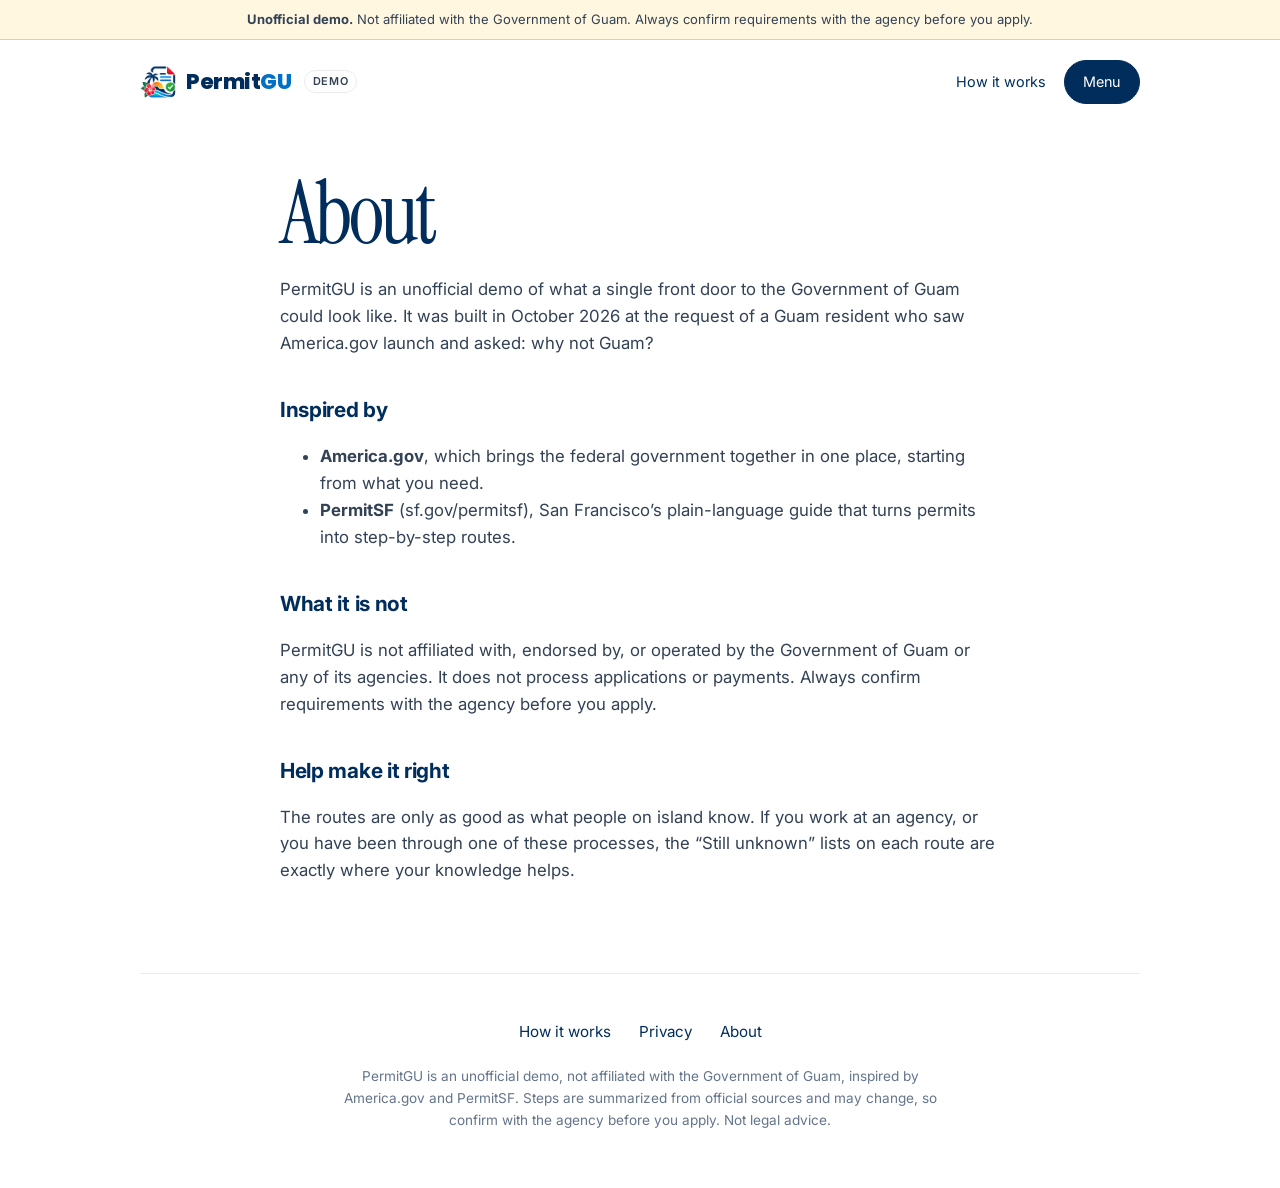
<file: about.html>
<!doctype html>
<html lang="en">
<head>
<meta charset="utf-8">
<meta name="viewport" content="width=device-width, initial-scale=1">
<title>About | PermitGU (unofficial demo)</title>
<meta name="description" content="Why PermitGU exists. Not a Government of Guam website.">
<link rel="preconnect" href="https://fonts.googleapis.com"><link rel="preconnect" href="https://fonts.gstatic.com" crossorigin>
<link href="https://fonts.googleapis.com/css2?family=Instrument+Serif&family=Inter:wght@400;500;600&family=Poppins:wght@700;800&display=swap" rel="stylesheet">
<link rel="icon" href="favicon-48.png" type="image/png">
<link rel="apple-touch-icon" href="apple-touch-icon.png">
<meta name="theme-color" content="#012d5c">
<meta property="og:image" content="https://guamgov.vercel.app/logo-full.png">
<link rel="stylesheet" href="styles.css">
<script data-posthog-fleet>(function(){if(window.__posthogFleet)return;window.__posthogFleet=1;var s=document.createElement('script');s.async=true;s.src='https://us-assets.i.posthog.com/static/array.js';s.onload=function(){if(!window.posthog||!window.posthog.init)return;window.posthog.init('phc_FCpCP9mIsb9IcxpX0Qqi6FmJ48sVvscAYIrZmtRHIq4',{api_host:'https://us.i.posthog.com',person_profiles:'identified_only',capture_pageview:'history_change',capture_pageleave:true,autocapture:false,disable_session_recording:true,disable_surveys:true,loaded:function(p){p.register({site:location.hostname})}});};document.head.appendChild(s);})();</script>
</head>
<body>
<div class="demo"><strong>Unofficial demo.</strong> Not affiliated with the Government of Guam. Always confirm requirements with the agency before you apply.</div>
<div class="wrap">
<nav class="nav"><a class="brand" href="/" aria-label="PermitGU home"><img class="mark" src="logo-mark.png" width="36" height="36" alt=""><span class="wm">Permit<b>GU</b></span><span class="demo-pill">Demo</span></a>
<span class="navlinks"><a class="hide-sm" href="/how-it-works">How it works</a><a class="pill" href="/#all">Browse all</a></span></nav>
<article class="prose">
<h1>About</h1>
<p>PermitGU is an unofficial demo of what a single front door to the Government of Guam could look like. It was built in October 2026 at the request of a Guam resident who saw America.gov launch and asked: why not Guam?</p>
<h2>Inspired by</h2>
<ul><li><strong>America.gov</strong>, which brings the federal government together in one place, starting from what you need.</li><li><strong>PermitSF</strong> (sf.gov/permitsf), San Francisco&rsquo;s plain-language guide that turns permits into step-by-step routes.</li></ul>
<h2>What it is not</h2>
<p>PermitGU is not affiliated with, endorsed by, or operated by the Government of Guam or any of its agencies. It does not process applications or payments. Always confirm requirements with the agency before you apply.</p>
<h2>Help make it right</h2>
<p>The routes are only as good as what people on island know. If you work at an agency, or you have been through one of these processes, the &ldquo;Still unknown&rdquo; lists on each route are exactly where your knowledge helps.</p>
</article>
<footer class="foot">
<nav aria-label="Footer"><a href="/how-it-works">How it works</a><a href="/privacy">Privacy</a><a href="/about">About</a></nav>
<p>PermitGU is an unofficial demo, not affiliated with the Government of Guam, inspired by America.gov and PermitSF. Steps are summarized from official sources and may change, so confirm with the agency before you apply. Not legal advice.</p>
</footer>
</div>
<script src="menu.js" defer></script>
</body>
</html>
</file>
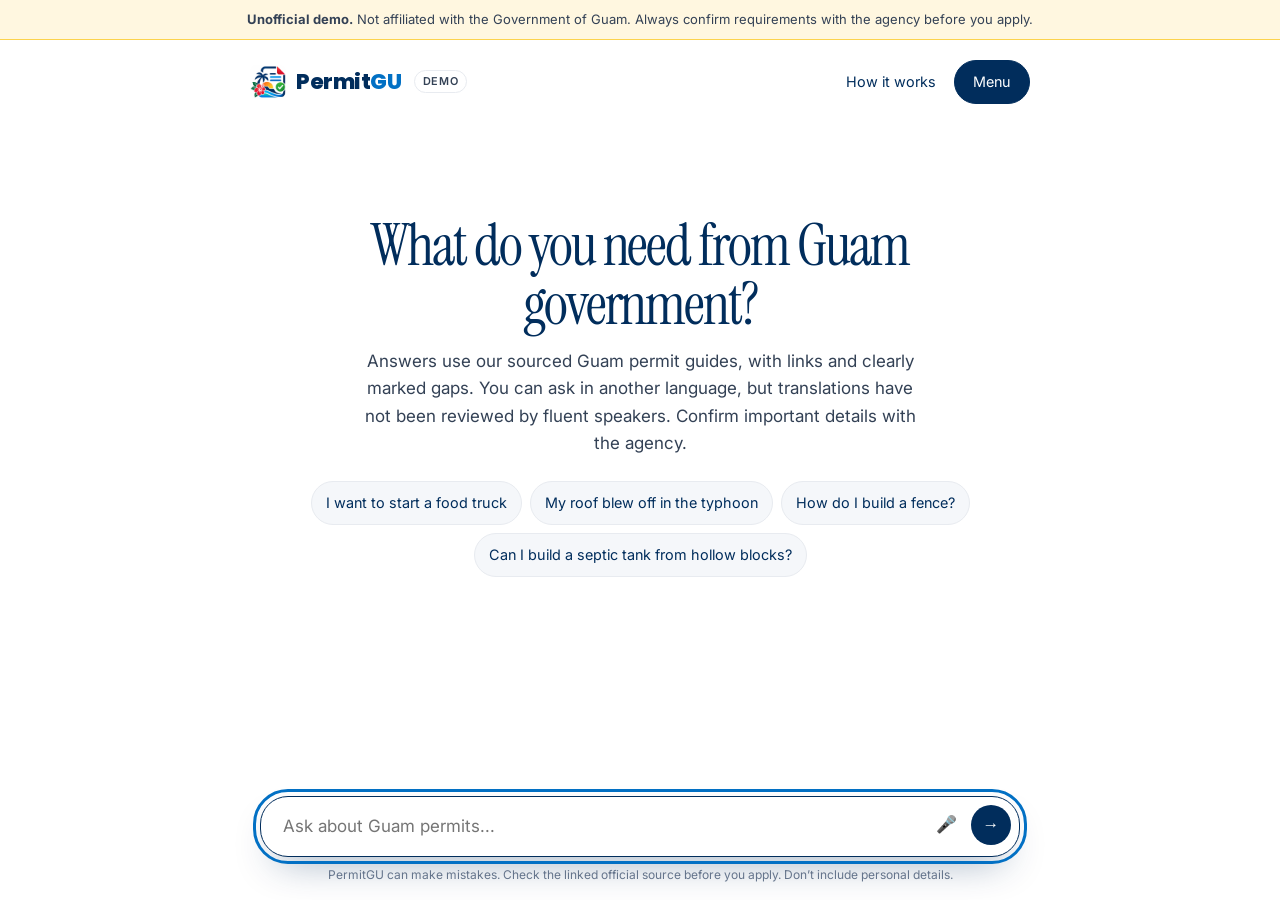
<file: ask.html>
<!doctype html>
<html lang="en">
<head>
<meta charset="utf-8">
<meta name="viewport" content="width=device-width, initial-scale=1">
<title>Ask | PermitGU (unofficial demo)</title>
<meta name="description" content="Ask PermitGU about Guam permits. Sourced guides, linked references, and clearly marked gaps. Not a Government of Guam website.">
<meta name="robots" content="noindex">
<link rel="preconnect" href="https://fonts.googleapis.com"><link rel="preconnect" href="https://fonts.gstatic.com" crossorigin>
<link href="https://fonts.googleapis.com/css2?family=Instrument+Serif&family=Inter:wght@400;500;600&family=Poppins:wght@700;800&display=swap" rel="stylesheet">
<link rel="icon" href="favicon-48.png" type="image/png">
<link rel="apple-touch-icon" href="apple-touch-icon.png">
<meta name="theme-color" content="#012d5c">
<link rel="stylesheet" href="styles.css">
<link rel="canonical" href="https://permitgu.vercel.app/ask">
<meta property="og:type" content="website">
<meta property="og:site_name" content="PermitGU">
<meta property="og:url" content="https://permitgu.vercel.app/ask">
<meta property="og:title" content="Ask | PermitGU (unofficial demo)">
<meta property="og:description" content="Ask PermitGU about Guam permits. Sourced guides, linked references, and clearly marked gaps. Not a Government of Guam website.">
<meta property="og:image" content="https://permitgu.vercel.app/social-preview.png">
<meta property="og:image:width" content="1200">
<meta property="og:image:height" content="630">
<meta property="og:image:alt" content="PermitGU, an unofficial Guam permit guide">
<meta name="twitter:card" content="summary_large_image">
<script data-posthog-fleet>(function(){if(window.__posthogFleet)return;window.__posthogFleet=1;var s=document.createElement('script');s.async=true;s.src='https://us-assets.i.posthog.com/static/array.js';s.onload=function(){if(!window.posthog||!window.posthog.init)return;window.posthog.init('phc_FCpCP9mIsb9IcxpX0Qqi6FmJ48sVvscAYIrZmtRHIq4',{api_host:'https://us.i.posthog.com',person_profiles:'identified_only',capture_pageview:'history_change',capture_pageleave:true,autocapture:false,disable_session_recording:true,disable_surveys:true,loaded:function(p){p.register({site:location.hostname})}});};document.head.appendChild(s);})();</script>
</head>
<body class="chat-page">
<a class="skip" href="#composer">Skip to message input</a>
<div class="demo"><strong>Unofficial demo.</strong> Not affiliated with the Government of Guam. Always confirm requirements with the agency before you apply.</div>
<div class="wrap chat-wrap">
<nav class="nav"><a class="brand" href="/" aria-label="PermitGU home"><img class="mark" src="logo-mark.png" width="36" height="36" alt=""><span class="wm">Permit<b>GU</b></span><span class="demo-pill">Demo</span></a>
<span class="navlinks"><a class="pill menu" href="/#all">Menu</a></span></nav>

<main id="thread" class="thread" aria-label="Questions and answers">
<div class="empty" id="empty">
<h1>What do you need from Guam government?</h1>
<p>Answers use our sourced Guam permit guides, with links and clearly marked gaps. You can ask in another language, but translations have not been reviewed by fluent speakers. Confirm important details with the agency.</p>
<div class="suggest" id="suggest"></div>
</div>
</main>
</div>

<form class="composer" id="composer" onsubmit="return false" role="search" aria-label="Ask PermitGU">
<textarea id="cq" rows="1" placeholder="Ask about Guam permits..." aria-label="Ask anything about Guam permits" maxlength="500"></textarea>
<button type="button" class="mic" id="mic" aria-label="Speak your question" hidden>&#127908;</button>
<button type="submit" class="send" id="send" aria-label="Send">&rarr;</button>
<p class="fine">PermitGU can make mistakes. Check the linked official source before you apply. Don&rsquo;t include personal details.</p>
<p class="sr-only" id="answer-status" role="status" aria-live="polite"></p>
</form>

<script>
const thread=document.getElementById('thread'),cq=document.getElementById('cq'),empty=document.getElementById('empty');
const ROUTES={'food-truck':['Start a food truck','/food-truck'],'typhoon-repair':['Repair typhoon damage','/typhoon-repair'],'build':['Build a house, addition, or fence','/build'],'clear-grade':['Clear, grade, or install septic','/clear-grade'],'events':['Hold an event or fiesta booth','/events'],'zoning':['Check zoning or change land use','/zoning'],'public-spaces':['Work on a road or driveway','/public-spaces'],'help':['Get help, check a permit, or appeal','/help']};
const FOLLOW={'food-truck':['How do I get a health certificate?','Can I sell food at a village fiesta?','What does the Fire Department check?'],
 'typhoon-repair':['How do I check a contractor\'s license?','When does a roof repair need a permit?','What if more than half my house was damaged?'],
 'build':['What goes in a plot plan?','How are building permit fees set?','When does my permit expire?'],
 'clear-grade':['Can I burn cleared brush?','What are the 2024 septic rules?','Which agencies sign off on clearing?'],
 'events':['Do I need a permit to sell food at a fiesta?','How do I reserve a park pavilion?','Can I serve alcohol at my event?'],
 'zoning':['What zone is my lot in?','How do I get a variance?','How much does a zone change cost?'],
 'public-spaces':['Do I need a permit to dig near the road?','How do I get a water meter?','How do I get power connected?'],
 'help':['Where is the permit center?','How do I appeal a denied permit?','Can I check my permit status online?'],
 'services':['How do I renew my driver\'s license?','How do I open a business?','Where do I pay a government bill?']};
const STARTERS=['I want to start a food truck','My roof blew off in the typhoon','How do I build a fence?','Can I build a septic tank from hollow blocks?'];
let busy=false;
const send=document.getElementById('send'),status=document.getElementById('answer-status');
function setBusy(value){busy=value;send.disabled=value;thread.setAttribute('aria-busy',String(value));status.textContent=value?'Getting an answer.':'Answer finished.'}
const scrollBehavior=()=>matchMedia('(prefers-reduced-motion: reduce)').matches?'auto':'smooth';

const esc=s=>s.replace(/[&<>"]/g,c=>({'&':'&amp;','<':'&lt;','>':'&gt;','"':'&quot;'}[c]));
// Minimal, safe Markdown: escape first, then bold, lists, paragraphs, and [n] citations.
function md(src,sources){
  let h=esc(src).replace(/\*\*(.+?)\*\*/g,'<strong>$1</strong>');
  h=h.replace(/\[(\d+(?:\s*,\s*\d+)*)\]/g,(m,g)=>g.split(/\s*,\s*/).map(n=>{const s=sources[+n-1];return s?`<a class="cite" href="${esc(s.url)}" target="_blank" rel="noopener" title="${esc(s.title)}">${n}</a>`:''}).join(''));
  const out=[];let list=null;
  for(const line of h.split(/\n/)){
    const ol=line.match(/^\s*\d+[.)]\s+(.*)/),ul=line.match(/^\s*[-*•]\s+(.*)/);
    if(ol||ul){const tag=ol?'ol':'ul';if(!list||list.tag!==tag){if(list)out.push(`</${list.tag}>`);list={tag};out.push(`<${tag}>`)}out.push(`<li>${(ol||ul)[1]}</li>`)}
    else{if(list){out.push(`</${list.tag}>`);list=null}if(line.trim())out.push(`<p>${line}</p>`)}
  }
  if(list)out.push(`</${list.tag}>`);
  return out.join('');
}
function cited(text,sources){const used=new Set();for(const m of text.matchAll(/\[(\d+(?:\s*,\s*\d+)*)\]/g))m[1].split(/\s*,\s*/).forEach(n=>used.add(+n));return sources.filter((s,i)=>used.has(i+1)).map(s=>({...s,n:sources.indexOf(s)+1}))}
function chip(label,on){const b=document.createElement('button');b.type='button';b.className='chip';b.textContent=label;b.onclick=on;return b}

async function ask(q){
  q=q.trim().slice(0,500);if(!q||busy)return;setBusy(true);empty.hidden=true;
  const you=document.createElement('div');you.className='msg you';you.textContent=q;thread.appendChild(you);
  const a=document.createElement('article');a.className='msg ai';a.innerHTML='<div class="body"><span class="typing" aria-label="Thinking"><i></i><i></i><i></i></span></div>';thread.appendChild(a);
  a.scrollIntoView({behavior:scrollBehavior(),block:'start'});
  const body=a.querySelector('.body');let meta=null,text='',err=null;
  const controller=new AbortController(),timeout=setTimeout(()=>controller.abort(),60000);
  let complete=false;
  try{
    const r=await fetch('/api/ask',{method:'POST',headers:{'Content-Type':'application/json'},body:JSON.stringify({q}),signal:controller.signal});
    if(!r.ok||!r.body){let code='';try{code=(await r.json()).error}catch(e){}err=r.status===429?'rate':r.status===503&&code==='not_configured'?'off':'fail'}
    else{const rd=r.body.getReader(),dec=new TextDecoder();let buf='';
      for(;;){const{value,done}=await rd.read();if(done)break;buf+=dec.decode(value,{stream:true});let i;
        while((i=buf.indexOf('\n'))>=0){const line=buf.slice(0,i);buf=buf.slice(i+1);if(!line.trim())continue;const j=JSON.parse(line);
          if(j.meta&&Array.isArray(j.meta.sources))meta=j.meta;if(j.t){text+=j.t;body.innerHTML=md(text,meta?meta.sources:[])}if(j.error)err='fail';if(j.done)complete=true}}}
  }catch(e){err='fail'}finally{clearTimeout(timeout)}
  if(!complete||!meta)err='fail';
  if(err||!text){
    const msgs={off:'AI answers are not switched on yet for this demo.',rate:'The question limit has been reached. Try again in up to an hour, or open a permit guide below.',fail:'The answer could not be completed. Try again or use a permit guide below.'};
    body.innerHTML=`<p class="err">${msgs[err||'fail']}</p>`;
    const row=document.createElement('div');row.className='chips';
    if(err!=='off')row.appendChild(chip('Try again',()=>{a.remove();you.remove();busy=false;ask(q)}));
    Object.values(ROUTES).forEach(([t,u])=>{const l=document.createElement('a');l.className='chip';l.href=u;l.textContent=t;row.appendChild(l)});
    a.appendChild(row);setBusy(false);status.textContent='Could not finish the answer. Try again or open a permit guide.';try{posthog.capture('ask_error',{kind:err||'empty'})}catch(e){}return;
  }
  body.innerHTML=md(text,meta.sources);
  const used=cited(text,meta.sources);
  if(used.length){const s=document.createElement('div');s.className='sources';s.innerHTML='<h2>Sources</h2>'+used.map(x=>`<a href="${esc(x.url)}" target="_blank" rel="noopener"><span>${x.n}</span>${esc(x.title)}</a>`).join('');a.appendChild(s)}
  const rt=ROUTES[meta.topic];
  const row=document.createElement('div');row.className='chips';
  if(rt){const l=document.createElement('a');l.className='chip strong';l.href=rt[1];l.textContent='Open the full route: '+rt[0]+' →';row.appendChild(l)}
  (FOLLOW[meta.topic]||[]).filter(f=>f.toLowerCase()!==q.toLowerCase()).slice(0,3).forEach(f=>row.appendChild(chip(f,()=>ask(f))));
  if(row.children.length)a.appendChild(row);
  const fb=document.createElement('div');fb.className='feedback';fb.innerHTML='<span>Was this helpful?</span>';
  [['\u{1F44D}','up','Helpful'],['\u{1F44E}','down','Not helpful']].forEach(([e,v,l])=>{const b=chip(e,()=>{try{posthog.capture('answer_feedback',{rating:v,topic:meta.topic,model:meta.model})}catch(x){}fb.innerHTML='<span>Thanks for the feedback.</span>'});b.setAttribute('aria-label',l);fb.appendChild(b)});
  a.appendChild(fb);
  try{posthog.capture('answer_shown',{topic:meta.topic,model:meta.model,path:meta.path})}catch(e){}
  setBusy(false);
  a.tabIndex=-1;
  status.textContent='Answer ready. Sources and follow-up questions are below your question.';
}

document.getElementById('composer').addEventListener('submit',()=>{if(busy||!cq.value.trim())return;const v=cq.value;cq.value='';cq.style.height='';ask(v)});
cq.addEventListener('keydown',e=>{if(e.key==='Enter'&&!e.shiftKey&&!e.isComposing){e.preventDefault();document.getElementById('composer').requestSubmit()}});
cq.addEventListener('input',()=>{cq.style.height='auto';cq.style.height=Math.min(cq.scrollHeight,160)+'px'});
STARTERS.forEach(s=>document.getElementById('suggest').appendChild(chip(s,()=>ask(s))));

// Voice input with the browser's built-in speech recognition, where available.
const SR=window.SpeechRecognition||window.webkitSpeechRecognition,mic=document.getElementById('mic');
if(SR){mic.hidden=false;mic.onclick=()=>{const r=new SR();r.lang=navigator.language||'en-US';r.interimResults=false;mic.classList.add('on');
  r.onresult=e=>{cq.value=e.results[0][0].transcript;cq.dispatchEvent(new Event('input'))};r.onend=()=>mic.classList.remove('on');r.onerror=()=>{mic.classList.remove('on');status.textContent='Voice input is unavailable. Please type your question.'};try{r.start()}catch(e){mic.classList.remove('on');status.textContent='Voice input is unavailable. Please type your question.'}}}

// A question handed over from the homepage (sessionStorage, never the URL).
let handed=null;try{handed=sessionStorage.getItem('pgq');sessionStorage.removeItem('pgq')}catch(e){}
if(handed)ask(handed);else if(matchMedia('(pointer: fine)').matches)cq.focus();
</script>
<script src="menu.js" defer></script>
</body>
</html>
</file>
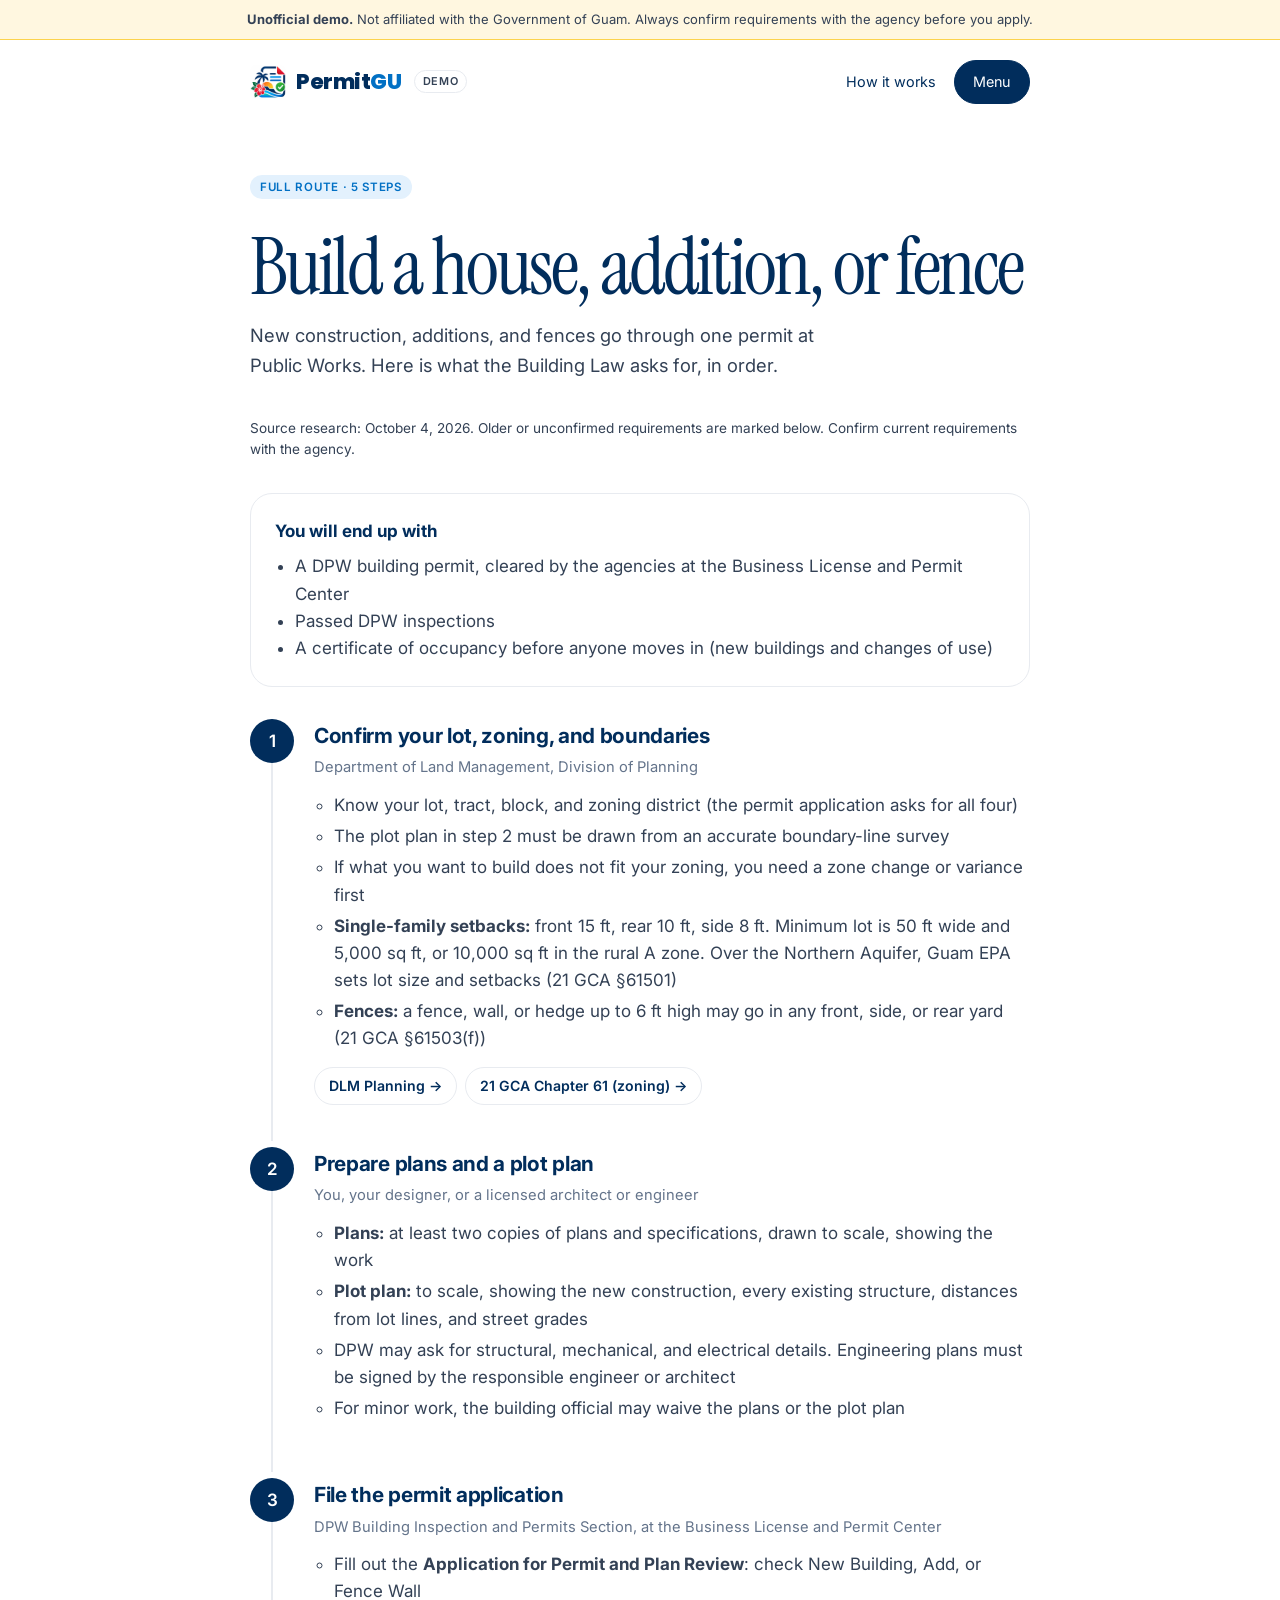
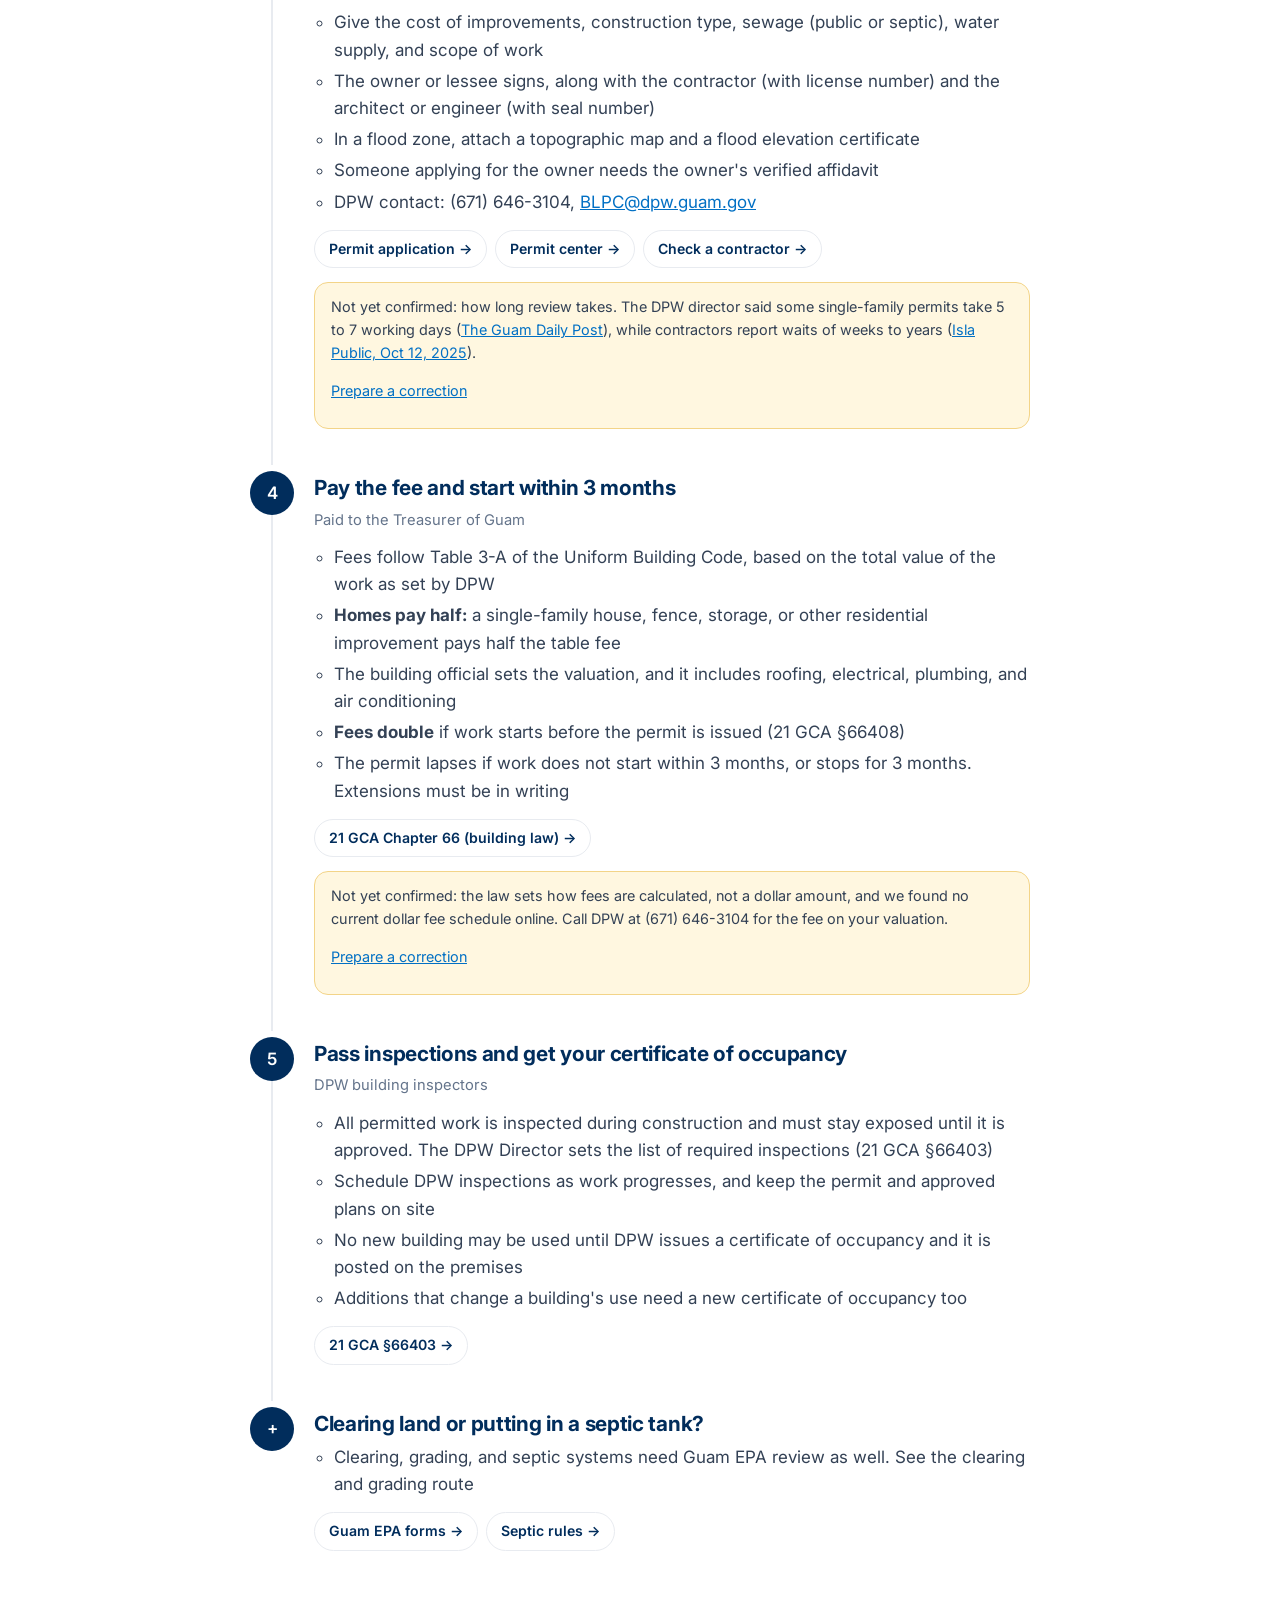
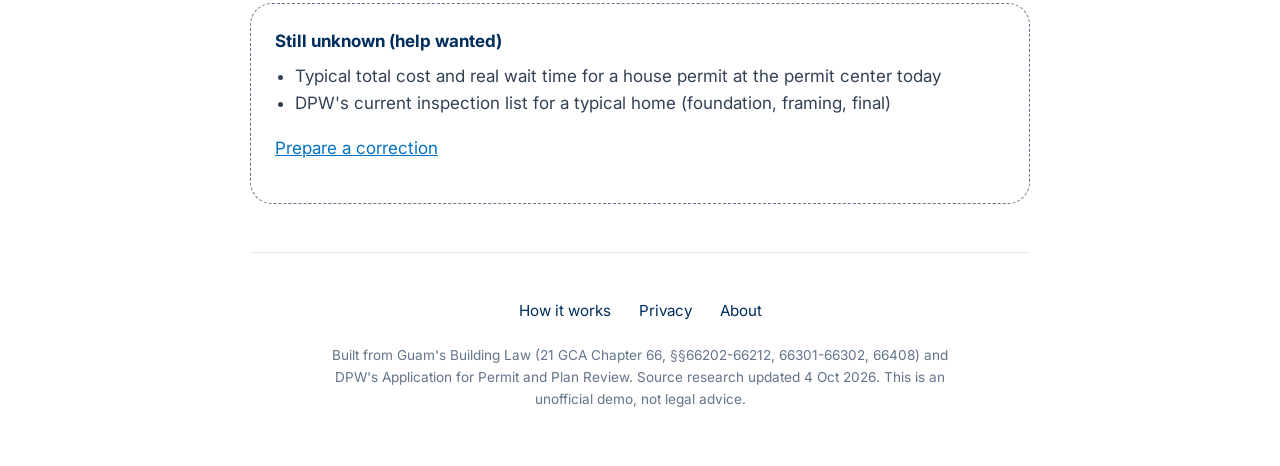
<file: build.html>
<!doctype html>
<html lang="en">
<head>
<meta charset="utf-8">
<meta name="viewport" content="width=device-width, initial-scale=1">
<title>Build a House, Addition, or Fence on Guam | PermitGU (unofficial demo)</title>
<meta name="description" content="Unofficial, plain-language route for a building permit on Guam: zoning, plans and plot plan, DPW application, fees, inspections, and certificate of occupancy. Not a Government of Guam website.">
<link rel="preconnect" href="https://fonts.googleapis.com"><link rel="preconnect" href="https://fonts.gstatic.com" crossorigin>
<link href="https://fonts.googleapis.com/css2?family=Instrument+Serif&family=Inter:wght@400;500;600&family=Poppins:wght@700;800&display=swap" rel="stylesheet">
<link rel="icon" href="favicon-48.png" type="image/png">
<link rel="apple-touch-icon" href="apple-touch-icon.png">
<meta name="theme-color" content="#012d5c">
<link rel="canonical" href="https://permitgu.vercel.app/build">
<meta property="og:type" content="website">
<meta property="og:site_name" content="PermitGU">
<meta property="og:url" content="https://permitgu.vercel.app/build">
<meta property="og:title" content="Build a House, Addition, or Fence on Guam | PermitGU (unofficial demo)">
<meta property="og:description" content="Unofficial, plain-language route for a building permit on Guam: zoning, plans and plot plan, DPW application, fees, inspections, and certificate of occupancy. Not a Government of Guam website.">
<meta property="og:image" content="https://permitgu.vercel.app/social-preview.png">
<meta property="og:image:width" content="1200">
<meta property="og:image:height" content="630">
<meta property="og:image:alt" content="PermitGU, an unofficial Guam permit guide">
<meta name="twitter:card" content="summary_large_image">
<link rel="stylesheet" href="styles.css">
<script data-posthog-fleet>(function(){if(window.__posthogFleet)return;window.__posthogFleet=1;var s=document.createElement('script');s.async=true;s.src='https://us-assets.i.posthog.com/static/array.js';s.onload=function(){if(!window.posthog||!window.posthog.init)return;window.posthog.init('phc_FCpCP9mIsb9IcxpX0Qqi6FmJ48sVvscAYIrZmtRHIq4',{api_host:'https://us.i.posthog.com',person_profiles:'identified_only',capture_pageview:'history_change',capture_pageleave:true,autocapture:false,disable_session_recording:true,disable_surveys:true,loaded:function(p){p.register({site:location.hostname})}});};document.head.appendChild(s);})();</script>
</head>
<body>
<a class="skip" href="#main">Skip to main content</a>
<div class="demo"><strong>Unofficial demo.</strong> Not affiliated with the Government of Guam. Always confirm requirements with the agency before you apply.</div>
<div class="wrap" style="max-width:820px">
<nav class="nav"><a class="brand" href="/" aria-label="PermitGU home"><img class="mark" src="logo-mark.png" width="36" height="36" alt=""><span class="wm">Permit<b>GU</b></span><span class="demo-pill">Demo</span></a><a class="pill" href="/#all">&larr; All permits</a></nav>

<main id="main">
<header class="route-hero">
<span class="tag">Full route &middot; 5 steps</span>
<h1>Build a house, addition, or fence</h1>
<p>New construction, additions, and fences go through one permit at Public Works. Here is what the Building Law asks for, in order.</p>
</header>
<p class="source-date">Source research: <time datetime="2026-10-04">October 4, 2026</time>. Older or unconfirmed requirements are marked below. Confirm current requirements with the agency.</p>

<div class="summary"><strong>You will end up with</strong>
<ul><li>A DPW building permit, cleared by the agencies at the Business License and Permit Center</li><li>Passed DPW inspections</li><li>A certificate of occupancy before anyone moves in (new buildings and changes of use)</li></ul></div>

<ol class="steps">
<li><span class="num">1</span><h2>Confirm your lot, zoning, and boundaries</h2>
<p class="who">Department of Land Management, Division of Planning</p>
<ul>
<li>Know your lot, tract, block, and zoning district (the permit application asks for all four)</li>
<li>The plot plan in step 2 must be drawn from an accurate boundary-line survey</li>
<li>If what you want to build does not fit your zoning, you need a zone change or variance first</li>
<li><strong>Single-family setbacks:</strong> front 15 ft, rear 10 ft, side 8 ft. Minimum lot is 50 ft wide and 5,000 sq ft, or 10,000 sq ft in the rural A zone. Over the Northern Aquifer, Guam EPA sets lot size and setbacks (21 GCA &sect;61501)</li>
<li><strong>Fences:</strong> a fence, wall, or hedge up to 6 ft high may go in any front, side, or rear yard (21 GCA &sect;61503(f))</li>
</ul>
<div class="links"><a href="https://dlm.guam.gov/division-of-planning/" target="_blank" rel="noopener">DLM Planning &rarr;</a><a href="https://col.guamcourts.gov/sites/default/files/21gc061_Q.pdf" target="_blank" rel="noopener">21 GCA Chapter 61 (zoning) &rarr;</a></div></li>

<li><span class="num">2</span><h2>Prepare plans and a plot plan</h2>
<p class="who">You, your designer, or a licensed architect or engineer</p>
<ul>
<li><strong>Plans:</strong> at least two copies of plans and specifications, drawn to scale, showing the work</li>
<li><strong>Plot plan:</strong> to scale, showing the new construction, every existing structure, distances from lot lines, and street grades</li>
<li>DPW may ask for structural, mechanical, and electrical details. Engineering plans must be signed by the responsible engineer or architect</li>
<li>For minor work, the building official may waive the plans or the plot plan</li>
</ul></li>

<li><span class="num">3</span><h2>File the permit application</h2>
<p class="who">DPW Building Inspection and Permits Section, at the Business License and Permit Center</p>
<ul>
<li>Fill out the <strong>Application for Permit and Plan Review</strong>: check New Building, Add, or Fence Wall</li>
<li>Give the cost of improvements, construction type, sewage (public or septic), water supply, and scope of work</li>
<li>The owner or lessee signs, along with the contractor (with license number) and the architect or engineer (with seal number)</li>
<li>In a flood zone, attach a topographic map and a flood elevation certificate</li>
<li>Someone applying for the owner needs the owner's verified affidavit</li>
<li>DPW contact: (671) 646-3104, <a href="mailto:BLPC@dpw.guam.gov">BLPC@dpw.guam.gov</a></li>
</ul>
<div class="links"><a href="https://bsp.guam.gov/wp-content/uploads/2026/08/DPW-Application-for-Permit-and-Plan-Review-Fillable.pdf" target="_blank" rel="noopener">Permit application &rarr;</a><a href="https://dpw.guam.gov/blpc/" target="_blank" rel="noopener">Permit center &rarr;</a><a href="https://clb.guam.gov/contractors-listing/" target="_blank" rel="noopener">Check a contractor &rarr;</a></div>
<div class="check">Not yet confirmed: how long review takes. The DPW director said some single-family permits take 5 to 7 working days (<a href="https://www.postguam.com/news/local/abandoned-cars-faster-building-permits-focus-of-dpw-oversight/article_ada0be78-2518-4c0b-a828-fb1954c5608b.html" target="_blank" rel="noopener">The Guam Daily Post</a>), while contractors report waits of weeks to years (<a href="https://www.islapublic.org/news/2025-10-12/testimony-supports-allowing-outside-help-for-permit-reviews" target="_blank" rel="noopener">Isla Public, Oct 12, 2025</a>).</div></li>

<li><span class="num">4</span><h2>Pay the fee and start within 3 months</h2>
<p class="who">Paid to the Treasurer of Guam</p>
<ul>
<li>Fees follow Table 3-A of the Uniform Building Code, based on the total value of the work as set by DPW</li>
<li><strong>Homes pay half:</strong> a single-family house, fence, storage, or other residential improvement pays half the table fee</li>
<li>The building official sets the valuation, and it includes roofing, electrical, plumbing, and air conditioning</li>
<li><strong>Fees double</strong> if work starts before the permit is issued (21 GCA &sect;66408)</li>
<li>The permit lapses if work does not start within 3 months, or stops for 3 months. Extensions must be in writing</li>
</ul>
<div class="links"><a href="https://col.guamcourts.gov/sites/default/files/21gc066_Q.pdf" target="_blank" rel="noopener">21 GCA Chapter 66 (building law) &rarr;</a></div>
<div class="check">Not yet confirmed: the law sets how fees are calculated, not a dollar amount, and we found no current dollar fee schedule online. Call DPW at (671) 646-3104 for the fee on your valuation.</div></li>

<li><span class="num">5</span><h2>Pass inspections and get your certificate of occupancy</h2>
<p class="who">DPW building inspectors</p>
<ul>
<li>All permitted work is inspected during construction and must stay exposed until it is approved. The DPW Director sets the list of required inspections (21 GCA &sect;66403)</li>
<li>Schedule DPW inspections as work progresses, and keep the permit and approved plans on site</li>
<li>No new building may be used until DPW issues a certificate of occupancy and it is posted on the premises</li>
<li>Additions that change a building's use need a new certificate of occupancy too</li>
</ul>
<div class="links"><a href="https://col.guamcourts.gov/sites/default/files/21gc066_Q.pdf" target="_blank" rel="noopener">21 GCA &sect;66403 &rarr;</a></div></li>

<li><span class="num">+</span><h2>Clearing land or putting in a septic tank?</h2>
<ul><li>Clearing, grading, and septic systems need Guam EPA review as well. See the clearing and grading route</li></ul>
<div class="links"><a href="https://epa.guam.gov/applications/" target="_blank" rel="noopener">Guam EPA forms &rarr;</a><a href="https://epa.guam.gov/toilets/" target="_blank" rel="noopener">Septic rules &rarr;</a></div></li>
</ol>

<div class="open"><strong>Still unknown (help wanted)</strong>
<ul>
<li>Typical total cost and real wait time for a house permit at the permit center today</li>
<li>DPW's current inspection list for a typical home (foundation, framing, final)</li>
</ul></div>

</main>
<footer class="foot">
<nav aria-label="Footer"><a href="/how-it-works">How it works</a><a href="/privacy">Privacy</a><a href="/about">About</a></nav>
<p>Built from Guam's Building Law (21 GCA Chapter 66, &sect;&sect;66202-66212, 66301-66302, 66408) and DPW's Application for Permit and Plan Review. Source research updated 4 Oct 2026. This is an unofficial demo, not legal advice.</p>
</footer>
</div>
<script src="menu.js" defer></script>
</body>
</html>
</file>
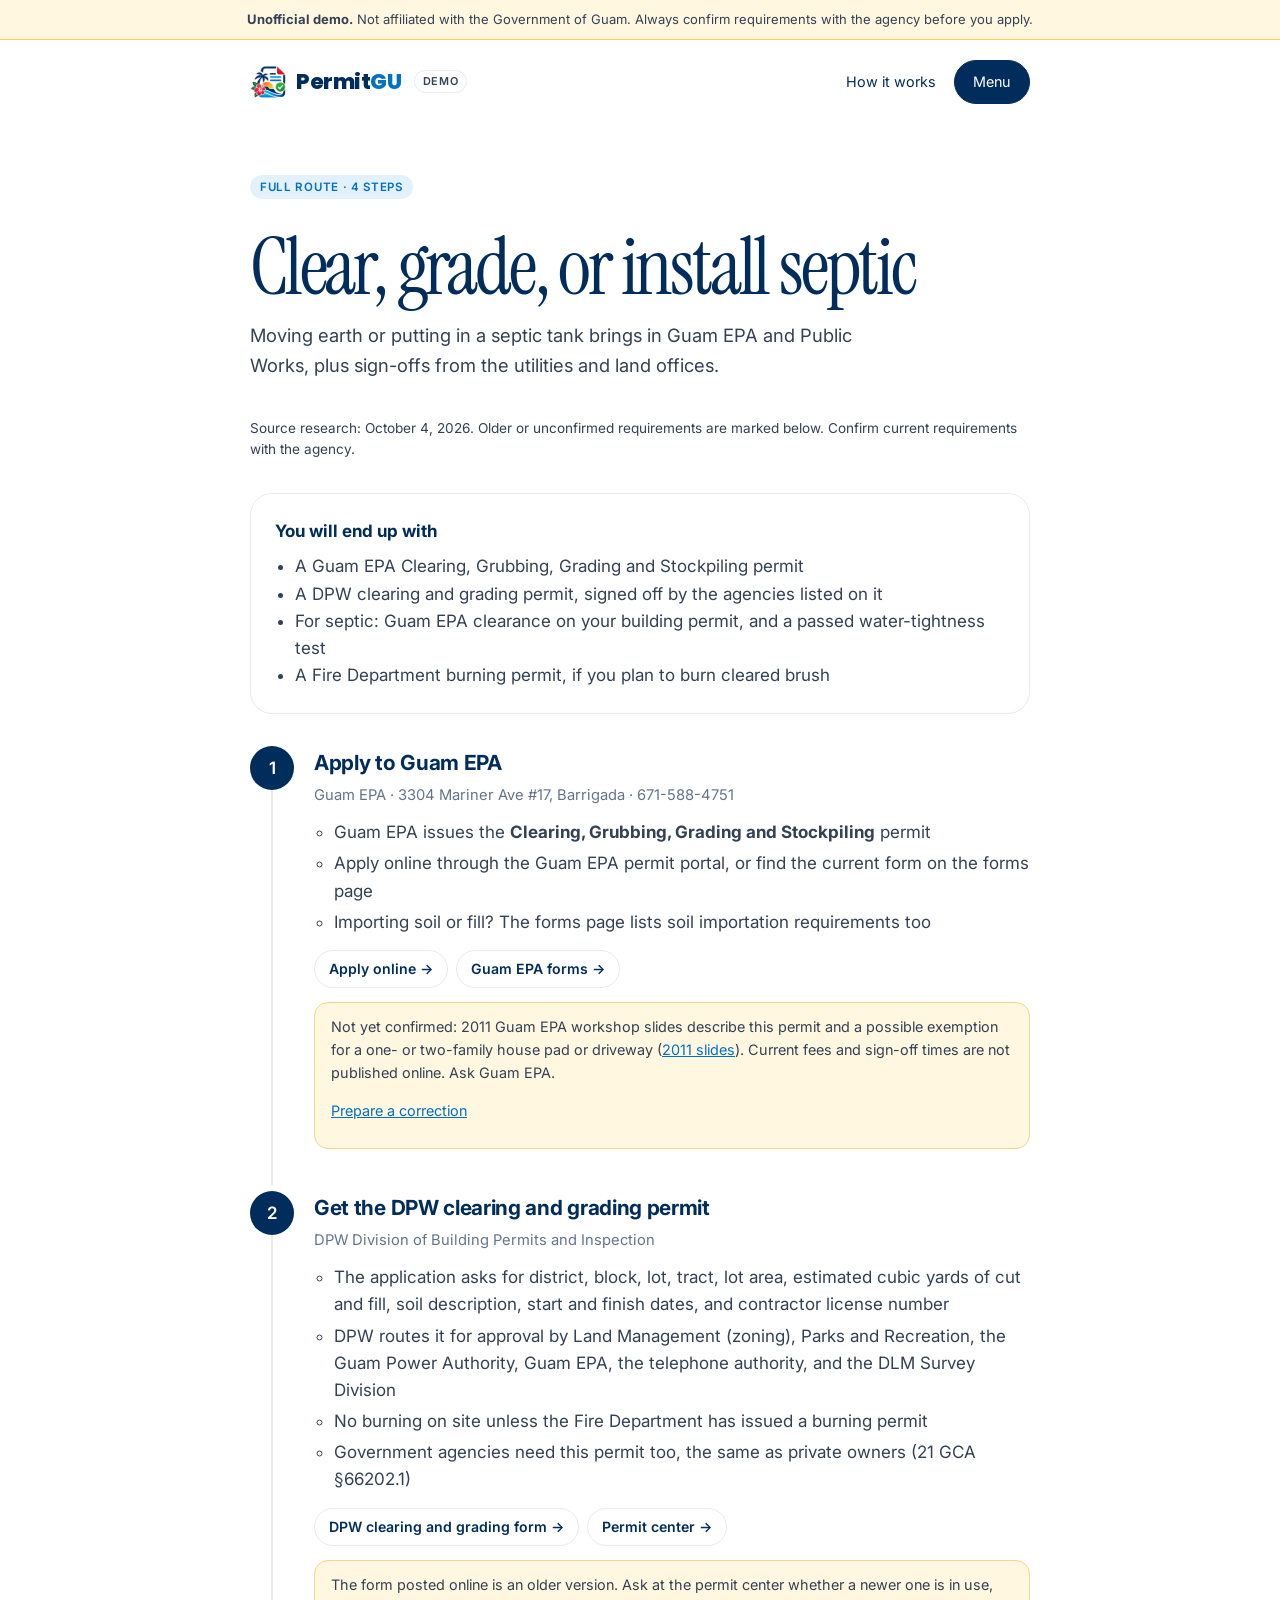
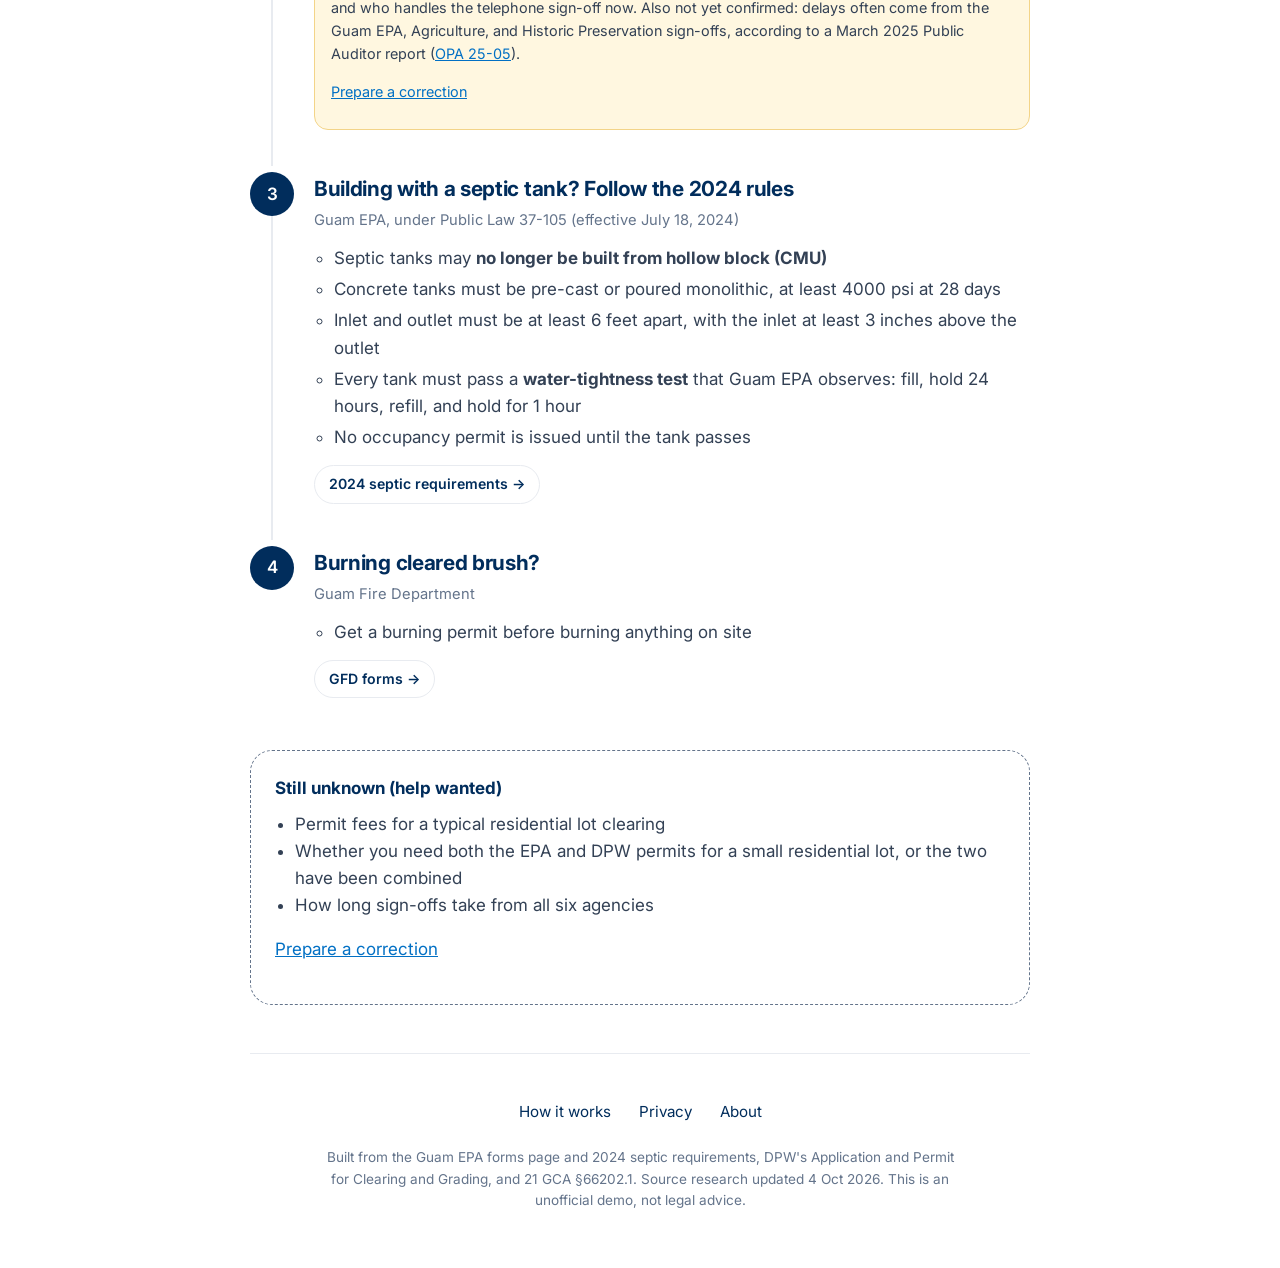
<file: clear-grade.html>
<!doctype html>
<html lang="en">
<head>
<meta charset="utf-8">
<meta name="viewport" content="width=device-width, initial-scale=1">
<title>Clear, Grade, or Install Septic on Guam | PermitGU (unofficial demo)</title>
<meta name="description" content="Unofficial, plain-language route for clearing, grading, and septic on Guam: Guam EPA permit, DPW clearing and grading permit, agency sign-offs, and the 2024 septic rules. Not a Government of Guam website.">
<link rel="preconnect" href="https://fonts.googleapis.com"><link rel="preconnect" href="https://fonts.gstatic.com" crossorigin>
<link href="https://fonts.googleapis.com/css2?family=Instrument+Serif&family=Inter:wght@400;500;600&family=Poppins:wght@700;800&display=swap" rel="stylesheet">
<link rel="icon" href="favicon-48.png" type="image/png">
<link rel="apple-touch-icon" href="apple-touch-icon.png">
<meta name="theme-color" content="#012d5c">
<link rel="canonical" href="https://permitgu.vercel.app/clear-grade">
<meta property="og:type" content="website">
<meta property="og:site_name" content="PermitGU">
<meta property="og:url" content="https://permitgu.vercel.app/clear-grade">
<meta property="og:title" content="Clear, Grade, or Install Septic on Guam | PermitGU (unofficial demo)">
<meta property="og:description" content="Unofficial, plain-language route for clearing, grading, and septic on Guam: Guam EPA permit, DPW clearing and grading permit, agency sign-offs, and the 2024 septic rules. Not a Government of Guam website.">
<meta property="og:image" content="https://permitgu.vercel.app/social-preview.png">
<meta property="og:image:width" content="1200">
<meta property="og:image:height" content="630">
<meta property="og:image:alt" content="PermitGU, an unofficial Guam permit guide">
<meta name="twitter:card" content="summary_large_image">
<link rel="stylesheet" href="styles.css">
<script data-posthog-fleet>(function(){if(window.__posthogFleet)return;window.__posthogFleet=1;var s=document.createElement('script');s.async=true;s.src='https://us-assets.i.posthog.com/static/array.js';s.onload=function(){if(!window.posthog||!window.posthog.init)return;window.posthog.init('phc_FCpCP9mIsb9IcxpX0Qqi6FmJ48sVvscAYIrZmtRHIq4',{api_host:'https://us.i.posthog.com',person_profiles:'identified_only',capture_pageview:'history_change',capture_pageleave:true,autocapture:false,disable_session_recording:true,disable_surveys:true,loaded:function(p){p.register({site:location.hostname})}});};document.head.appendChild(s);})();</script>
</head>
<body>
<a class="skip" href="#main">Skip to main content</a>
<div class="demo"><strong>Unofficial demo.</strong> Not affiliated with the Government of Guam. Always confirm requirements with the agency before you apply.</div>
<div class="wrap" style="max-width:820px">
<nav class="nav"><a class="brand" href="/" aria-label="PermitGU home"><img class="mark" src="logo-mark.png" width="36" height="36" alt=""><span class="wm">Permit<b>GU</b></span><span class="demo-pill">Demo</span></a><a class="pill" href="/#all">&larr; All permits</a></nav>

<main id="main">
<header class="route-hero">
<span class="tag">Full route &middot; 4 steps</span>
<h1>Clear, grade, or install septic</h1>
<p>Moving earth or putting in a septic tank brings in Guam EPA and Public Works, plus sign-offs from the utilities and land offices.</p>
</header>
<p class="source-date">Source research: <time datetime="2026-10-04">October 4, 2026</time>. Older or unconfirmed requirements are marked below. Confirm current requirements with the agency.</p>

<div class="summary"><strong>You will end up with</strong>
<ul><li>A Guam EPA Clearing, Grubbing, Grading and Stockpiling permit</li><li>A DPW clearing and grading permit, signed off by the agencies listed on it</li><li>For septic: Guam EPA clearance on your building permit, and a passed water-tightness test</li><li>A Fire Department burning permit, if you plan to burn cleared brush</li></ul></div>

<ol class="steps">
<li><span class="num">1</span><h2>Apply to Guam EPA</h2>
<p class="who">Guam EPA &middot; 3304 Mariner Ave #17, Barrigada &middot; 671-588-4751</p>
<ul>
<li>Guam EPA issues the <strong>Clearing, Grubbing, Grading and Stockpiling</strong> permit</li>
<li>Apply online through the Guam EPA permit portal, or find the current form on the forms page</li>
<li>Importing soil or fill? The forms page lists soil importation requirements too</li>
</ul>
<div class="links"><a href="https://permits.epa.guam.gov/" target="_blank" rel="noopener">Apply online &rarr;</a><a href="https://epa.guam.gov/applications/" target="_blank" rel="noopener">Guam EPA forms &rarr;</a></div>
<div class="check">Not yet confirmed: 2011 Guam EPA workshop slides describe this permit and a possible exemption for a one- or two-family house pad or driveway (<a href="https://19january2017snapshot.epa.gov/www3/region9/islands/guam-workshop-2011/pdf/Session06PermittingProjApprovPb07282011.pdf" target="_blank" rel="noopener">2011 slides</a>). Current fees and sign-off times are not published online. Ask Guam EPA.</div></li>

<li><span class="num">2</span><h2>Get the DPW clearing and grading permit</h2>
<p class="who">DPW Division of Building Permits and Inspection</p>
<ul>
<li>The application asks for district, block, lot, tract, lot area, estimated cubic yards of cut and fill, soil description, start and finish dates, and contractor license number</li>
<li>DPW routes it for approval by Land Management (zoning), Parks and Recreation, the Guam Power Authority, Guam EPA, the telephone authority, and the DLM Survey Division</li>
<li>No burning on site unless the Fire Department has issued a burning permit</li>
<li>Government agencies need this permit too, the same as private owners (21 GCA &sect;66202.1)</li>
</ul>
<div class="links"><a href="https://www.govguamdocs.com/dpw/docs/Application%20and%20Permit%20For%20Clearing%20&amp;%20Grading.pdf" target="_blank" rel="noopener">DPW clearing and grading form &rarr;</a><a href="https://dpw.guam.gov/blpc/" target="_blank" rel="noopener">Permit center &rarr;</a></div>
<div class="check">The form posted online is an older version. Ask at the permit center whether a newer one is in use, and who handles the telephone sign-off now. Also not yet confirmed: delays often come from the Guam EPA, Agriculture, and Historic Preservation sign-offs, according to a March 2025 Public Auditor report (<a href="https://gwosa2.opaguam.org/sites/default/files/opa-report-no-25-05.pdf" target="_blank" rel="noopener">OPA 25-05</a>).</div></li>

<li><span class="num">3</span><h2>Building with a septic tank? Follow the 2024 rules</h2>
<p class="who">Guam EPA, under Public Law 37-105 (effective July 18, 2024)</p>
<ul>
<li>Septic tanks may <strong>no longer be built from hollow block (CMU)</strong></li>
<li>Concrete tanks must be pre-cast or poured monolithic, at least 4000 psi at 28 days</li>
<li>Inlet and outlet must be at least 6 feet apart, with the inlet at least 3 inches above the outlet</li>
<li>Every tank must pass a <strong>water-tightness test</strong> that Guam EPA observes: fill, hold 24 hours, refill, and hold for 1 hour</li>
<li>No occupancy permit is issued until the tank passes</li>
</ul>
<div class="links"><a href="https://epa.guam.gov/toilets/" target="_blank" rel="noopener">2024 septic requirements &rarr;</a></div></li>

<li><span class="num">4</span><h2>Burning cleared brush?</h2>
<p class="who">Guam Fire Department</p>
<ul><li>Get a burning permit before burning anything on site</li></ul>
<div class="links"><a href="https://gfd.guam.gov/forms/" target="_blank" rel="noopener">GFD forms &rarr;</a></div></li>
</ol>

<div class="open"><strong>Still unknown (help wanted)</strong>
<ul>
<li>Permit fees for a typical residential lot clearing</li>
<li>Whether you need both the EPA and DPW permits for a small residential lot, or the two have been combined</li>
<li>How long sign-offs take from all six agencies</li>
</ul></div>

</main>
<footer class="foot">
<nav aria-label="Footer"><a href="/how-it-works">How it works</a><a href="/privacy">Privacy</a><a href="/about">About</a></nav>
<p>Built from the Guam EPA forms page and 2024 septic requirements, DPW's Application and Permit for Clearing and Grading, and 21 GCA &sect;66202.1. Source research updated 4 Oct 2026. This is an unofficial demo, not legal advice.</p>
</footer>
</div>
<script src="menu.js" defer></script>
</body>
</html>
</file>
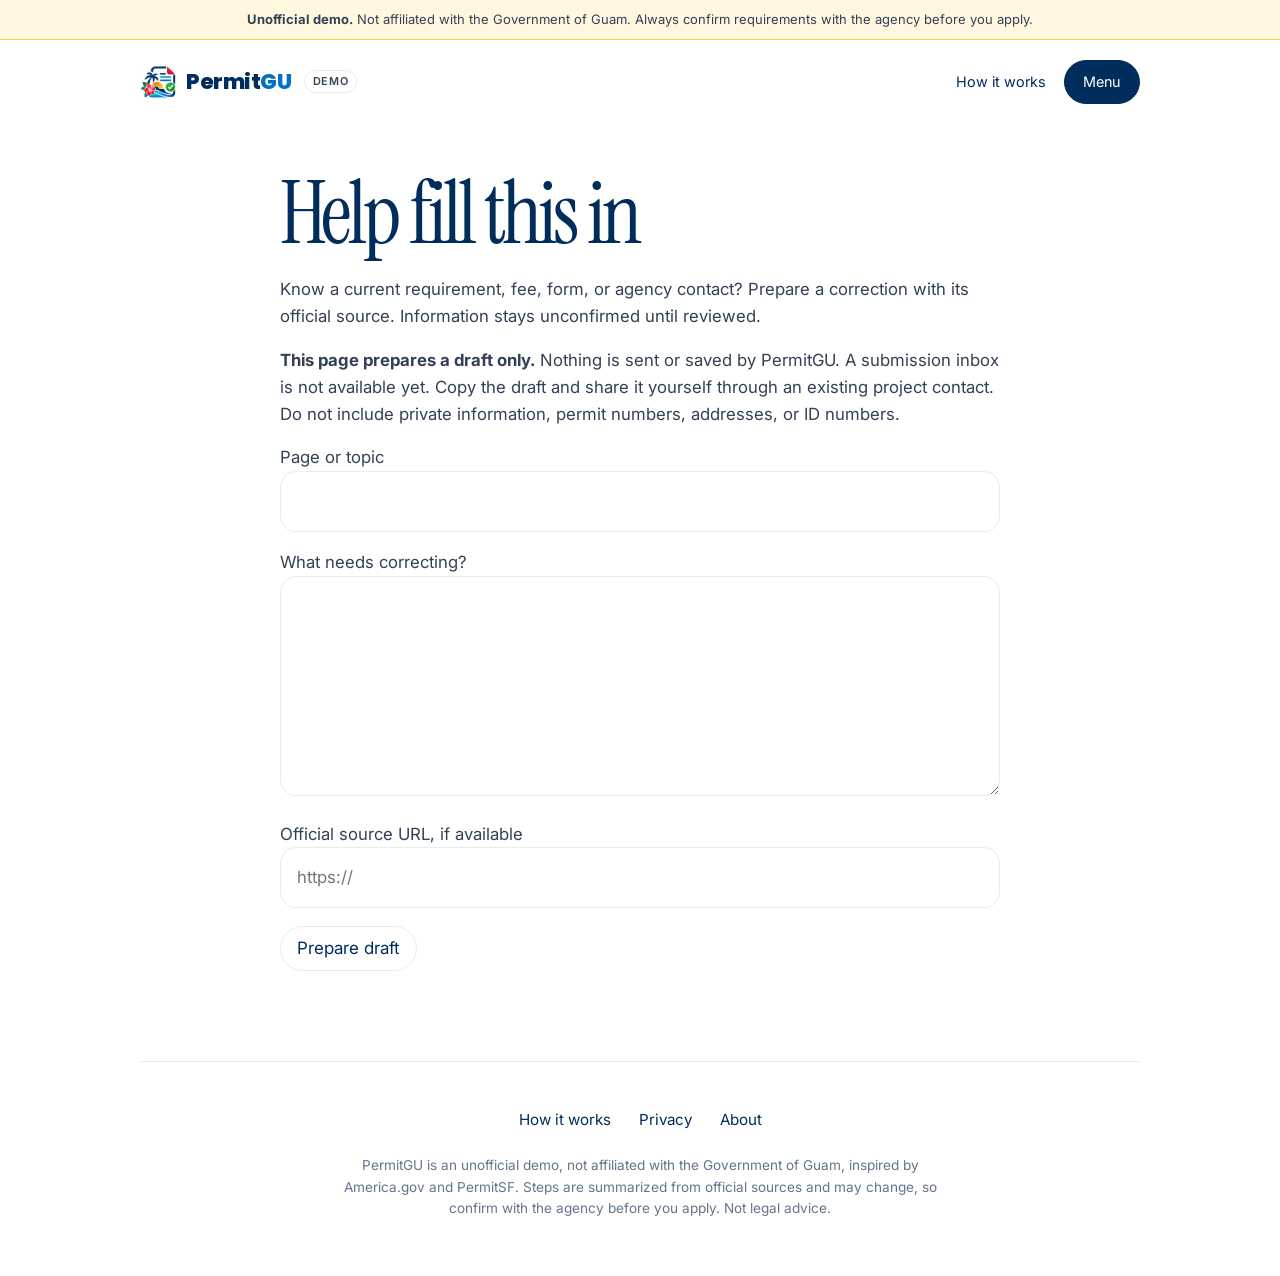
<file: corrections.html>
<!doctype html>
<html lang="en">
<head>
<meta charset="utf-8">
<meta name="viewport" content="width=device-width, initial-scale=1">
<title>Suggest a correction | PermitGU (unofficial demo)</title>
<meta name="description" content="Prepare a correction for PermitGU. Nothing is submitted or stored by this page.">
<link rel="preconnect" href="https://fonts.googleapis.com"><link rel="preconnect" href="https://fonts.gstatic.com" crossorigin>
<link href="https://fonts.googleapis.com/css2?family=Instrument+Serif&family=Inter:wght@400;500;600&family=Poppins:wght@700;800&display=swap" rel="stylesheet">
<link rel="icon" href="favicon-48.png" type="image/png">
<link rel="apple-touch-icon" href="apple-touch-icon.png">
<meta name="theme-color" content="#012d5c">
<link rel="canonical" href="https://permitgu.vercel.app/corrections">
<meta name="robots" content="noindex">
<meta property="og:type" content="website">
<meta property="og:site_name" content="PermitGU">
<meta property="og:url" content="https://permitgu.vercel.app/corrections">
<meta property="og:title" content="Suggest a correction | PermitGU">
<meta property="og:description" content="Prepare a correction with an official source. Nothing is submitted or stored by this page.">
<meta property="og:image" content="https://permitgu.vercel.app/social-preview.png">
<meta property="og:image:width" content="1200">
<meta property="og:image:height" content="630">
<meta property="og:image:alt" content="PermitGU, an unofficial Guam permit guide">
<meta name="twitter:card" content="summary_large_image">
<link rel="stylesheet" href="styles.css">
<script data-posthog-fleet>(function(){if(window.__posthogFleet)return;window.__posthogFleet=1;var s=document.createElement('script');s.async=true;s.src='https://us-assets.i.posthog.com/static/array.js';s.onload=function(){if(!window.posthog||!window.posthog.init)return;window.posthog.init('phc_FCpCP9mIsb9IcxpX0Qqi6FmJ48sVvscAYIrZmtRHIq4',{api_host:'https://us.i.posthog.com',person_profiles:'identified_only',capture_pageview:'history_change',capture_pageleave:true,autocapture:false,disable_session_recording:true,disable_surveys:true,loaded:function(p){p.register({site:location.hostname})}});};document.head.appendChild(s);})();</script>
</head>
<body>
<a class="skip" href="#correction-main">Skip to main content</a>
<div class="demo"><strong>Unofficial demo.</strong> Not affiliated with the Government of Guam. Always confirm requirements with the agency before you apply.</div>
<div class="wrap">
<nav class="nav"><a class="brand" href="/" aria-label="PermitGU home"><img class="mark" src="logo-mark.png" width="36" height="36" alt=""><span class="wm">Permit<b>GU</b></span><span class="demo-pill">Demo</span></a>
<span class="navlinks"><a class="hide-sm" href="/how-it-works">How it works</a><a class="pill" href="/#all">Browse all</a></span></nav>
<main class="prose" id="correction-main">
<h1>Help fill this in</h1>
<p>Know a current requirement, fee, form, or agency contact? Prepare a correction with its official source. Information stays unconfirmed until reviewed.</p>
<p><strong>This page prepares a draft only.</strong> Nothing is sent or saved by PermitGU. A submission inbox is not available yet. Copy the draft and share it yourself through an existing project contact. Do not include private information, permit numbers, addresses, or ID numbers.</p>
<form id="correction-form">
<p><label for="correction-topic">Page or topic</label><input class="correction-draft" style="min-height:44px" id="correction-topic" maxlength="160" required></p>
<p><label for="correction-detail">What needs correcting?</label><textarea class="correction-draft" id="correction-detail" maxlength="3000" required></textarea></p>
<p><label for="correction-source">Official source URL, if available</label><input class="correction-draft" style="min-height:44px" id="correction-source" type="url" placeholder="https://" maxlength="2000"></p>
<div class="correction-actions"><button class="pill" type="submit">Prepare draft</button><button class="pill" id="copy-draft" type="button" hidden>Copy draft</button></div>
<label for="correction-output" hidden id="draft-label">Your correction draft</label><textarea class="correction-draft" id="correction-output" readonly hidden></textarea>
<p id="correction-status" role="status"></p>
</form>
<noscript><p>To prepare a correction without JavaScript, write the page name, what should change, and an official source URL in a draft. Nothing can be submitted through this page.</p></noscript>
</main>
<footer class="foot">
<nav aria-label="Footer"><a href="/how-it-works">How it works</a><a href="/privacy">Privacy</a><a href="/about">About</a></nav>
<p>PermitGU is an unofficial demo, not affiliated with the Government of Guam, inspired by America.gov and PermitSF. Steps are summarized from official sources and may change, so confirm with the agency before you apply. Not legal advice.</p>
</footer>
</div>
<script src="corrections.js" defer></script>
<script src="menu.js" defer></script>
</body>
</html>
</file>
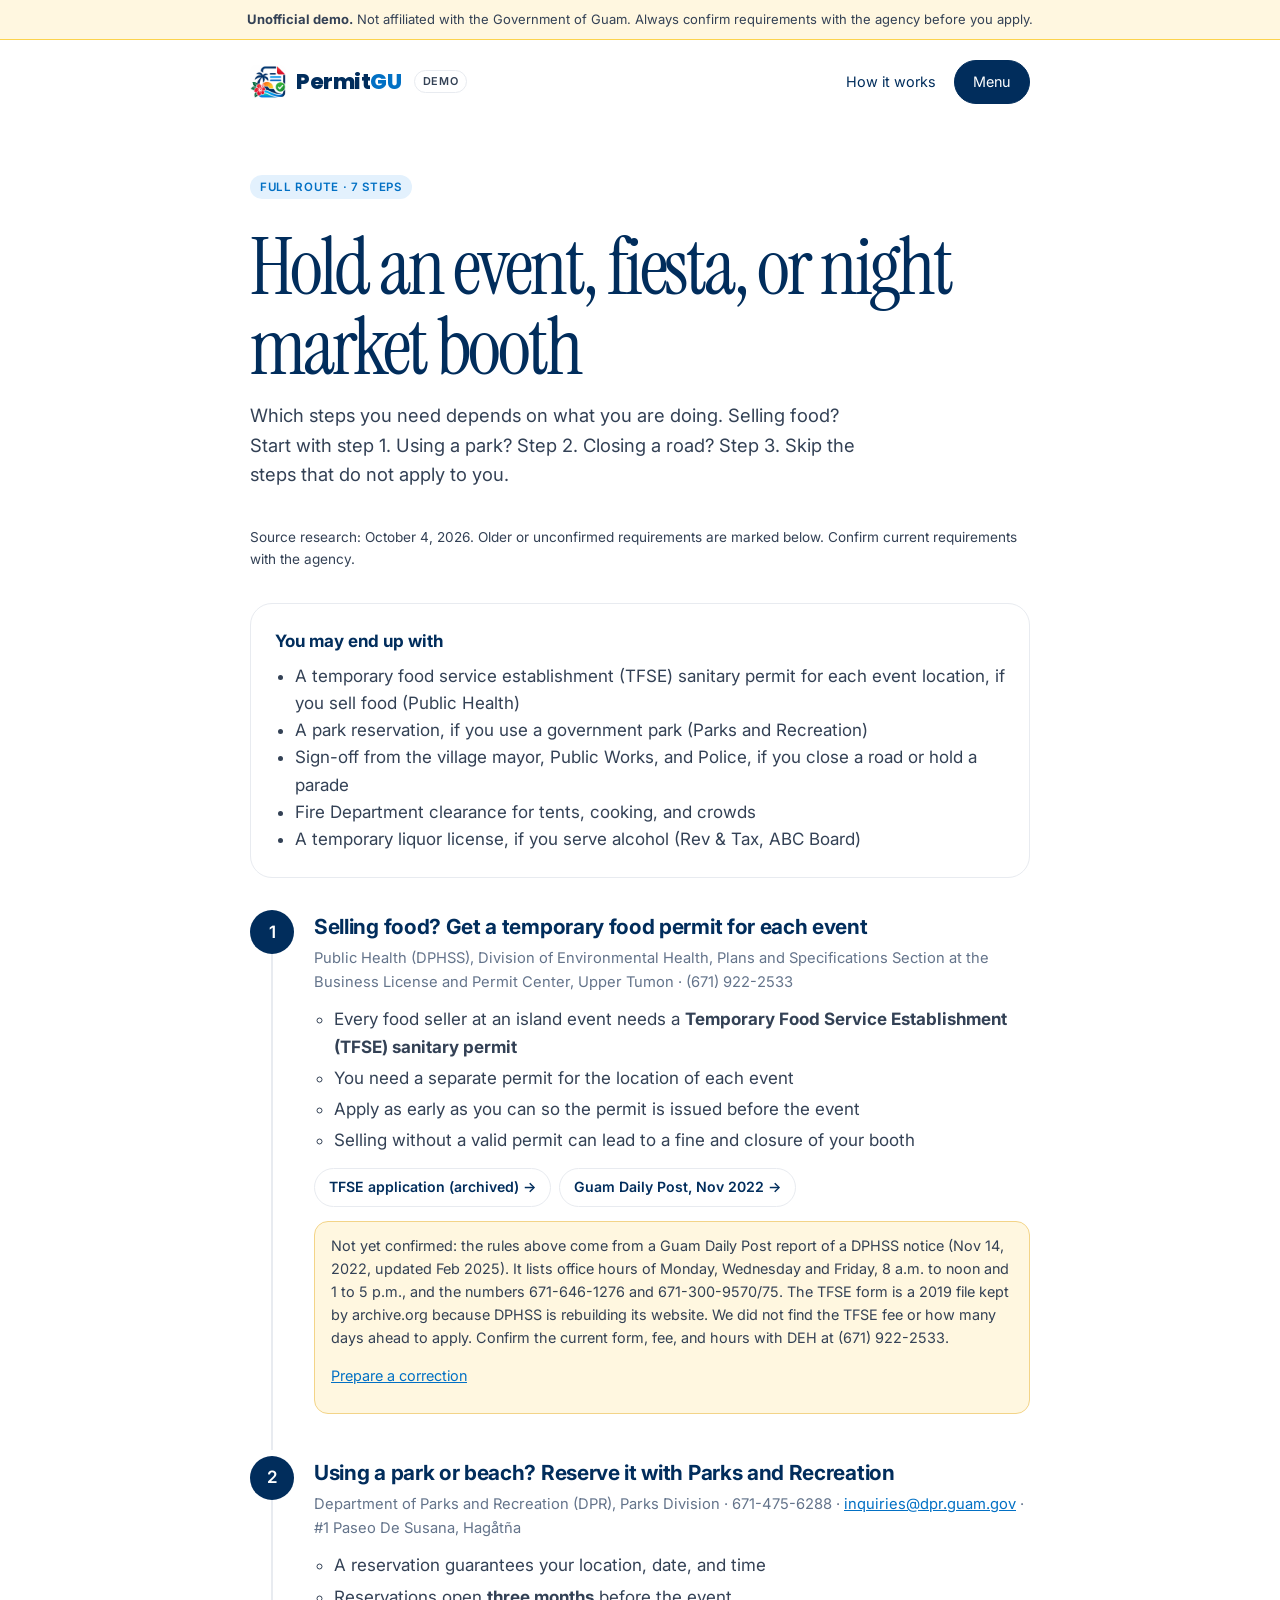
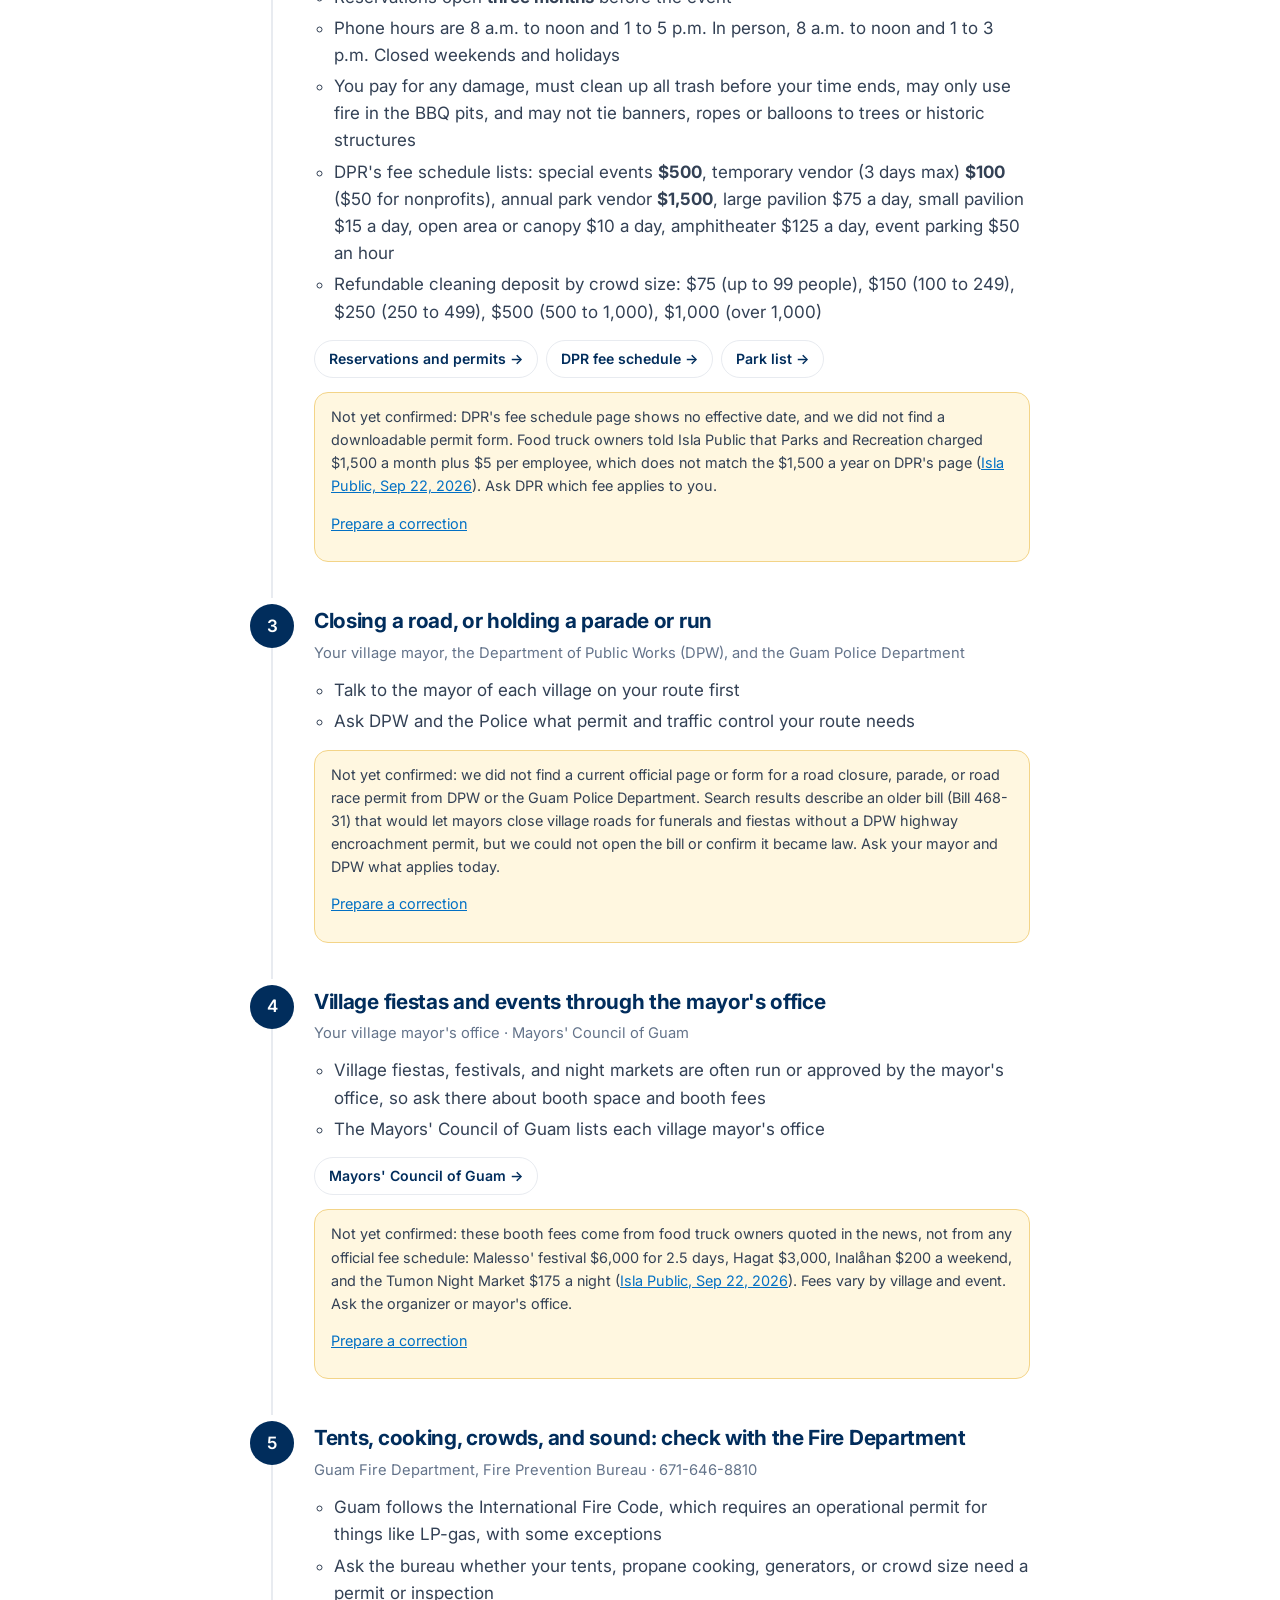
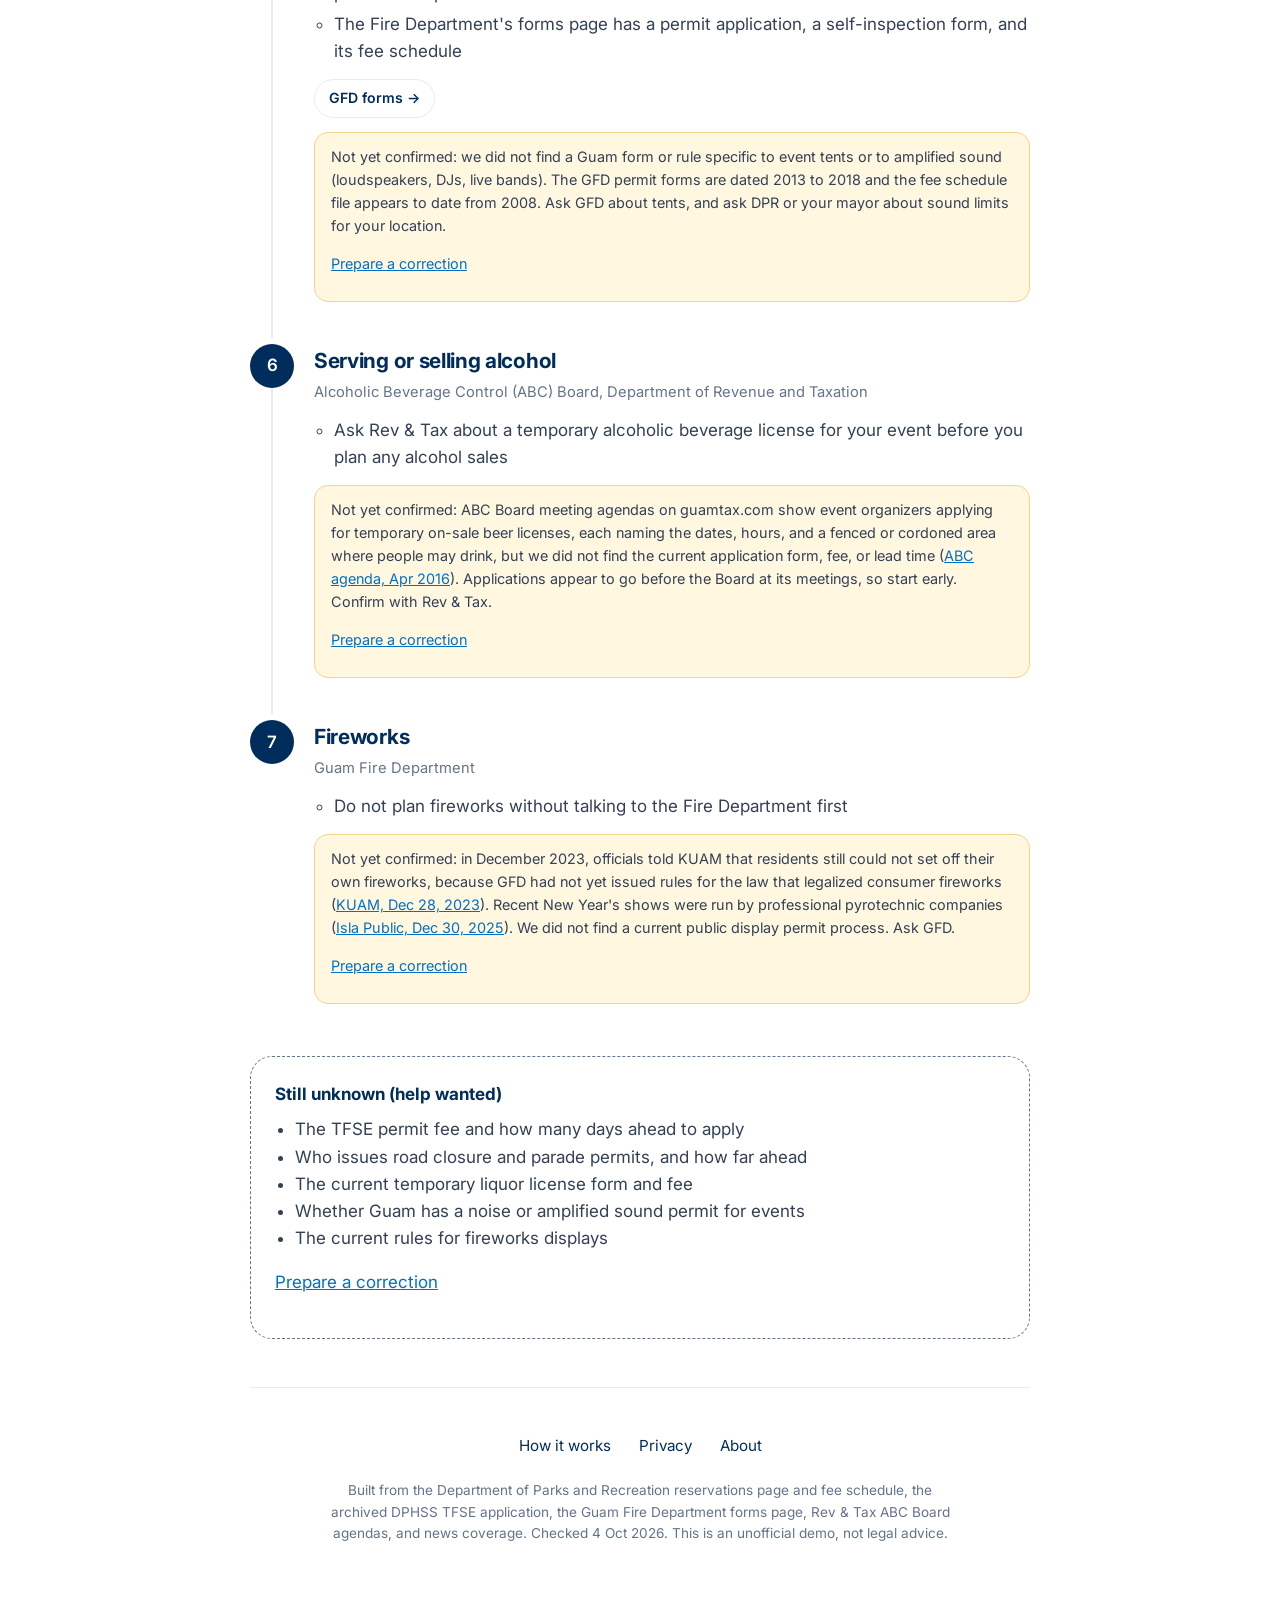
<file: events.html>
<!doctype html>
<html lang="en">
<head>
<meta charset="utf-8">
<meta name="viewport" content="width=device-width, initial-scale=1">
<title>Hold an Event, Fiesta, or Night Market Booth on Guam | PermitGU (unofficial demo)</title>
<meta name="description" content="Unofficial, plain-language route to holding an event or selling at a fiesta or night market on Guam: temporary food permit, park reservations, road closures, mayors, fire safety, alcohol, fireworks. Not a Government of Guam website.">
<link rel="preconnect" href="https://fonts.googleapis.com"><link rel="preconnect" href="https://fonts.gstatic.com" crossorigin>
<link href="https://fonts.googleapis.com/css2?family=Instrument+Serif&family=Inter:wght@400;500;600&family=Poppins:wght@700;800&display=swap" rel="stylesheet">
<link rel="icon" href="favicon-48.png" type="image/png">
<link rel="apple-touch-icon" href="apple-touch-icon.png">
<meta name="theme-color" content="#012d5c">
<link rel="canonical" href="https://permitgu.vercel.app/events">
<meta property="og:type" content="website">
<meta property="og:site_name" content="PermitGU">
<meta property="og:url" content="https://permitgu.vercel.app/events">
<meta property="og:title" content="Hold an Event, Fiesta, or Night Market Booth on Guam | PermitGU (unofficial demo)">
<meta property="og:description" content="Unofficial, plain-language route to holding an event or selling at a fiesta or night market on Guam: temporary food permit, park reservations, road closures, mayors, fire safety, alcohol, fireworks. Not a Government of Guam website.">
<meta property="og:image" content="https://permitgu.vercel.app/social-preview.png">
<meta property="og:image:width" content="1200">
<meta property="og:image:height" content="630">
<meta property="og:image:alt" content="PermitGU, an unofficial Guam permit guide">
<meta name="twitter:card" content="summary_large_image">
<link rel="stylesheet" href="styles.css">
<script data-posthog-fleet>(function(){if(window.__posthogFleet)return;window.__posthogFleet=1;var s=document.createElement('script');s.async=true;s.src='https://us-assets.i.posthog.com/static/array.js';s.onload=function(){if(!window.posthog||!window.posthog.init)return;window.posthog.init('phc_FCpCP9mIsb9IcxpX0Qqi6FmJ48sVvscAYIrZmtRHIq4',{api_host:'https://us.i.posthog.com',person_profiles:'identified_only',capture_pageview:'history_change',capture_pageleave:true,autocapture:false,disable_session_recording:true,disable_surveys:true,loaded:function(p){p.register({site:location.hostname})}});};document.head.appendChild(s);})();</script>
</head>
<body>
<a class="skip" href="#main">Skip to main content</a>
<div class="demo"><strong>Unofficial demo.</strong> Not affiliated with the Government of Guam. Always confirm requirements with the agency before you apply.</div>
<div class="wrap" style="max-width:820px">
<nav class="nav"><a class="brand" href="/" aria-label="PermitGU home"><img class="mark" src="logo-mark.png" width="36" height="36" alt=""><span class="wm">Permit<b>GU</b></span><span class="demo-pill">Demo</span></a><a class="pill" href="/#all">&larr; All permits</a></nav>

<main id="main">
<header class="route-hero">
<span class="tag">Full route &middot; 7 steps</span>
<h1>Hold an event, fiesta, or night market booth</h1>
<p>Which steps you need depends on what you are doing. Selling food? Start with step 1. Using a park? Step 2. Closing a road? Step 3. Skip the steps that do not apply to you.</p>
</header>
<p class="source-date">Source research: <time datetime="2026-10-04">October 4, 2026</time>. Older or unconfirmed requirements are marked below. Confirm current requirements with the agency.</p>

<div class="summary"><strong>You may end up with</strong>
<ul><li>A temporary food service establishment (TFSE) sanitary permit for each event location, if you sell food (Public Health)</li><li>A park reservation, if you use a government park (Parks and Recreation)</li><li>Sign-off from the village mayor, Public Works, and Police, if you close a road or hold a parade</li><li>Fire Department clearance for tents, cooking, and crowds</li><li>A temporary liquor license, if you serve alcohol (Rev &amp; Tax, ABC Board)</li></ul></div>

<ol class="steps">
<li><span class="num">1</span><h2>Selling food? Get a temporary food permit for each event</h2>
<p class="who">Public Health (DPHSS), Division of Environmental Health, Plans and Specifications Section at the Business License and Permit Center, Upper Tumon &middot; (671) 922-2533</p>
<ul>
<li>Every food seller at an island event needs a <strong>Temporary Food Service Establishment (TFSE) sanitary permit</strong></li>
<li>You need a separate permit for the location of each event</li>
<li>Apply as early as you can so the permit is issued before the event</li>
<li>Selling without a valid permit can lead to a fine and closure of your booth</li>
</ul>
<div class="links"><a href="https://web.archive.org/web/20250903054503/http://dphss.guam.gov/wp-content/uploads/2019/05/TFSE-Application-Fillable.pdf" target="_blank" rel="noopener">TFSE application (archived) &rarr;</a><a href="https://www.postguam.com/news/local/temporary-permit-required-for-food-sellers-at-all-island-events/article_8a837f50-6253-11ed-b1b8-3ba22989aa4c.html" target="_blank" rel="noopener">Guam Daily Post, Nov 2022 &rarr;</a></div>
<div class="check">Not yet confirmed: the rules above come from a Guam Daily Post report of a DPHSS notice (Nov 14, 2022, updated Feb 2025). It lists office hours of Monday, Wednesday and Friday, 8 a.m. to noon and 1 to 5 p.m., and the numbers 671-646-1276 and 671-300-9570/75. The TFSE form is a 2019 file kept by archive.org because DPHSS is rebuilding its website. We did not find the TFSE fee or how many days ahead to apply. Confirm the current form, fee, and hours with DEH at (671) 922-2533.</div></li>

<li><span class="num">2</span><h2>Using a park or beach? Reserve it with Parks and Recreation</h2>
<p class="who">Department of Parks and Recreation (DPR), Parks Division &middot; 671-475-6288 &middot; <a href="mailto:inquiries@dpr.guam.gov">inquiries@dpr.guam.gov</a> &middot; #1 Paseo De Susana, Hag&aring;t&ntilde;a</p>
<ul>
<li>A reservation guarantees your location, date, and time</li>
<li>Reservations open <strong>three months</strong> before the event</li>
<li>Phone hours are 8 a.m. to noon and 1 to 5 p.m. In person, 8 a.m. to noon and 1 to 3 p.m. Closed weekends and holidays</li>
<li>You pay for any damage, must clean up all trash before your time ends, may only use fire in the BBQ pits, and may not tie banners, ropes or balloons to trees or historic structures</li>
<li>DPR's fee schedule lists: special events <strong>$500</strong>, temporary vendor (3 days max) <strong>$100</strong> ($50 for nonprofits), annual park vendor <strong>$1,500</strong>, large pavilion $75 a day, small pavilion $15 a day, open area or canopy $10 a day, amphitheater $125 a day, event parking $50 an hour</li>
<li>Refundable cleaning deposit by crowd size: $75 (up to 99 people), $150 (100 to 249), $250 (250 to 499), $500 (500 to 1,000), $1,000 (over 1,000)</li>
</ul>
<div class="links"><a href="https://dpr.guam.gov/3687-2/" target="_blank" rel="noopener">Reservations and permits &rarr;</a><a href="https://dpr.guam.gov/fee-schedule/" target="_blank" rel="noopener">DPR fee schedule &rarr;</a><a href="https://dpr.guam.gov/park-listing/" target="_blank" rel="noopener">Park list &rarr;</a></div>
<div class="check">Not yet confirmed: DPR's fee schedule page shows no effective date, and we did not find a downloadable permit form. Food truck owners told Isla Public that Parks and Recreation charged $1,500 a month plus $5 per employee, which does not match the $1,500 a year on DPR's page (<a href="https://www.islapublic.org/news/2026-09-22/food-truck-owners-say-business-is-hindered-by-widely-varying-fees-inconsistent-regulations" target="_blank" rel="noopener">Isla Public, Sep 22, 2026</a>). Ask DPR which fee applies to you.</div></li>

<li><span class="num">3</span><h2>Closing a road, or holding a parade or run</h2>
<p class="who">Your village mayor, the Department of Public Works (DPW), and the Guam Police Department</p>
<ul>
<li>Talk to the mayor of each village on your route first</li>
<li>Ask DPW and the Police what permit and traffic control your route needs</li>
</ul>
<div class="check">Not yet confirmed: we did not find a current official page or form for a road closure, parade, or road race permit from DPW or the Guam Police Department. Search results describe an older bill (Bill 468-31) that would let mayors close village roads for funerals and fiestas without a DPW highway encroachment permit, but we could not open the bill or confirm it became law. Ask your mayor and DPW what applies today.</div></li>

<li><span class="num">4</span><h2>Village fiestas and events through the mayor's office</h2>
<p class="who">Your village mayor's office &middot; Mayors' Council of Guam</p>
<ul>
<li>Village fiestas, festivals, and night markets are often run or approved by the mayor's office, so ask there about booth space and booth fees</li>
<li>The Mayors' Council of Guam lists each village mayor's office</li>
</ul>
<div class="links"><a href="https://mcog.guam.gov/" target="_blank" rel="noopener">Mayors' Council of Guam &rarr;</a></div>
<div class="check">Not yet confirmed: these booth fees come from food truck owners quoted in the news, not from any official fee schedule: Malesso' festival $6,000 for 2.5 days, Hagat $3,000, Inal&aring;han $200 a weekend, and the Tumon Night Market $175 a night (<a href="https://www.islapublic.org/news/2026-09-22/food-truck-owners-say-business-is-hindered-by-widely-varying-fees-inconsistent-regulations" target="_blank" rel="noopener">Isla Public, Sep 22, 2026</a>). Fees vary by village and event. Ask the organizer or mayor's office.</div></li>

<li><span class="num">5</span><h2>Tents, cooking, crowds, and sound: check with the Fire Department</h2>
<p class="who">Guam Fire Department, Fire Prevention Bureau &middot; 671-646-8810</p>
<ul>
<li>Guam follows the International Fire Code, which requires an operational permit for things like LP-gas, with some exceptions</li>
<li>Ask the bureau whether your tents, propane cooking, generators, or crowd size need a permit or inspection</li>
<li>The Fire Department's forms page has a permit application, a self-inspection form, and its fee schedule</li>
</ul>
<div class="links"><a href="https://gfd.guam.gov/forms/" target="_blank" rel="noopener">GFD forms &rarr;</a></div>
<div class="check">Not yet confirmed: we did not find a Guam form or rule specific to event tents or to amplified sound (loudspeakers, DJs, live bands). The GFD permit forms are dated 2013 to 2018 and the fee schedule file appears to date from 2008. Ask GFD about tents, and ask DPR or your mayor about sound limits for your location.</div></li>

<li><span class="num">6</span><h2>Serving or selling alcohol</h2>
<p class="who">Alcoholic Beverage Control (ABC) Board, Department of Revenue and Taxation</p>
<ul>
<li>Ask Rev &amp; Tax about a temporary alcoholic beverage license for your event before you plan any alcohol sales</li>
</ul>
<div class="check">Not yet confirmed: ABC Board meeting agendas on guamtax.com show event organizers applying for temporary on-sale beer licenses, each naming the dates, hours, and a fenced or cordoned area where people may drink, but we did not find the current application form, fee, or lead time (<a href="https://www.guamtax.com/abc/ABCAgenda-04-27-2016.pdf" target="_blank" rel="noopener">ABC agenda, Apr 2016</a>). Applications appear to go before the Board at its meetings, so start early. Confirm with Rev &amp; Tax.</div></li>

<li><span class="num">7</span><h2>Fireworks</h2>
<p class="who">Guam Fire Department</p>
<ul>
<li>Do not plan fireworks without talking to the Fire Department first</li>
</ul>
<div class="check">Not yet confirmed: in December 2023, officials told KUAM that residents still could not set off their own fireworks, because GFD had not yet issued rules for the law that legalized consumer fireworks (<a href="https://kuam.com/story/50287428/can-the-community-set-off-their-own-fireworks-now-officials-say-no" target="_blank" rel="noopener">KUAM, Dec 28, 2023</a>). Recent New Year's shows were run by professional pyrotechnic companies (<a href="https://www.islapublic.org/news/2025-12-30/gvb-to-host-two-fireworks-shows-on-nye" target="_blank" rel="noopener">Isla Public, Dec 30, 2025</a>). We did not find a current public display permit process. Ask GFD.</div></li>
</ol>

<div class="open"><strong>Still unknown (help wanted)</strong>
<ul>
<li>The TFSE permit fee and how many days ahead to apply</li>
<li>Who issues road closure and parade permits, and how far ahead</li>
<li>The current temporary liquor license form and fee</li>
<li>Whether Guam has a noise or amplified sound permit for events</li>
<li>The current rules for fireworks displays</li>
</ul></div>

</main>
<footer class="foot">
<nav aria-label="Footer"><a href="/how-it-works">How it works</a><a href="/privacy">Privacy</a><a href="/about">About</a></nav>
<p>Built from the Department of Parks and Recreation reservations page and fee schedule, the archived DPHSS TFSE application, the Guam Fire Department forms page, Rev &amp; Tax ABC Board agendas, and news coverage. Checked 4 Oct 2026. This is an unofficial demo, not legal advice.</p>
</footer>
</div>
<script src="menu.js" defer></script>
</body>
</html>
</file>
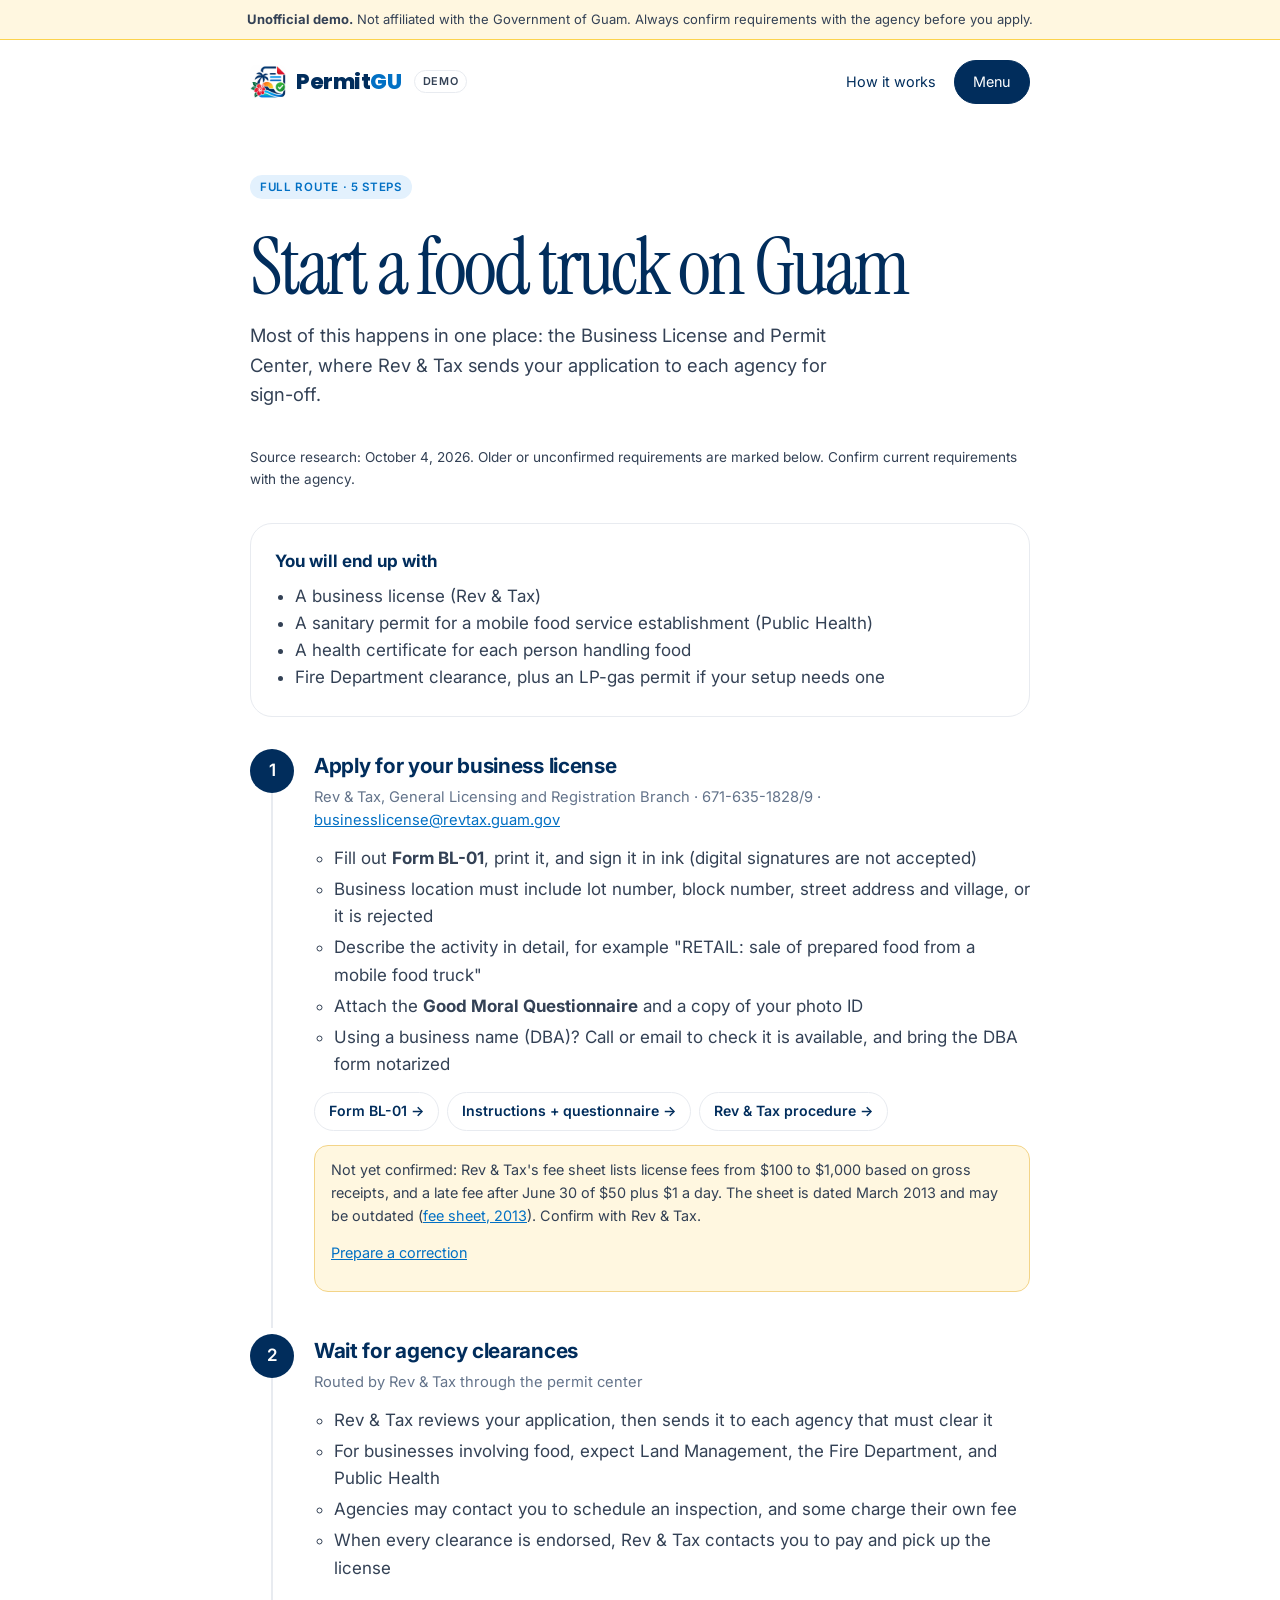
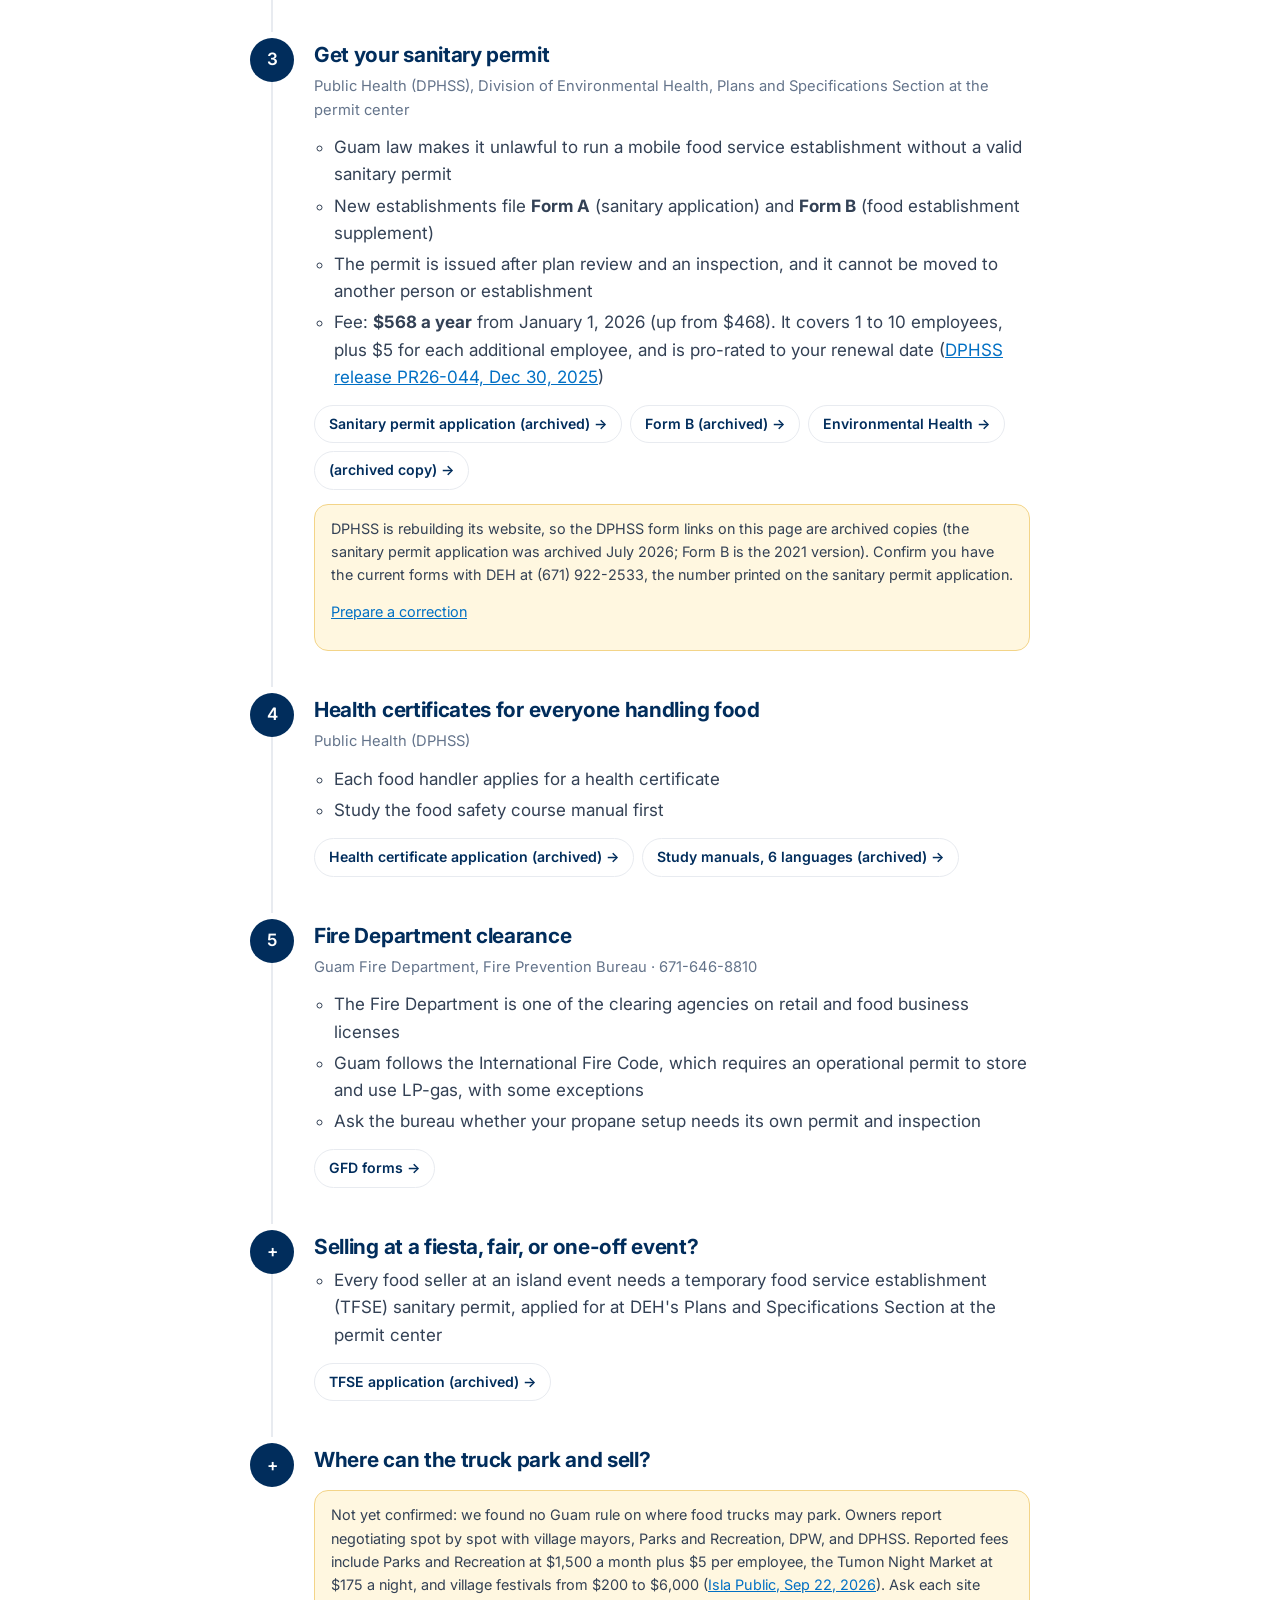
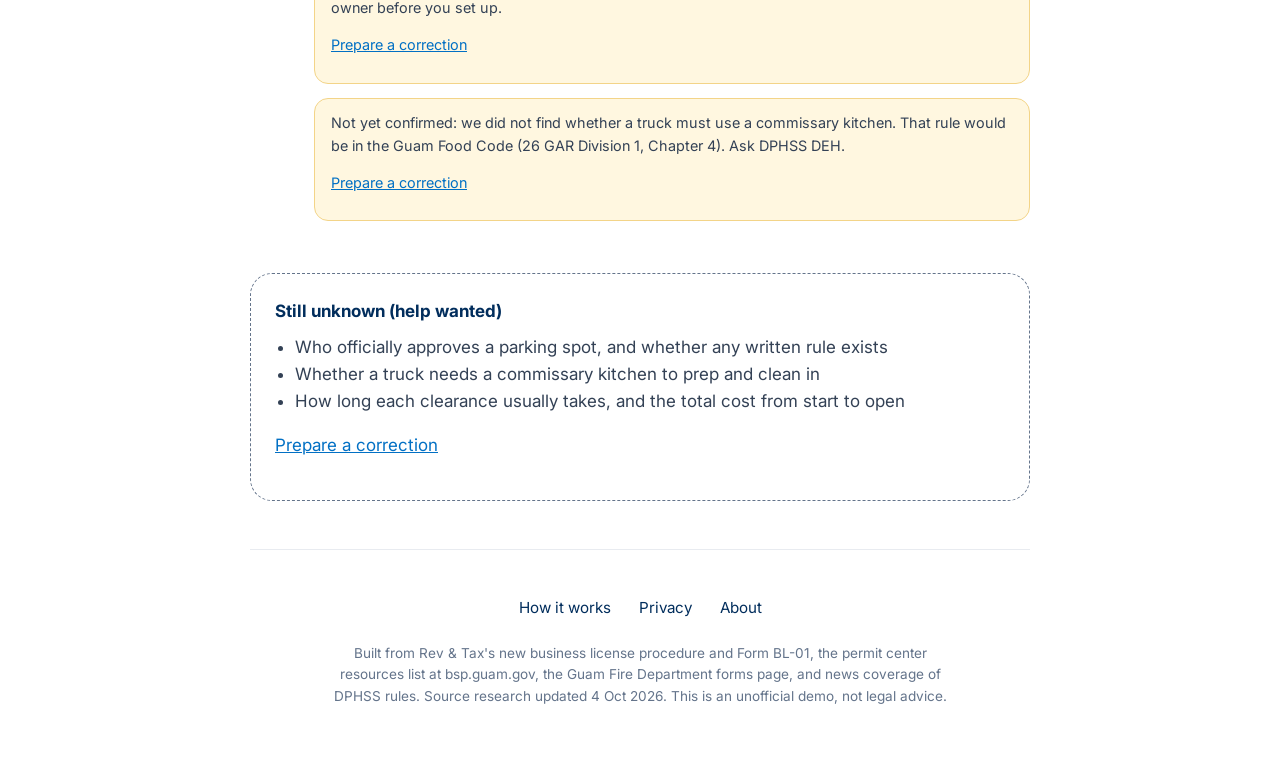
<file: food-truck.html>
<!doctype html>
<html lang="en">
<head>
<meta charset="utf-8">
<meta name="viewport" content="width=device-width, initial-scale=1">
<title>Start a Food Truck on Guam | PermitGU (unofficial demo)</title>
<meta name="description" content="Unofficial, plain-language route to opening a food truck on Guam: business license, agency clearances, sanitary permit, health certificates, fire. Not a Government of Guam website.">
<link rel="preconnect" href="https://fonts.googleapis.com"><link rel="preconnect" href="https://fonts.gstatic.com" crossorigin>
<link href="https://fonts.googleapis.com/css2?family=Instrument+Serif&family=Inter:wght@400;500;600&family=Poppins:wght@700;800&display=swap" rel="stylesheet">
<link rel="icon" href="favicon-48.png" type="image/png">
<link rel="apple-touch-icon" href="apple-touch-icon.png">
<meta name="theme-color" content="#012d5c">
<link rel="canonical" href="https://permitgu.vercel.app/food-truck">
<meta property="og:type" content="website">
<meta property="og:site_name" content="PermitGU">
<meta property="og:url" content="https://permitgu.vercel.app/food-truck">
<meta property="og:title" content="Start a Food Truck on Guam | PermitGU (unofficial demo)">
<meta property="og:description" content="Unofficial, plain-language route to opening a food truck on Guam: business license, agency clearances, sanitary permit, health certificates, fire. Not a Government of Guam website.">
<meta property="og:image" content="https://permitgu.vercel.app/social-preview.png">
<meta property="og:image:width" content="1200">
<meta property="og:image:height" content="630">
<meta property="og:image:alt" content="PermitGU, an unofficial Guam permit guide">
<meta name="twitter:card" content="summary_large_image">
<link rel="stylesheet" href="styles.css">
<script data-posthog-fleet>(function(){if(window.__posthogFleet)return;window.__posthogFleet=1;var s=document.createElement('script');s.async=true;s.src='https://us-assets.i.posthog.com/static/array.js';s.onload=function(){if(!window.posthog||!window.posthog.init)return;window.posthog.init('phc_FCpCP9mIsb9IcxpX0Qqi6FmJ48sVvscAYIrZmtRHIq4',{api_host:'https://us.i.posthog.com',person_profiles:'identified_only',capture_pageview:'history_change',capture_pageleave:true,autocapture:false,disable_session_recording:true,disable_surveys:true,loaded:function(p){p.register({site:location.hostname})}});};document.head.appendChild(s);})();</script>
</head>
<body>
<a class="skip" href="#main">Skip to main content</a>
<div class="demo"><strong>Unofficial demo.</strong> Not affiliated with the Government of Guam. Always confirm requirements with the agency before you apply.</div>
<div class="wrap" style="max-width:820px">
<nav class="nav"><a class="brand" href="/" aria-label="PermitGU home"><img class="mark" src="logo-mark.png" width="36" height="36" alt=""><span class="wm">Permit<b>GU</b></span><span class="demo-pill">Demo</span></a><a class="pill" href="/#all">&larr; All permits</a></nav>

<main id="main">
<header class="route-hero">
<span class="tag">Full route &middot; 5 steps</span>
<h1>Start a food truck on Guam</h1>
<p>Most of this happens in one place: the Business License and Permit Center, where Rev &amp; Tax sends your application to each agency for sign-off.</p>
</header>
<p class="source-date">Source research: <time datetime="2026-10-04">October 4, 2026</time>. Older or unconfirmed requirements are marked below. Confirm current requirements with the agency.</p>

<div class="summary"><strong>You will end up with</strong>
<ul><li>A business license (Rev &amp; Tax)</li><li>A sanitary permit for a mobile food service establishment (Public Health)</li><li>A health certificate for each person handling food</li><li>Fire Department clearance, plus an LP-gas permit if your setup needs one</li></ul></div>

<ol class="steps">
<li><span class="num">1</span><h2>Apply for your business license</h2>
<p class="who">Rev &amp; Tax, General Licensing and Registration Branch &middot; 671-635-1828/9 &middot; <a href="mailto:businesslicense@revtax.guam.gov">businesslicense@revtax.guam.gov</a></p>
<ul>
<li>Fill out <strong>Form BL-01</strong>, print it, and sign it in ink (digital signatures are not accepted)</li>
<li>Business location must include lot number, block number, street address and village, or it is rejected</li>
<li>Describe the activity in detail, for example "RETAIL: sale of prepared food from a mobile food truck"</li>
<li>Attach the <strong>Good Moral Questionnaire</strong> and a copy of your photo ID</li>
<li>Using a business name (DBA)? Call or email to check it is available, and bring the DBA form notarized</li>
</ul>
<div class="links"><a href="https://www.guamtax.com/notices/FORMBL-01NEWBUSINESSLICENSEAPPLICATION.pdf" target="_blank" rel="noopener">Form BL-01 &rarr;</a><a href="http://www.govguamdocs.com/revtax/docs/FormBL-01InstructionswithApplicationandQuestionnaire11192020.pdf" target="_blank" rel="noopener">Instructions + questionnaire &rarr;</a><a href="https://www.govguamdocs.com/revtax/docs/PROCEDURESANDREQUIREMENTSFORNEWBL.pdf" target="_blank" rel="noopener">Rev &amp; Tax procedure &rarr;</a></div>
<div class="check">Not yet confirmed: Rev &amp; Tax's fee sheet lists license fees from $100 to $1,000 based on gross receipts, and a late fee after June 30 of $50 plus $1 a day. The sheet is dated March 2013 and may be outdated (<a href="https://www.guamtax.com/fees/BusinessLicenseFees_201303.pdf" target="_blank" rel="noopener">fee sheet, 2013</a>). Confirm with Rev &amp; Tax.</div></li>

<li><span class="num">2</span><h2>Wait for agency clearances</h2>
<p class="who">Routed by Rev &amp; Tax through the permit center</p>
<ul>
<li>Rev &amp; Tax reviews your application, then sends it to each agency that must clear it</li>
<li>For businesses involving food, expect Land Management, the Fire Department, and Public Health</li>
<li>Agencies may contact you to schedule an inspection, and some charge their own fee</li>
<li>When every clearance is endorsed, Rev &amp; Tax contacts you to pay and pick up the license</li>
</ul></li>

<li><span class="num">3</span><h2>Get your sanitary permit</h2>
<p class="who">Public Health (DPHSS), Division of Environmental Health, Plans and Specifications Section at the permit center</p>
<ul>
<li>Guam law makes it unlawful to run a mobile food service establishment without a valid sanitary permit</li>
<li>New establishments file <strong>Form A</strong> (sanitary application) and <strong>Form B</strong> (food establishment supplement)</li>
<li>The permit is issued after plan review and an inspection, and it cannot be moved to another person or establishment</li>
<li>Fee: <strong>$568 a year</strong> from January 1, 2026 (up from $468). It covers 1 to 10 employees, plus $5 for each additional employee, and is pro-rated to your renewal date (<a href="https://go.opengovguam.com/uploads/news/news_1767072471_PR26-44_NEW%20ANNUAL%20RATE%20FOR%20SANITARY%20PERMIT(S).pdf" target="_blank" rel="noopener">DPHSS release PR26-044, Dec 30, 2025</a>)</li>
</ul>
<div class="links"><a href="https://web.archive.org/web/20260711205311/https://dphss.guam.gov/sites/default/files/SANITARY%20PERMIT%20APPLICATION.pdf" target="_blank" rel="noopener">Sanitary permit application (archived) &rarr;</a><a href="https://web.archive.org/web/20240608150633/https://dphss.guam.gov/wp-content/uploads/2021/08/Sanitary-Permit.FORM_.B_2021.pdf" target="_blank" rel="noopener">Form B (archived) &rarr;</a><a href="https://dphss.guam.gov/dphss-divisions/division-environmental-health-deh" target="_blank" rel="noopener">Environmental Health &rarr;</a><a href="https://web.archive.org/web/20260711212741/https://dphss.guam.gov/dphss-divisions/division-environmental-health-deh" target="_blank" rel="noopener">(archived copy) &rarr;</a></div>
<div class="check">DPHSS is rebuilding its website, so the DPHSS form links on this page are archived copies (the sanitary permit application was archived July 2026; Form B is the 2021 version). Confirm you have the current forms with DEH at (671) 922-2533, the number printed on the sanitary permit application.</div></li>

<li><span class="num">4</span><h2>Health certificates for everyone handling food</h2>
<p class="who">Public Health (DPHSS)</p>
<ul><li>Each food handler applies for a health certificate</li><li>Study the food safety course manual first</li></ul>
<div class="links"><a href="https://web.archive.org/web/20260711205916/https://dphss.guam.gov/sites/default/files/HEALTH%20CERTIFICATE%20CLEARANCE%20APPLICATION%202025.pdf" target="_blank" rel="noopener">Health certificate application (archived) &rarr;</a><a href="https://web.archive.org/web/20250905194129/http://dphss.guam.gov/deh-studymanual/" target="_blank" rel="noopener">Study manuals, 6 languages (archived) &rarr;</a></div></li>

<li><span class="num">5</span><h2>Fire Department clearance</h2>
<p class="who">Guam Fire Department, Fire Prevention Bureau &middot; 671-646-8810</p>
<ul>
<li>The Fire Department is one of the clearing agencies on retail and food business licenses</li>
<li>Guam follows the International Fire Code, which requires an operational permit to store and use LP-gas, with some exceptions</li>
<li>Ask the bureau whether your propane setup needs its own permit and inspection</li>
</ul>
<div class="links"><a href="https://gfd.guam.gov/forms/" target="_blank" rel="noopener">GFD forms &rarr;</a></div></li>

<li><span class="num">+</span><h2>Selling at a fiesta, fair, or one-off event?</h2>
<ul><li>Every food seller at an island event needs a temporary food service establishment (TFSE) sanitary permit, applied for at DEH's Plans and Specifications Section at the permit center</li></ul>
<div class="links"><a href="https://web.archive.org/web/20250903054503/http://dphss.guam.gov/wp-content/uploads/2019/05/TFSE-Application-Fillable.pdf" target="_blank" rel="noopener">TFSE application (archived) &rarr;</a></div></li>

<li><span class="num">+</span><h2>Where can the truck park and sell?</h2>
<div class="check">Not yet confirmed: we found no Guam rule on where food trucks may park. Owners report negotiating spot by spot with village mayors, Parks and Recreation, DPW, and DPHSS. Reported fees include Parks and Recreation at $1,500 a month plus $5 per employee, the Tumon Night Market at $175 a night, and village festivals from $200 to $6,000 (<a href="https://www.islapublic.org/news/2026-09-22/food-truck-owners-say-business-is-hindered-by-widely-varying-fees-inconsistent-regulations" target="_blank" rel="noopener">Isla Public, Sep 22, 2026</a>). Ask each site owner before you set up.</div>
<div class="check">Not yet confirmed: we did not find whether a truck must use a commissary kitchen. That rule would be in the Guam Food Code (26 GAR Division 1, Chapter 4). Ask DPHSS DEH.</div></li>
</ol>

<div class="open"><strong>Still unknown (help wanted)</strong>
<ul>
<li>Who officially approves a parking spot, and whether any written rule exists</li>
<li>Whether a truck needs a commissary kitchen to prep and clean in</li>
<li>How long each clearance usually takes, and the total cost from start to open</li>
</ul></div>

</main>
<footer class="foot">
<nav aria-label="Footer"><a href="/how-it-works">How it works</a><a href="/privacy">Privacy</a><a href="/about">About</a></nav>
<p>Built from Rev &amp; Tax's new business license procedure and Form BL-01, the permit center resources list at bsp.guam.gov, the Guam Fire Department forms page, and news coverage of DPHSS rules. Source research updated 4 Oct 2026. This is an unofficial demo, not legal advice.</p>
</footer>
</div>
<script src="menu.js" defer></script>
</body>
</html>
</file>
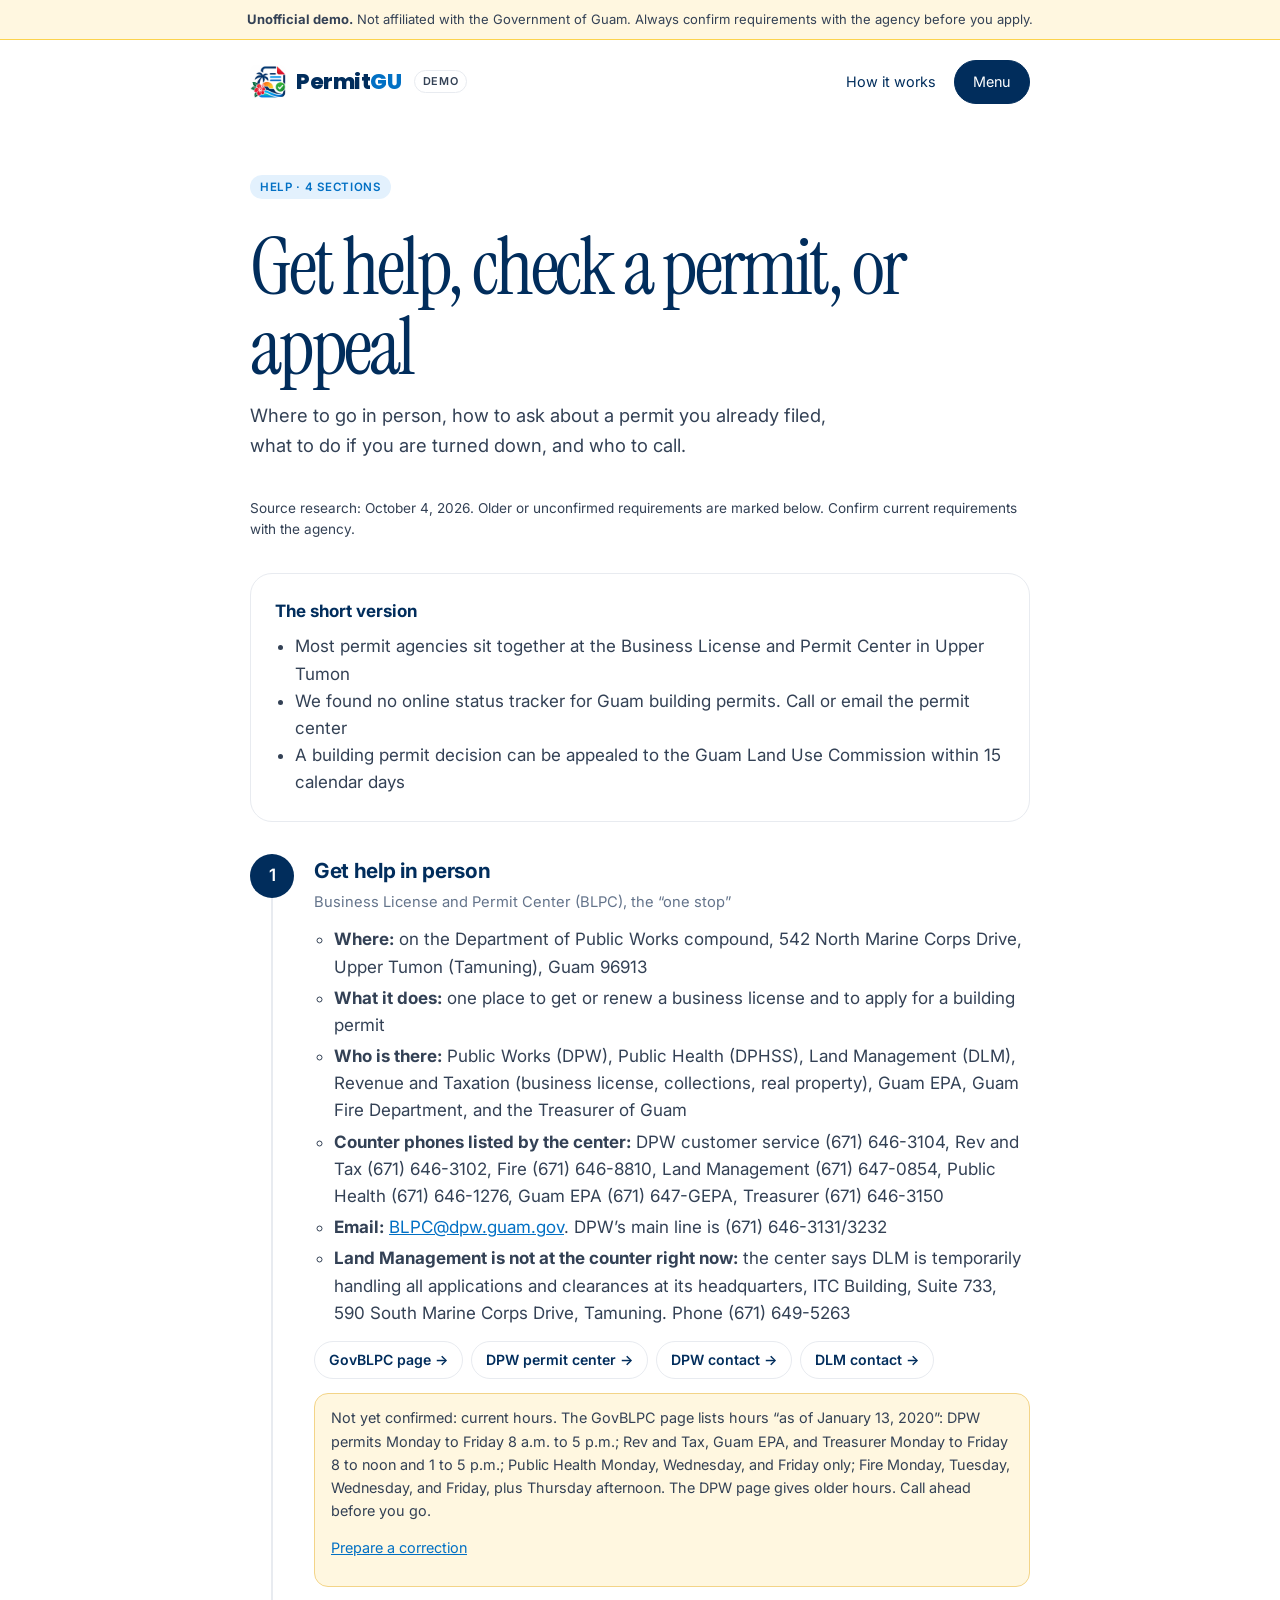
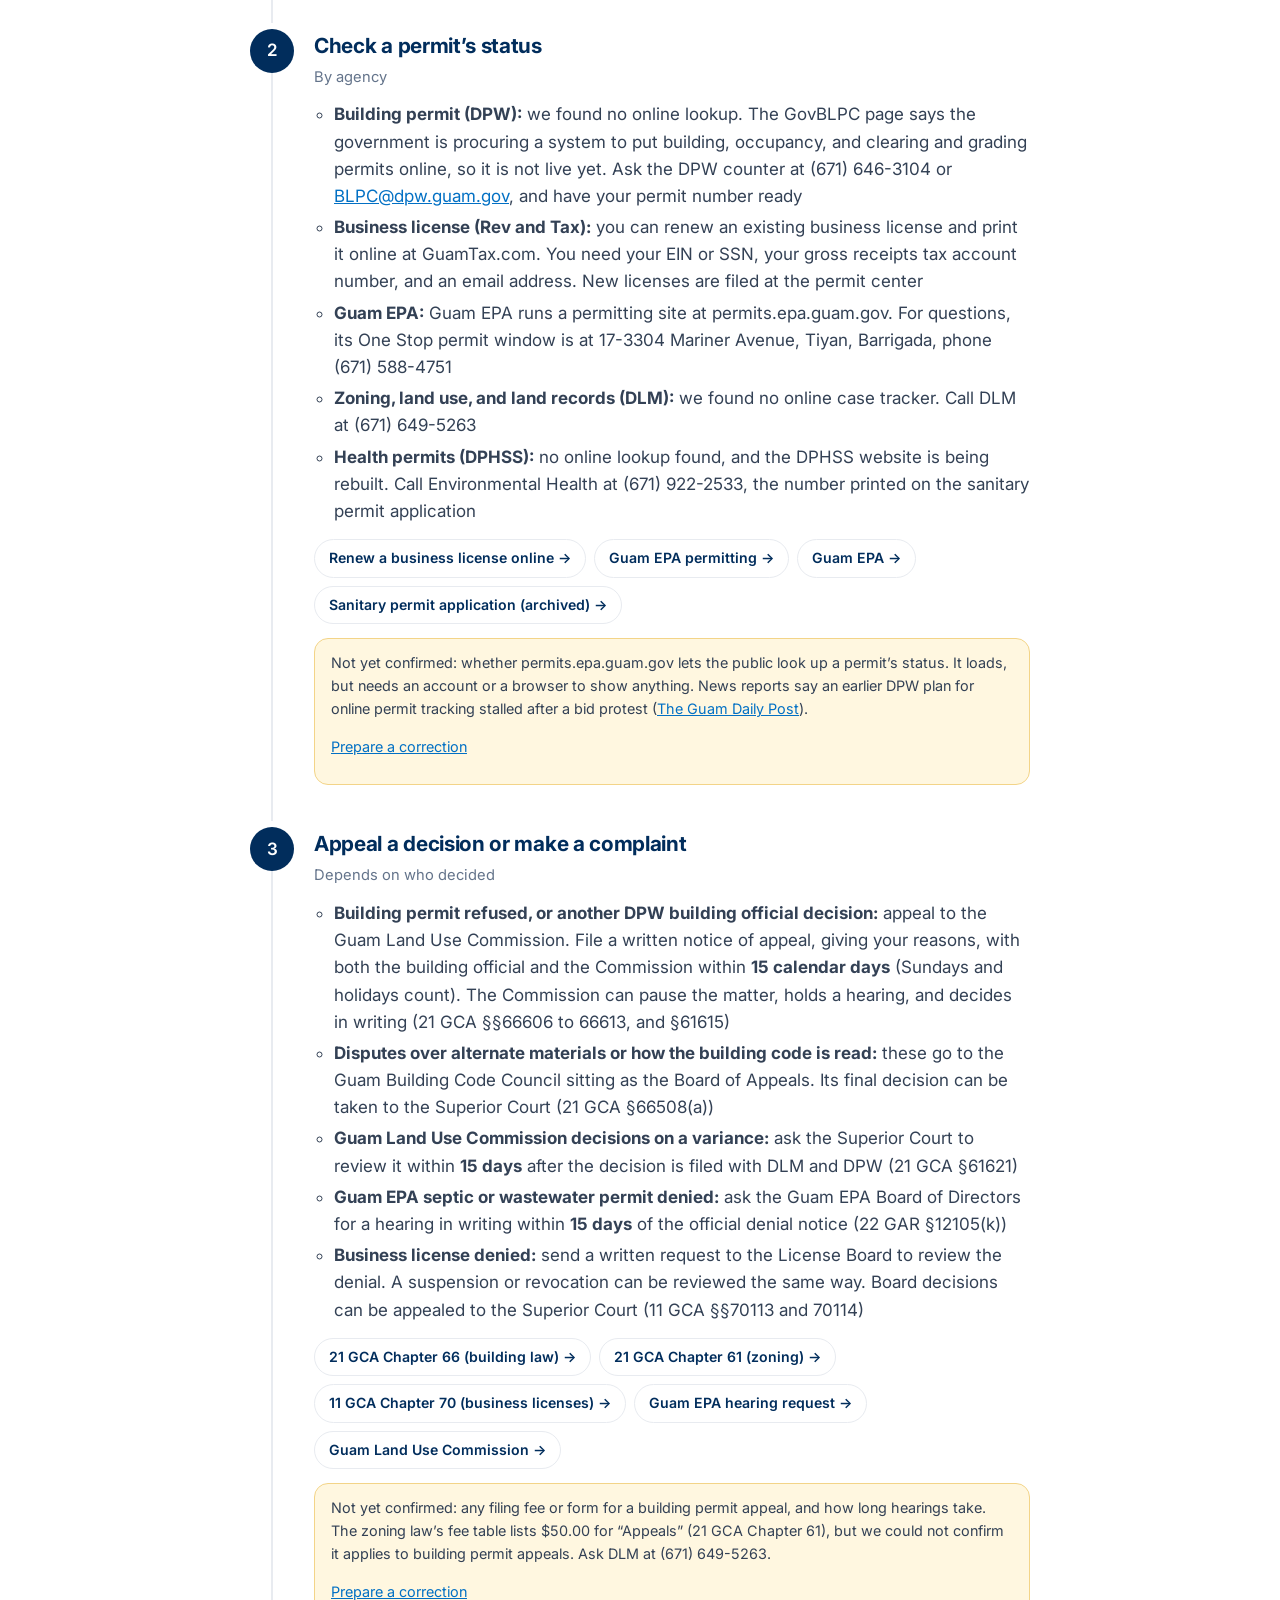
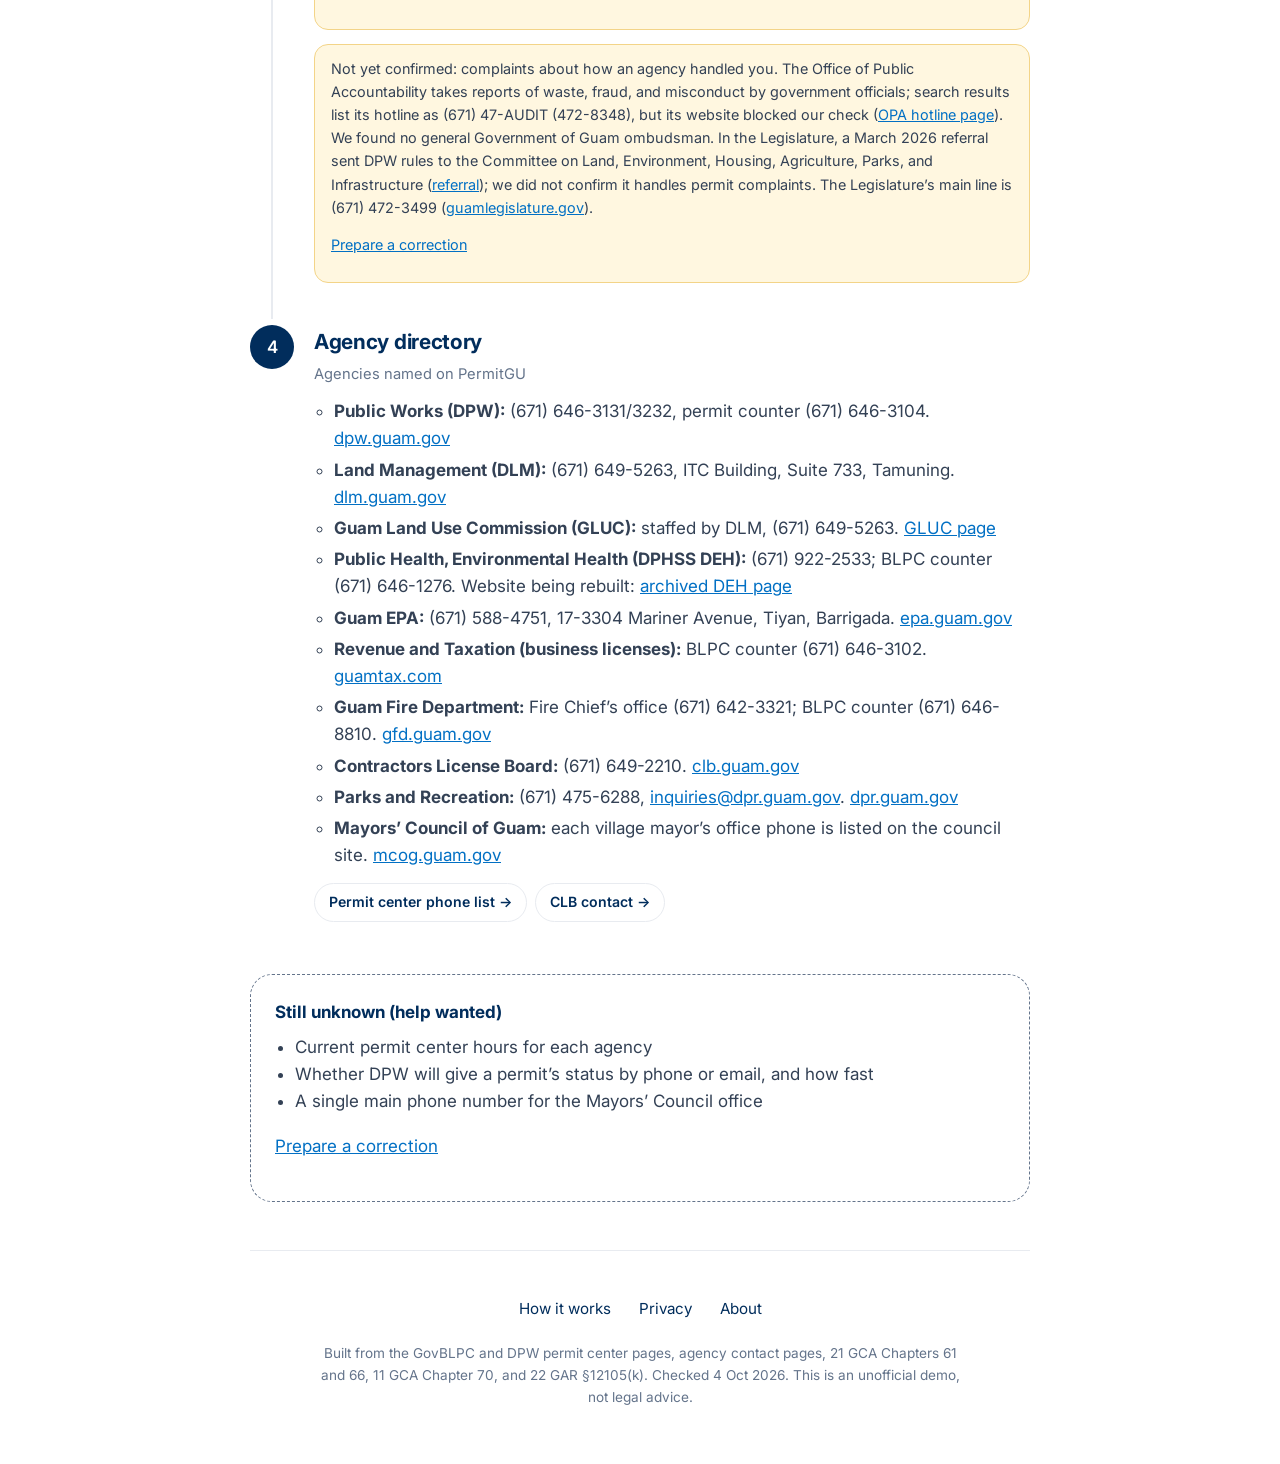
<file: help.html>
<!doctype html>
<html lang="en">
<head>
<meta charset="utf-8">
<meta name="viewport" content="width=device-width, initial-scale=1">
<title>Get help, check a permit, or appeal | PermitGU (unofficial demo)</title>
<meta name="description" content="Where to get in-person permit help on Guam, how to check on a permit, how to appeal a decision, and who to call. Not a Government of Guam website.">
<link rel="preconnect" href="https://fonts.googleapis.com"><link rel="preconnect" href="https://fonts.gstatic.com" crossorigin>
<link href="https://fonts.googleapis.com/css2?family=Instrument+Serif&family=Inter:wght@400;500;600&family=Poppins:wght@700;800&display=swap" rel="stylesheet">
<link rel="icon" href="favicon-48.png" type="image/png">
<link rel="apple-touch-icon" href="apple-touch-icon.png">
<meta name="theme-color" content="#012d5c">
<link rel="canonical" href="https://permitgu.vercel.app/help">
<meta property="og:type" content="website">
<meta property="og:site_name" content="PermitGU">
<meta property="og:url" content="https://permitgu.vercel.app/help">
<meta property="og:title" content="Get help, check a permit, or appeal | PermitGU (unofficial demo)">
<meta property="og:description" content="Where to get in-person permit help on Guam, how to check on a permit, how to appeal a decision, and who to call. Not a Government of Guam website.">
<meta property="og:image" content="https://permitgu.vercel.app/social-preview.png">
<meta property="og:image:width" content="1200">
<meta property="og:image:height" content="630">
<meta property="og:image:alt" content="PermitGU, an unofficial Guam permit guide">
<meta name="twitter:card" content="summary_large_image">
<link rel="stylesheet" href="styles.css">
<script data-posthog-fleet>(function(){if(window.__posthogFleet)return;window.__posthogFleet=1;var s=document.createElement('script');s.async=true;s.src='https://us-assets.i.posthog.com/static/array.js';s.onload=function(){if(!window.posthog||!window.posthog.init)return;window.posthog.init('phc_FCpCP9mIsb9IcxpX0Qqi6FmJ48sVvscAYIrZmtRHIq4',{api_host:'https://us.i.posthog.com',person_profiles:'identified_only',capture_pageview:'history_change',capture_pageleave:true,autocapture:false,disable_session_recording:true,disable_surveys:true,loaded:function(p){p.register({site:location.hostname})}});};document.head.appendChild(s);})();</script>
</head>
<body>
<a class="skip" href="#main">Skip to main content</a>
<div class="demo"><strong>Unofficial demo.</strong> Not affiliated with the Government of Guam. Always confirm requirements with the agency before you apply.</div>
<div class="wrap" style="max-width:820px">
<nav class="nav"><a class="brand" href="/" aria-label="PermitGU home"><img class="mark" src="logo-mark.png" width="36" height="36" alt=""><span class="wm">Permit<b>GU</b></span><span class="demo-pill">Demo</span></a><a class="pill" href="/#all">&larr; All permits</a></nav>

<main id="main">
<header class="route-hero">
<span class="tag">Help &middot; 4 sections</span>
<h1>Get help, check a permit, or appeal</h1>
<p>Where to go in person, how to ask about a permit you already filed, what to do if you are turned down, and who to call.</p>
</header>
<p class="source-date">Source research: <time datetime="2026-10-04">October 4, 2026</time>. Older or unconfirmed requirements are marked below. Confirm current requirements with the agency.</p>

<div class="summary"><strong>The short version</strong>
<ul><li>Most permit agencies sit together at the Business License and Permit Center in Upper Tumon</li><li>We found no online status tracker for Guam building permits. Call or email the permit center</li><li>A building permit decision can be appealed to the Guam Land Use Commission within 15 calendar days</li></ul></div>

<ol class="steps">
<li><span class="num">1</span><h2>Get help in person</h2>
<p class="who">Business License and Permit Center (BLPC), the &ldquo;one stop&rdquo;</p>
<ul>
<li><strong>Where:</strong> on the Department of Public Works compound, 542 North Marine Corps Drive, Upper Tumon (Tamuning), Guam 96913</li>
<li><strong>What it does:</strong> one place to get or renew a business license and to apply for a building permit</li>
<li><strong>Who is there:</strong> Public Works (DPW), Public Health (DPHSS), Land Management (DLM), Revenue and Taxation (business license, collections, real property), Guam EPA, Guam Fire Department, and the Treasurer of Guam</li>
<li><strong>Counter phones listed by the center:</strong> DPW customer service (671) 646-3104, Rev and Tax (671) 646-3102, Fire (671) 646-8810, Land Management (671) 647-0854, Public Health (671) 646-1276, Guam EPA (671) 647-GEPA, Treasurer (671) 646-3150</li>
<li><strong>Email:</strong> <a href="mailto:BLPC@dpw.guam.gov">BLPC@dpw.guam.gov</a>. DPW&rsquo;s main line is (671) 646-3131/3232</li>
<li><strong>Land Management is not at the counter right now:</strong> the center says DLM is temporarily handling all applications and clearances at its headquarters, ITC Building, Suite 733, 590 South Marine Corps Drive, Tamuning. Phone (671) 649-5263</li>
</ul>
<div class="links"><a href="https://bsp.guam.gov/govblpc/" target="_blank" rel="noopener">GovBLPC page &rarr;</a><a href="https://dpw.guam.gov/blpc/" target="_blank" rel="noopener">DPW permit center &rarr;</a><a href="https://dpw.guam.gov/contact-us/" target="_blank" rel="noopener">DPW contact &rarr;</a><a href="https://dlm.guam.gov/contact-us/" target="_blank" rel="noopener">DLM contact &rarr;</a></div>
<div class="check">Not yet confirmed: current hours. The GovBLPC page lists hours &ldquo;as of January 13, 2020&rdquo;: DPW permits Monday to Friday 8 a.m. to 5 p.m.; Rev and Tax, Guam EPA, and Treasurer Monday to Friday 8 to noon and 1 to 5 p.m.; Public Health Monday, Wednesday, and Friday only; Fire Monday, Tuesday, Wednesday, and Friday, plus Thursday afternoon. The DPW page gives older hours. Call ahead before you go.</div></li>

<li><span class="num">2</span><h2>Check a permit&rsquo;s status</h2>
<p class="who">By agency</p>
<ul>
<li><strong>Building permit (DPW):</strong> we found no online lookup. The GovBLPC page says the government is procuring a system to put building, occupancy, and clearing and grading permits online, so it is not live yet. Ask the DPW counter at (671) 646-3104 or <a href="mailto:BLPC@dpw.guam.gov">BLPC@dpw.guam.gov</a>, and have your permit number ready</li>
<li><strong>Business license (Rev and Tax):</strong> you can renew an existing business license and print it online at GuamTax.com. You need your EIN or SSN, your gross receipts tax account number, and an email address. New licenses are filed at the permit center</li>
<li><strong>Guam EPA:</strong> Guam EPA runs a permitting site at permits.epa.guam.gov. For questions, its One Stop permit window is at 17-3304 Mariner Avenue, Tiyan, Barrigada, phone (671) 588-4751</li>
<li><strong>Zoning, land use, and land records (DLM):</strong> we found no online case tracker. Call DLM at (671) 649-5263</li>
<li><strong>Health permits (DPHSS):</strong> no online lookup found, and the DPHSS website is being rebuilt. Call Environmental Health at (671) 922-2533, the number printed on the sanitary permit application</li>
</ul>
<div class="links"><a href="https://www.guamtax.com/efile/biz.html" target="_blank" rel="noopener">Renew a business license online &rarr;</a><a href="https://permits.epa.guam.gov/" target="_blank" rel="noopener">Guam EPA permitting &rarr;</a><a href="https://epa.guam.gov/" target="_blank" rel="noopener">Guam EPA &rarr;</a><a href="https://web.archive.org/web/20260711205311/https://dphss.guam.gov/sites/default/files/SANITARY%20PERMIT%20APPLICATION.pdf" target="_blank" rel="noopener">Sanitary permit application (archived) &rarr;</a></div>
<div class="check">Not yet confirmed: whether permits.epa.guam.gov lets the public look up a permit&rsquo;s status. It loads, but needs an account or a browser to show anything. News reports say an earlier DPW plan for online permit tracking stalled after a bid protest (<a href="https://www.postguam.com/news/local/abandoned-cars-faster-building-permits-focus-of-dpw-oversight/article_ada0be78-2518-4c0b-a828-fb1954c5608b.html" target="_blank" rel="noopener">The Guam Daily Post</a>).</div></li>

<li><span class="num">3</span><h2>Appeal a decision or make a complaint</h2>
<p class="who">Depends on who decided</p>
<ul>
<li><strong>Building permit refused, or another DPW building official decision:</strong> appeal to the Guam Land Use Commission. File a written notice of appeal, giving your reasons, with both the building official and the Commission within <strong>15 calendar days</strong> (Sundays and holidays count). The Commission can pause the matter, holds a hearing, and decides in writing (21 GCA &sect;&sect;66606 to 66613, and &sect;61615)</li>
<li><strong>Disputes over alternate materials or how the building code is read:</strong> these go to the Guam Building Code Council sitting as the Board of Appeals. Its final decision can be taken to the Superior Court (21 GCA &sect;66508(a))</li>
<li><strong>Guam Land Use Commission decisions on a variance:</strong> ask the Superior Court to review it within <strong>15 days</strong> after the decision is filed with DLM and DPW (21 GCA &sect;61621)</li>
<li><strong>Guam EPA septic or wastewater permit denied:</strong> ask the Guam EPA Board of Directors for a hearing in writing within <strong>15 days</strong> of the official denial notice (22 GAR &sect;12105(k))</li>
<li><strong>Business license denied:</strong> send a written request to the License Board to review the denial. A suspension or revocation can be reviewed the same way. Board decisions can be appealed to the Superior Court (11 GCA &sect;&sect;70113 and 70114)</li>
</ul>
<div class="links"><a href="https://col.guamcourts.gov/sites/default/files/21gc066_Q.pdf" target="_blank" rel="noopener">21 GCA Chapter 66 (building law) &rarr;</a><a href="https://col.guamcourts.gov/sites/default/files/21gc061_Q.pdf" target="_blank" rel="noopener">21 GCA Chapter 61 (zoning) &rarr;</a><a href="https://col.guamcourts.gov/sites/default/files/11gc070.pdf" target="_blank" rel="noopener">11 GCA Chapter 70 (business licenses) &rarr;</a><a href="https://epa.guam.gov/helpie_faq/permit-denials-opportunity-to-request-a-hearing/" target="_blank" rel="noopener">Guam EPA hearing request &rarr;</a><a href="https://dlm.guam.gov/guam-land-use-commission/" target="_blank" rel="noopener">Guam Land Use Commission &rarr;</a></div>
<div class="check">Not yet confirmed: any filing fee or form for a building permit appeal, and how long hearings take. The zoning law&rsquo;s fee table lists $50.00 for &ldquo;Appeals&rdquo; (21 GCA Chapter 61), but we could not confirm it applies to building permit appeals. Ask DLM at (671) 649-5263.</div>
<div class="check">Not yet confirmed: complaints about how an agency handled you. The Office of Public Accountability takes reports of waste, fraud, and misconduct by government officials; search results list its hotline as (671) 47-AUDIT (472-8348), but its website blocked our check (<a href="https://www.opaguam.org/hotline-and-citizen-concerns" target="_blank" rel="noopener">OPA hotline page</a>). We found no general Government of Guam ombudsman. In the Legislature, a March 2026 referral sent DPW rules to the Committee on Land, Environment, Housing, Agriculture, Parks, and Infrastructure (<a href="https://guamlegislature.gov/38th_Guam_Legislature/Referral_38th/3.16.26%20Ref.%20RR%20DPW-ROW.pdf" target="_blank" rel="noopener">referral</a>); we did not confirm it handles permit complaints. The Legislature&rsquo;s main line is (671) 472-3499 (<a href="https://guamlegislature.gov/" target="_blank" rel="noopener">guamlegislature.gov</a>).</div></li>

<li><span class="num">4</span><h2>Agency directory</h2>
<p class="who">Agencies named on PermitGU</p>
<ul>
<li><strong>Public Works (DPW):</strong> (671) 646-3131/3232, permit counter (671) 646-3104. <a href="https://dpw.guam.gov/" target="_blank" rel="noopener">dpw.guam.gov</a></li>
<li><strong>Land Management (DLM):</strong> (671) 649-5263, ITC Building, Suite 733, Tamuning. <a href="https://dlm.guam.gov/" target="_blank" rel="noopener">dlm.guam.gov</a></li>
<li><strong>Guam Land Use Commission (GLUC):</strong> staffed by DLM, (671) 649-5263. <a href="https://dlm.guam.gov/guam-land-use-commission/" target="_blank" rel="noopener">GLUC page</a></li>
<li><strong>Public Health, Environmental Health (DPHSS DEH):</strong> (671) 922-2533; BLPC counter (671) 646-1276. Website being rebuilt: <a href="https://web.archive.org/web/20260711212741/https://dphss.guam.gov/dphss-divisions/division-environmental-health-deh" target="_blank" rel="noopener">archived DEH page</a></li>
<li><strong>Guam EPA:</strong> (671) 588-4751, 17-3304 Mariner Avenue, Tiyan, Barrigada. <a href="https://epa.guam.gov/" target="_blank" rel="noopener">epa.guam.gov</a></li>
<li><strong>Revenue and Taxation (business licenses):</strong> BLPC counter (671) 646-3102. <a href="https://www.guamtax.com/" target="_blank" rel="noopener">guamtax.com</a></li>
<li><strong>Guam Fire Department:</strong> Fire Chief&rsquo;s office (671) 642-3321; BLPC counter (671) 646-8810. <a href="https://gfd.guam.gov/" target="_blank" rel="noopener">gfd.guam.gov</a></li>
<li><strong>Contractors License Board:</strong> (671) 649-2210. <a href="https://clb.guam.gov/" target="_blank" rel="noopener">clb.guam.gov</a></li>
<li><strong>Parks and Recreation:</strong> (671) 475-6288, <a href="mailto:inquiries@dpr.guam.gov">inquiries@dpr.guam.gov</a>. <a href="https://dpr.guam.gov/" target="_blank" rel="noopener">dpr.guam.gov</a></li>
<li><strong>Mayors&rsquo; Council of Guam:</strong> each village mayor&rsquo;s office phone is listed on the council site. <a href="https://mcog.guam.gov/" target="_blank" rel="noopener">mcog.guam.gov</a></li>
</ul>
<div class="links"><a href="https://bsp.guam.gov/govblpc/" target="_blank" rel="noopener">Permit center phone list &rarr;</a><a href="https://clb.guam.gov/contact-us/" target="_blank" rel="noopener">CLB contact &rarr;</a></div></li>
</ol>

<div class="open"><strong>Still unknown (help wanted)</strong>
<ul>
<li>Current permit center hours for each agency</li>
<li>Whether DPW will give a permit&rsquo;s status by phone or email, and how fast</li>
<li>A single main phone number for the Mayors&rsquo; Council office</li>
</ul></div>

</main>
<footer class="foot">
<nav aria-label="Footer"><a href="/how-it-works">How it works</a><a href="/privacy">Privacy</a><a href="/about">About</a></nav>
<p>Built from the GovBLPC and DPW permit center pages, agency contact pages, 21 GCA Chapters 61 and 66, 11 GCA Chapter 70, and 22 GAR &sect;12105(k). Checked 4 Oct 2026. This is an unofficial demo, not legal advice.</p>
</footer>
</div>
<script src="menu.js" defer></script>
</body>
</html>
</file>
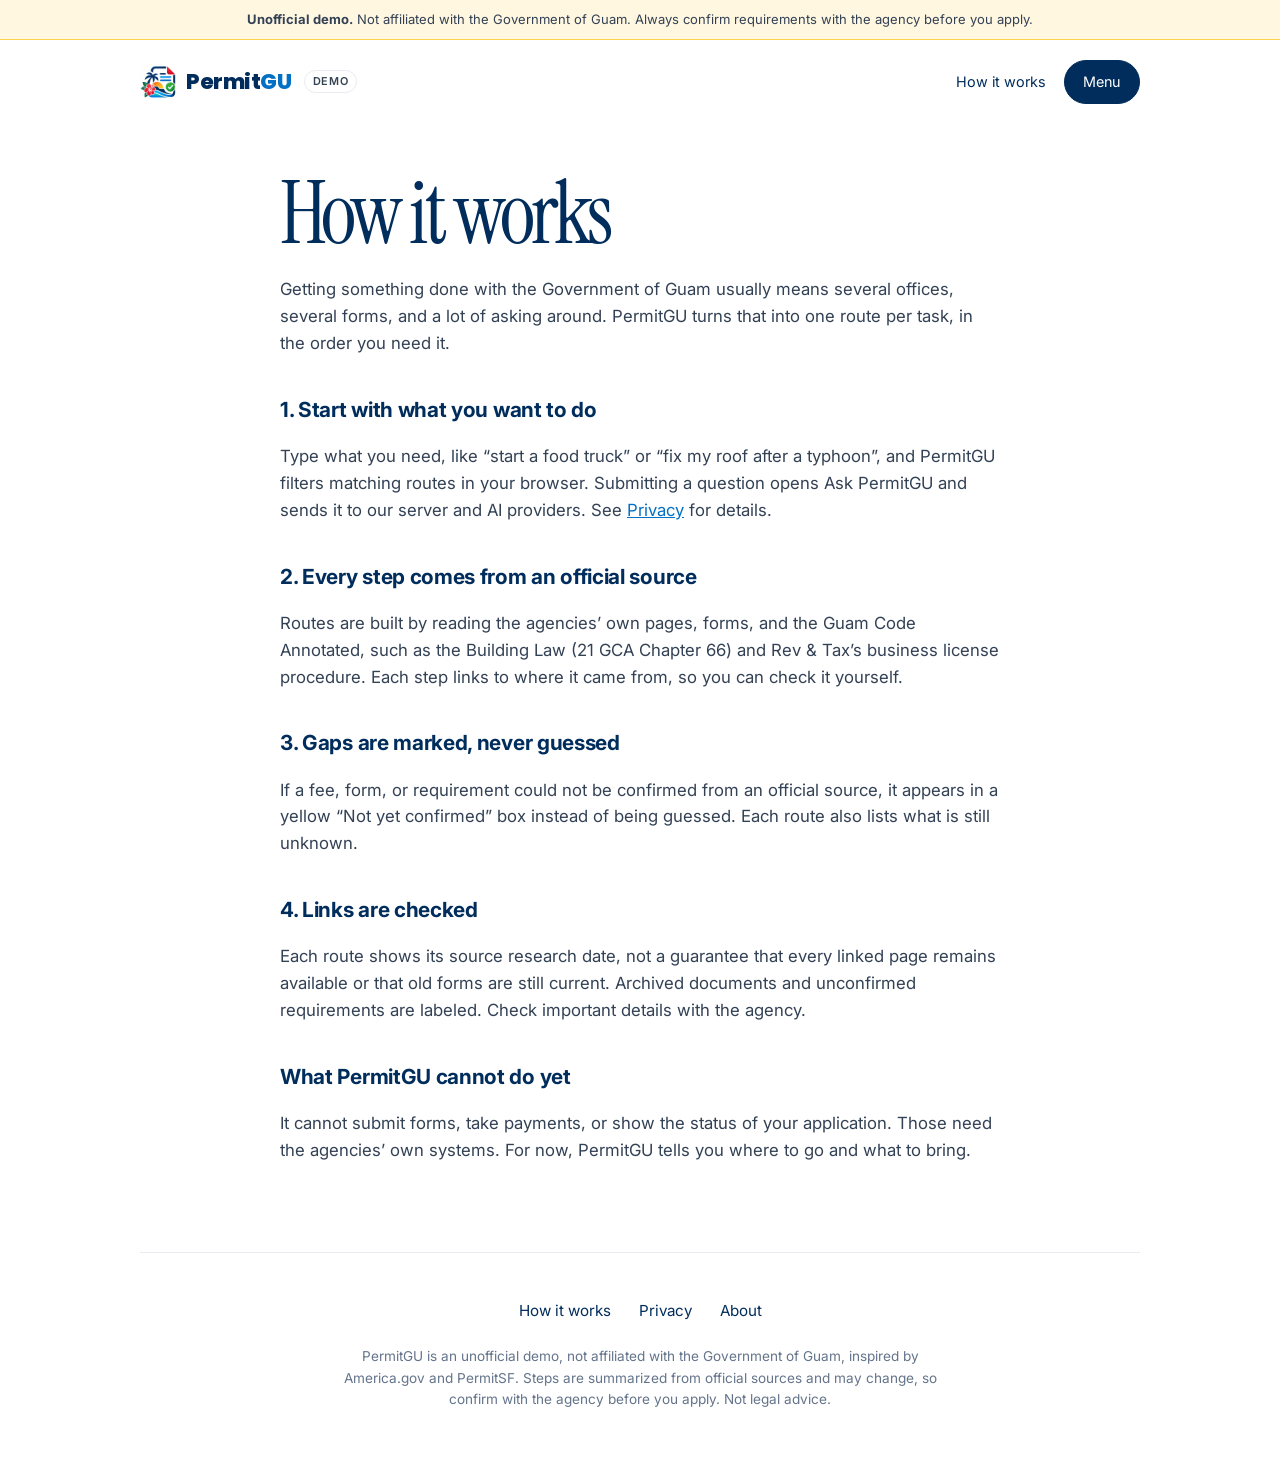
<file: how-it-works.html>
<!doctype html>
<html lang="en">
<head>
<meta charset="utf-8">
<meta name="viewport" content="width=device-width, initial-scale=1">
<title>How it works | PermitGU (unofficial demo)</title>
<meta name="description" content="How PermitGU builds each route from official sources. Not a Government of Guam website.">
<link rel="preconnect" href="https://fonts.googleapis.com"><link rel="preconnect" href="https://fonts.gstatic.com" crossorigin>
<link href="https://fonts.googleapis.com/css2?family=Instrument+Serif&family=Inter:wght@400;500;600&family=Poppins:wght@700;800&display=swap" rel="stylesheet">
<link rel="icon" href="favicon-48.png" type="image/png">
<link rel="apple-touch-icon" href="apple-touch-icon.png">
<meta name="theme-color" content="#012d5c">
<link rel="canonical" href="https://permitgu.vercel.app/how-it-works">
<meta property="og:type" content="website">
<meta property="og:site_name" content="PermitGU">
<meta property="og:url" content="https://permitgu.vercel.app/how-it-works">
<meta property="og:title" content="How it works | PermitGU (unofficial demo)">
<meta property="og:description" content="How PermitGU builds each route from official sources. Not a Government of Guam website.">
<meta property="og:image" content="https://permitgu.vercel.app/social-preview.png">
<meta property="og:image:width" content="1200">
<meta property="og:image:height" content="630">
<meta property="og:image:alt" content="PermitGU, an unofficial Guam permit guide">
<meta name="twitter:card" content="summary_large_image">
<link rel="stylesheet" href="styles.css">
<script data-posthog-fleet>(function(){if(window.__posthogFleet)return;window.__posthogFleet=1;var s=document.createElement('script');s.async=true;s.src='https://us-assets.i.posthog.com/static/array.js';s.onload=function(){if(!window.posthog||!window.posthog.init)return;window.posthog.init('phc_FCpCP9mIsb9IcxpX0Qqi6FmJ48sVvscAYIrZmtRHIq4',{api_host:'https://us.i.posthog.com',person_profiles:'identified_only',capture_pageview:'history_change',capture_pageleave:true,autocapture:false,disable_session_recording:true,disable_surveys:true,loaded:function(p){p.register({site:location.hostname})}});};document.head.appendChild(s);})();</script>
</head>
<body>
<a class="skip" href="#main">Skip to main content</a>
<div class="demo"><strong>Unofficial demo.</strong> Not affiliated with the Government of Guam. Always confirm requirements with the agency before you apply.</div>
<div class="wrap">
<nav class="nav"><a class="brand" href="/" aria-label="PermitGU home"><img class="mark" src="logo-mark.png" width="36" height="36" alt=""><span class="wm">Permit<b>GU</b></span><span class="demo-pill">Demo</span></a>
<span class="navlinks"><a class="hide-sm" href="/how-it-works">How it works</a><a class="pill" href="/#all">Browse all</a></span></nav>
<main class="prose" id="main">
<h1>How it works</h1>
<p>Getting something done with the Government of Guam usually means several offices, several forms, and a lot of asking around. PermitGU turns that into one route per task, in the order you need it.</p>
<h2>1. Start with what you want to do</h2>
<p>Type what you need, like &ldquo;start a food truck&rdquo; or &ldquo;fix my roof after a typhoon&rdquo;, and PermitGU filters matching routes in your browser. Submitting a question opens Ask PermitGU and sends it to our server and AI providers. See <a href="/privacy">Privacy</a> for details.</p>
<h2>2. Every step comes from an official source</h2>
<p>Routes are built by reading the agencies&rsquo; own pages, forms, and the Guam Code Annotated, such as the Building Law (21 GCA Chapter 66) and Rev &amp; Tax&rsquo;s business license procedure. Each step links to where it came from, so you can check it yourself.</p>
<h2>3. Gaps are marked, never guessed</h2>
<p>If a fee, form, or requirement could not be confirmed from an official source, it appears in a yellow &ldquo;Not yet confirmed&rdquo; box instead of being guessed. Each route also lists what is still unknown.</p>
<h2>4. Links are checked</h2>
<p>Each route shows its source research date, not a guarantee that every linked page remains available or that old forms are still current. Archived documents and unconfirmed requirements are labeled. Check important details with the agency.</p>
<h2>What PermitGU cannot do yet</h2>
<p>It cannot submit forms, take payments, or show the status of your application. Those need the agencies&rsquo; own systems. For now, PermitGU tells you where to go and what to bring.</p>
</main>
<footer class="foot">
<nav aria-label="Footer"><a href="/how-it-works">How it works</a><a href="/privacy">Privacy</a><a href="/about">About</a></nav>
<p>PermitGU is an unofficial demo, not affiliated with the Government of Guam, inspired by America.gov and PermitSF. Steps are summarized from official sources and may change, so confirm with the agency before you apply. Not legal advice.</p>
</footer>
</div>
<script src="menu.js" defer></script>
</body>
</html>
</file>
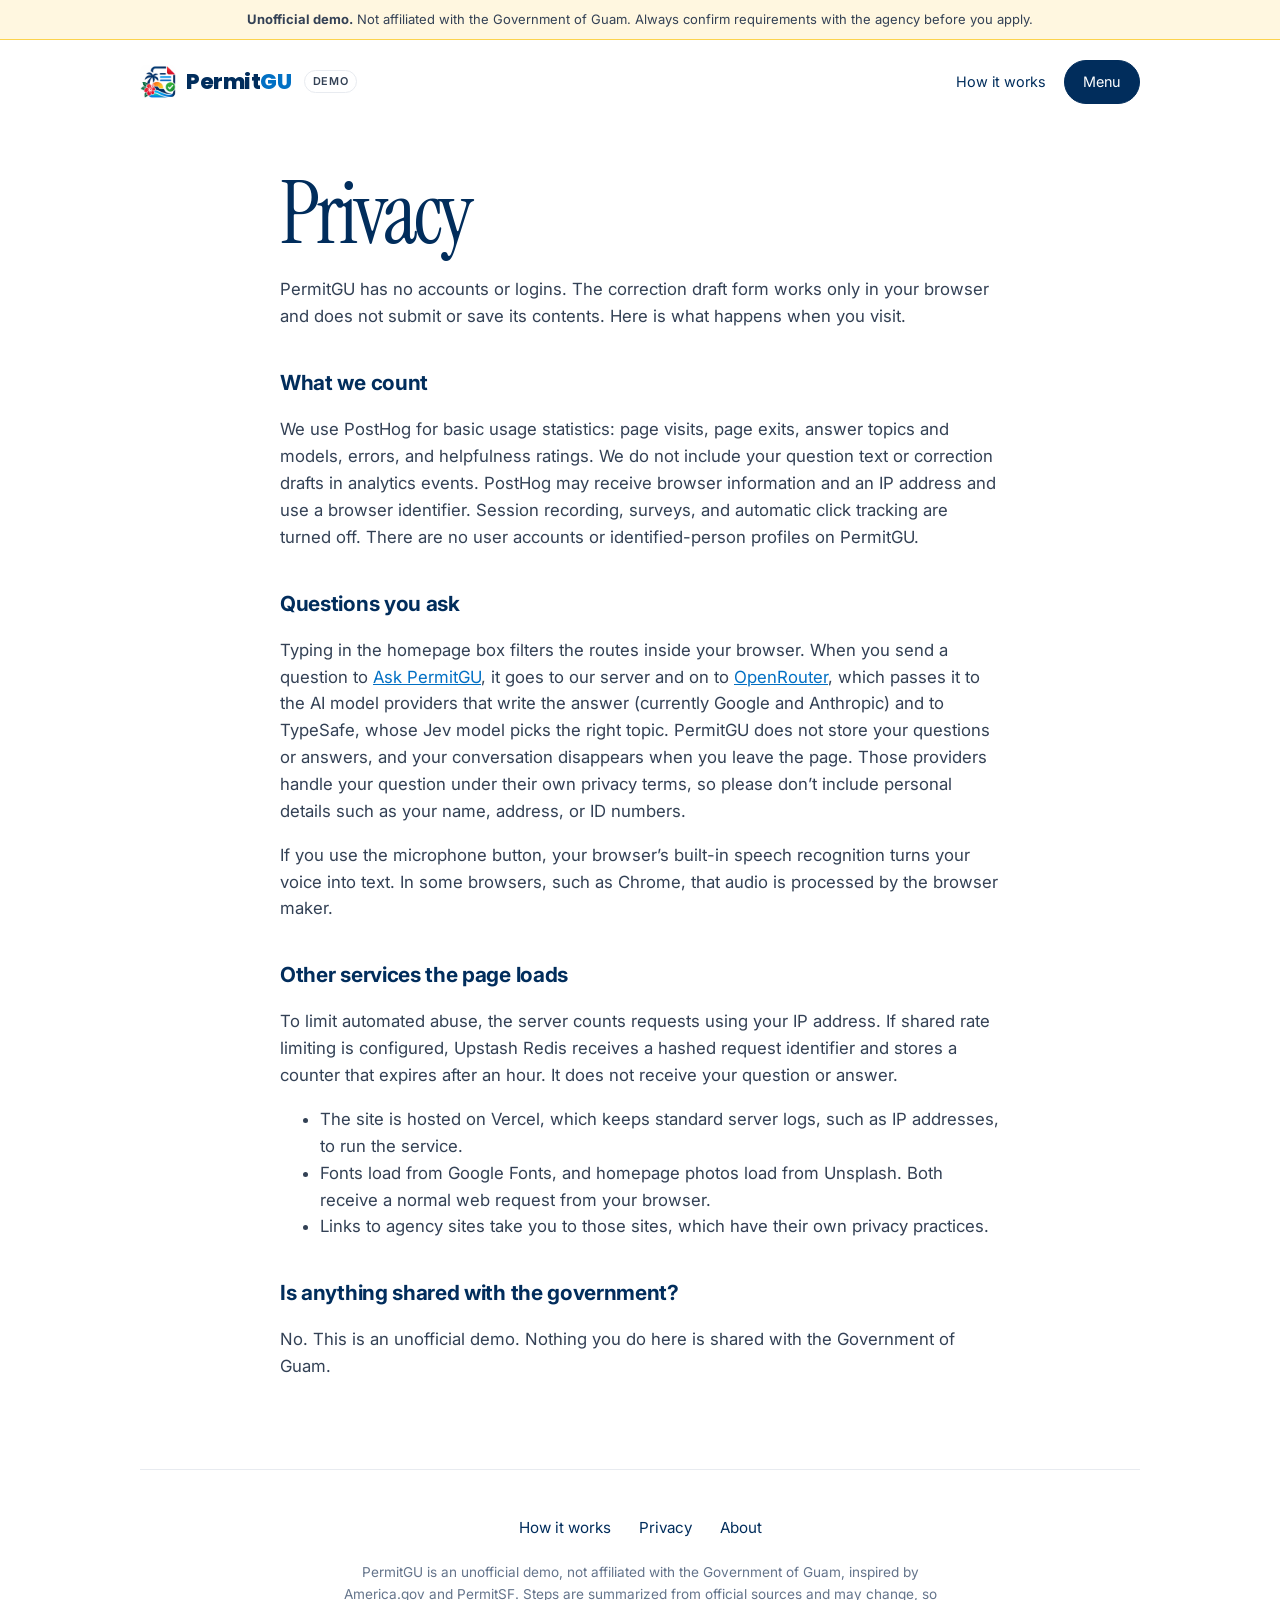
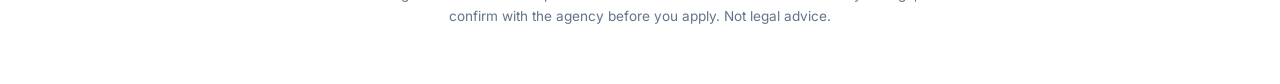
<file: privacy.html>
<!doctype html>
<html lang="en">
<head>
<meta charset="utf-8">
<meta name="viewport" content="width=device-width, initial-scale=1">
<title>Privacy | PermitGU (unofficial demo)</title>
<meta name="description" content="What PermitGU does and does not collect. Not a Government of Guam website.">
<link rel="preconnect" href="https://fonts.googleapis.com"><link rel="preconnect" href="https://fonts.gstatic.com" crossorigin>
<link href="https://fonts.googleapis.com/css2?family=Instrument+Serif&family=Inter:wght@400;500;600&family=Poppins:wght@700;800&display=swap" rel="stylesheet">
<link rel="icon" href="favicon-48.png" type="image/png">
<link rel="apple-touch-icon" href="apple-touch-icon.png">
<meta name="theme-color" content="#012d5c">
<link rel="canonical" href="https://permitgu.vercel.app/privacy">
<meta property="og:type" content="website">
<meta property="og:site_name" content="PermitGU">
<meta property="og:url" content="https://permitgu.vercel.app/privacy">
<meta property="og:title" content="Privacy | PermitGU (unofficial demo)">
<meta property="og:description" content="What PermitGU does and does not collect. Not a Government of Guam website.">
<meta property="og:image" content="https://permitgu.vercel.app/social-preview.png">
<meta property="og:image:width" content="1200">
<meta property="og:image:height" content="630">
<meta property="og:image:alt" content="PermitGU, an unofficial Guam permit guide">
<meta name="twitter:card" content="summary_large_image">
<link rel="stylesheet" href="styles.css">
<script data-posthog-fleet>(function(){if(window.__posthogFleet)return;window.__posthogFleet=1;var s=document.createElement('script');s.async=true;s.src='https://us-assets.i.posthog.com/static/array.js';s.onload=function(){if(!window.posthog||!window.posthog.init)return;window.posthog.init('phc_FCpCP9mIsb9IcxpX0Qqi6FmJ48sVvscAYIrZmtRHIq4',{api_host:'https://us.i.posthog.com',person_profiles:'identified_only',capture_pageview:'history_change',capture_pageleave:true,autocapture:false,disable_session_recording:true,disable_surveys:true,loaded:function(p){p.register({site:location.hostname})}});};document.head.appendChild(s);})();</script>
</head>
<body>
<a class="skip" href="#main">Skip to main content</a>
<div class="demo"><strong>Unofficial demo.</strong> Not affiliated with the Government of Guam. Always confirm requirements with the agency before you apply.</div>
<div class="wrap">
<nav class="nav"><a class="brand" href="/" aria-label="PermitGU home"><img class="mark" src="logo-mark.png" width="36" height="36" alt=""><span class="wm">Permit<b>GU</b></span><span class="demo-pill">Demo</span></a>
<span class="navlinks"><a class="hide-sm" href="/how-it-works">How it works</a><a class="pill" href="/#all">Browse all</a></span></nav>
<main class="prose" id="main">
<h1>Privacy</h1>
<p>PermitGU has no accounts or logins. The correction draft form works only in your browser and does not submit or save its contents. Here is what happens when you visit.</p>
<h2>What we count</h2>
<p>We use PostHog for basic usage statistics: page visits, page exits, answer topics and models, errors, and helpfulness ratings. We do not include your question text or correction drafts in analytics events. PostHog may receive browser information and an IP address and use a browser identifier. Session recording, surveys, and automatic click tracking are turned off. There are no user accounts or identified-person profiles on PermitGU.</p>
<h2>Questions you ask</h2>
<p>Typing in the homepage box filters the routes inside your browser. When you send a question to <a href="/ask">Ask PermitGU</a>, it goes to our server and on to <a href="https://openrouter.ai/privacy" target="_blank" rel="noopener">OpenRouter</a>, which passes it to the AI model providers that write the answer (currently Google and Anthropic) and to TypeSafe, whose Jev model picks the right topic. PermitGU does not store your questions or answers, and your conversation disappears when you leave the page. Those providers handle your question under their own privacy terms, so please don&rsquo;t include personal details such as your name, address, or ID numbers.</p>
<p>If you use the microphone button, your browser&rsquo;s built-in speech recognition turns your voice into text. In some browsers, such as Chrome, that audio is processed by the browser maker.</p>
<h2>Other services the page loads</h2>
<p>To limit automated abuse, the server counts requests using your IP address. If shared rate limiting is configured, Upstash Redis receives a hashed request identifier and stores a counter that expires after an hour. It does not receive your question or answer.</p>
<ul><li>The site is hosted on Vercel, which keeps standard server logs, such as IP addresses, to run the service.</li><li>Fonts load from Google Fonts, and homepage photos load from Unsplash. Both receive a normal web request from your browser.</li><li>Links to agency sites take you to those sites, which have their own privacy practices.</li></ul>
<h2>Is anything shared with the government?</h2>
<p>No. This is an unofficial demo. Nothing you do here is shared with the Government of Guam.</p>
</main>
<footer class="foot">
<nav aria-label="Footer"><a href="/how-it-works">How it works</a><a href="/privacy">Privacy</a><a href="/about">About</a></nav>
<p>PermitGU is an unofficial demo, not affiliated with the Government of Guam, inspired by America.gov and PermitSF. Steps are summarized from official sources and may change, so confirm with the agency before you apply. Not legal advice.</p>
</footer>
</div>
<script src="menu.js" defer></script>
</body>
</html>
</file>
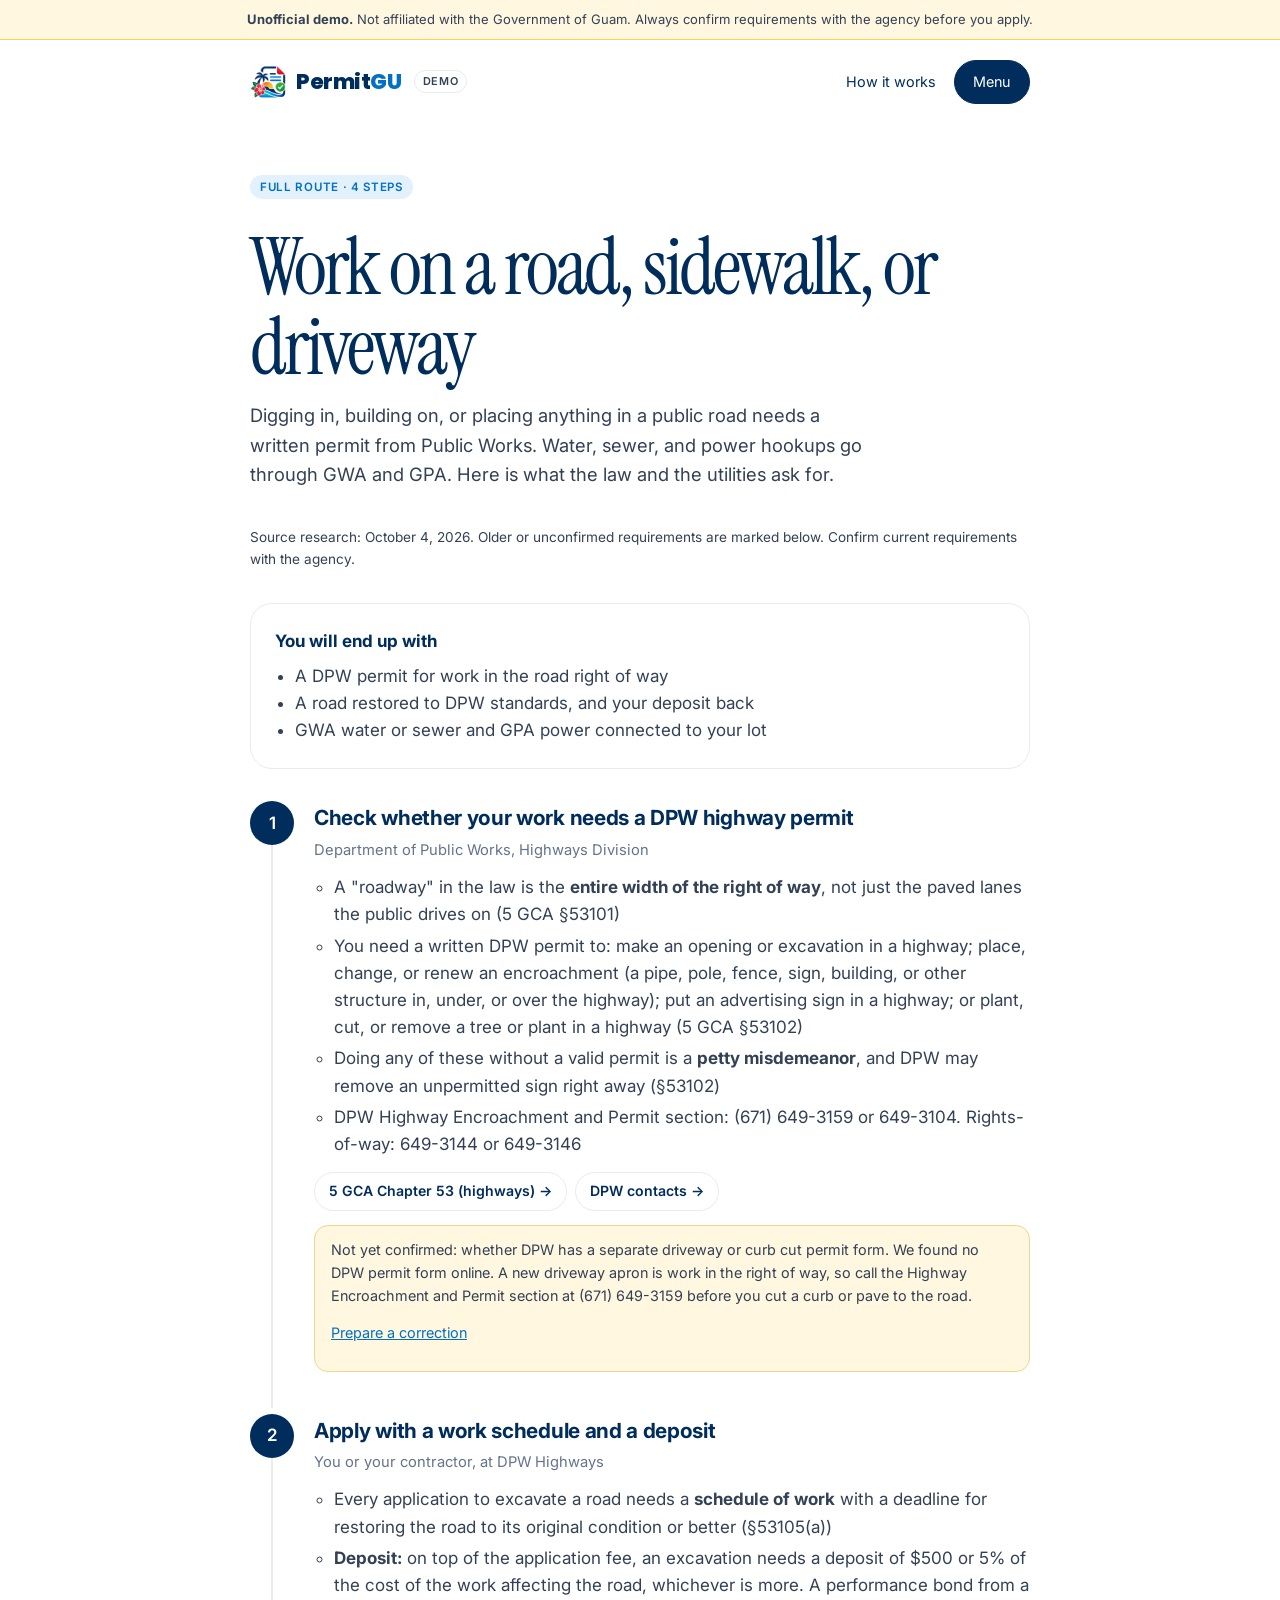
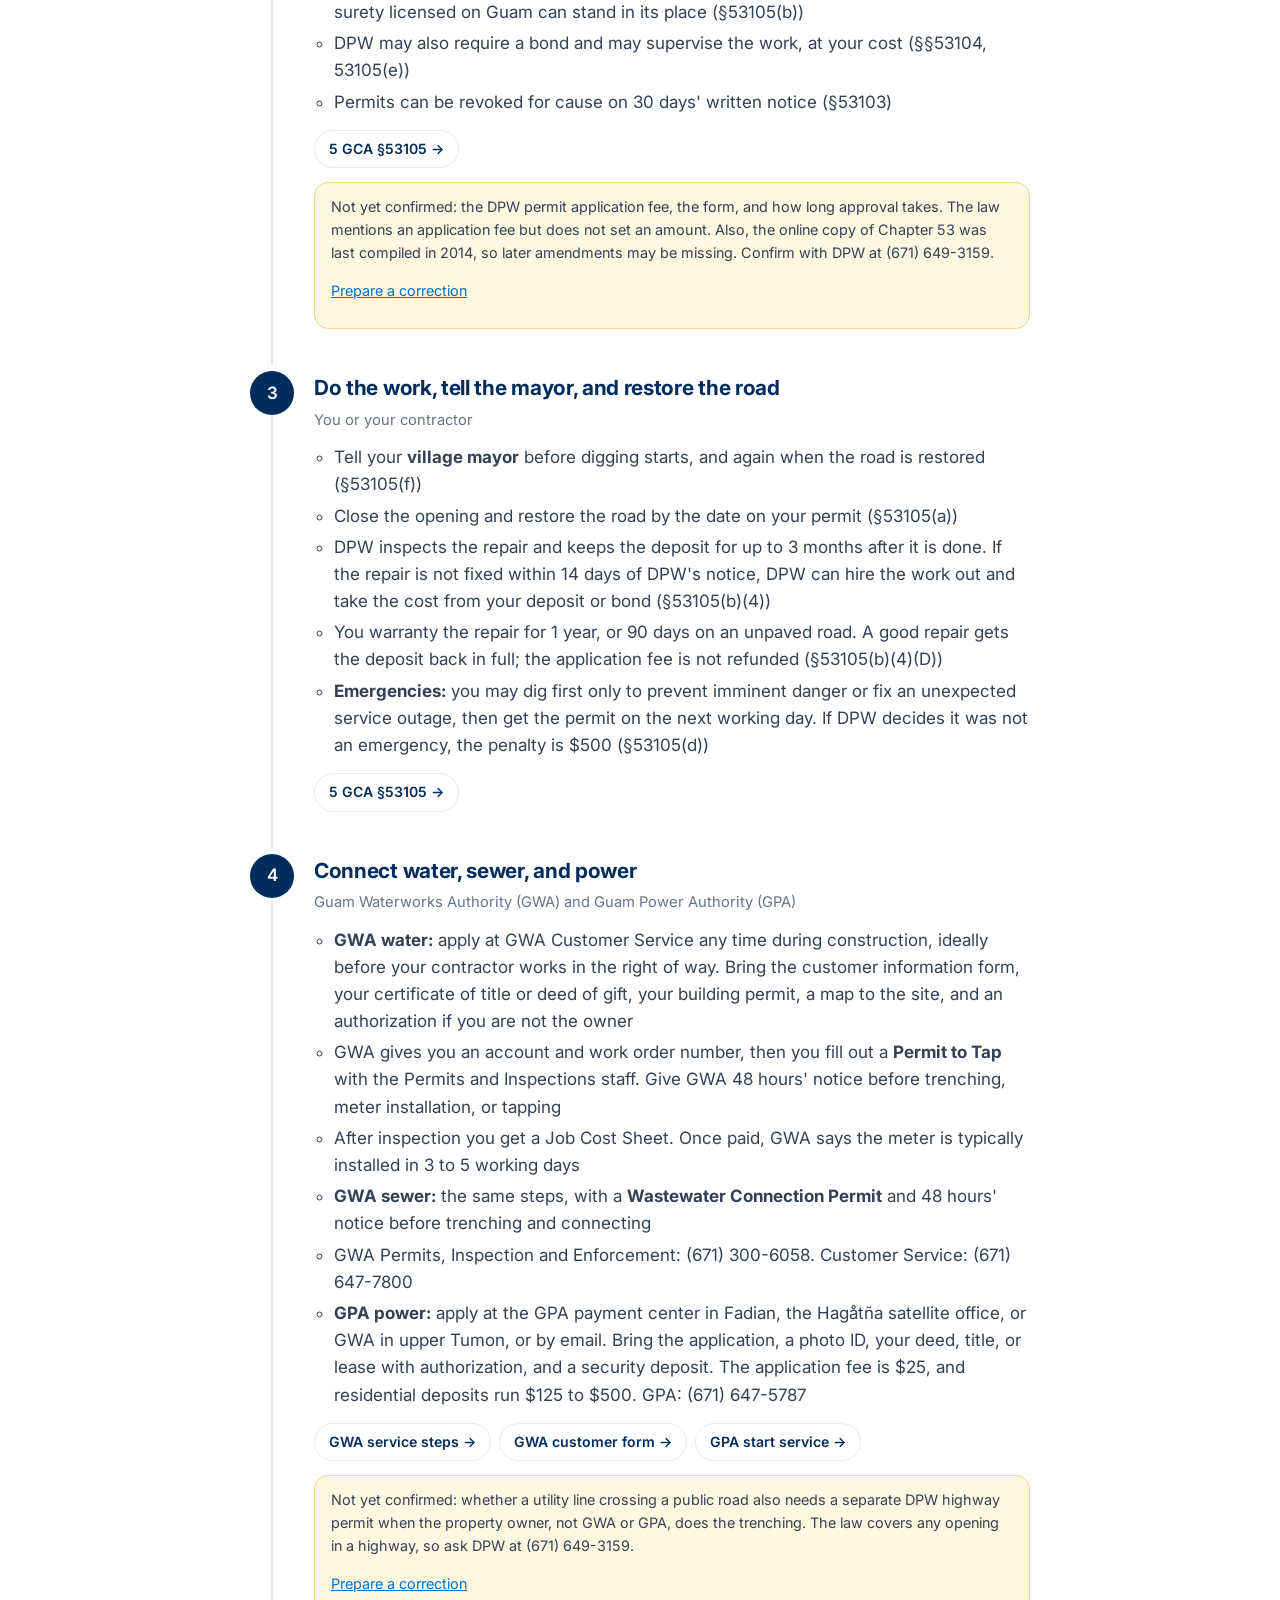
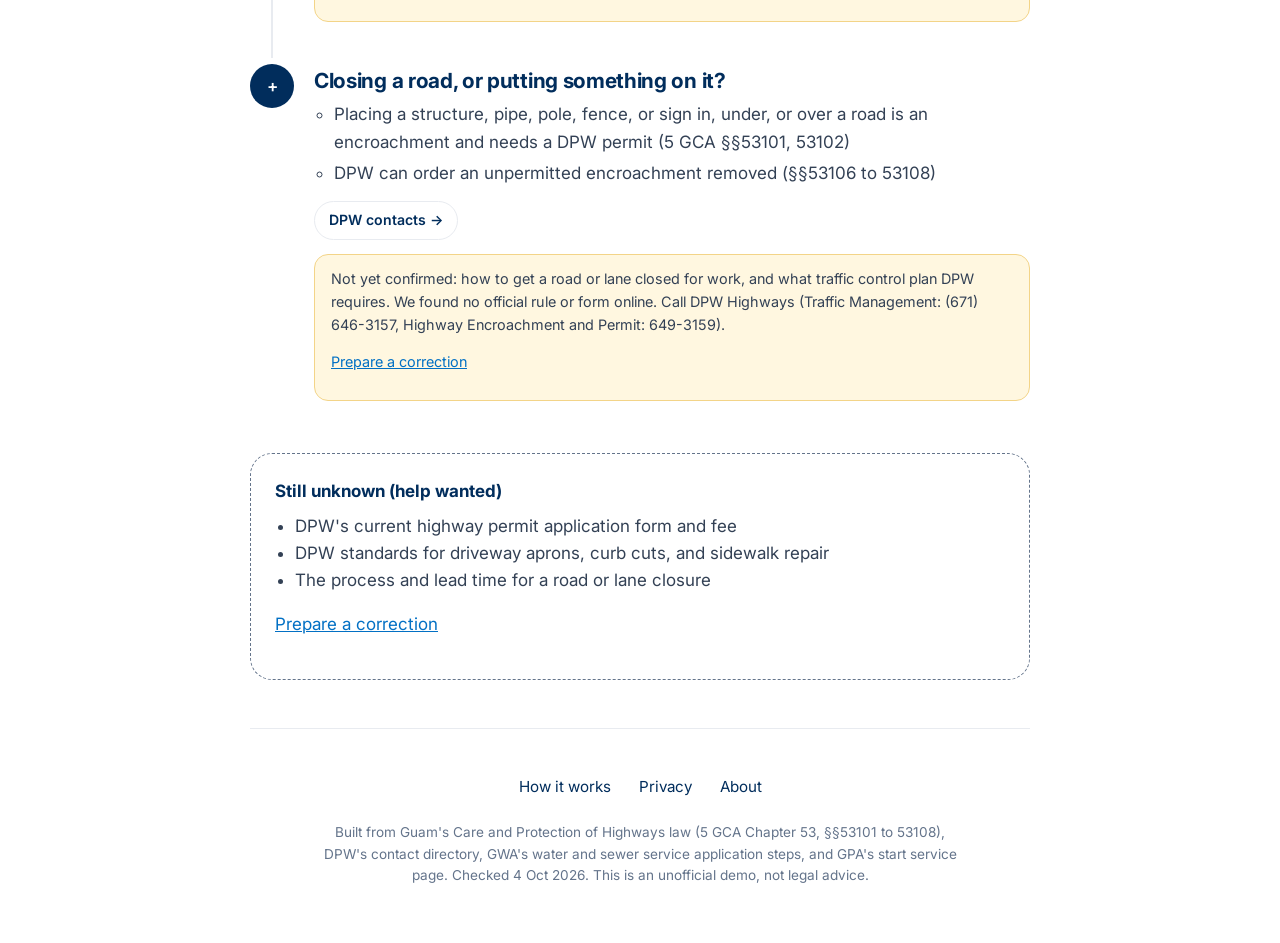
<file: public-spaces.html>
<!doctype html>
<html lang="en">
<head>
<meta charset="utf-8">
<meta name="viewport" content="width=device-width, initial-scale=1">
<title>Work on a Road, Sidewalk, or Driveway on Guam | PermitGU (unofficial demo)</title>
<meta name="description" content="Unofficial, plain-language route for work in a Guam public right of way: DPW highway permits for excavation, driveways, and encroachments, deposits, road restoration, and GWA water, sewer, and GPA power connections. Not a Government of Guam website.">
<link rel="preconnect" href="https://fonts.googleapis.com"><link rel="preconnect" href="https://fonts.gstatic.com" crossorigin>
<link href="https://fonts.googleapis.com/css2?family=Instrument+Serif&family=Inter:wght@400;500;600&family=Poppins:wght@700;800&display=swap" rel="stylesheet">
<link rel="icon" href="favicon-48.png" type="image/png">
<link rel="apple-touch-icon" href="apple-touch-icon.png">
<meta name="theme-color" content="#012d5c">
<link rel="canonical" href="https://permitgu.vercel.app/public-spaces">
<meta property="og:type" content="website">
<meta property="og:site_name" content="PermitGU">
<meta property="og:url" content="https://permitgu.vercel.app/public-spaces">
<meta property="og:title" content="Work on a Road, Sidewalk, or Driveway on Guam | PermitGU (unofficial demo)">
<meta property="og:description" content="Unofficial, plain-language route for work in a Guam public right of way: DPW highway permits for excavation, driveways, and encroachments, deposits, road restoration, and GWA water, sewer, and GPA power connections. Not a Government of Guam website.">
<meta property="og:image" content="https://permitgu.vercel.app/social-preview.png">
<meta property="og:image:width" content="1200">
<meta property="og:image:height" content="630">
<meta property="og:image:alt" content="PermitGU, an unofficial Guam permit guide">
<meta name="twitter:card" content="summary_large_image">
<link rel="stylesheet" href="styles.css">
<script data-posthog-fleet>(function(){if(window.__posthogFleet)return;window.__posthogFleet=1;var s=document.createElement('script');s.async=true;s.src='https://us-assets.i.posthog.com/static/array.js';s.onload=function(){if(!window.posthog||!window.posthog.init)return;window.posthog.init('phc_FCpCP9mIsb9IcxpX0Qqi6FmJ48sVvscAYIrZmtRHIq4',{api_host:'https://us.i.posthog.com',person_profiles:'identified_only',capture_pageview:'history_change',capture_pageleave:true,autocapture:false,disable_session_recording:true,disable_surveys:true,loaded:function(p){p.register({site:location.hostname})}});};document.head.appendChild(s);})();</script>
</head>
<body>
<a class="skip" href="#main">Skip to main content</a>
<div class="demo"><strong>Unofficial demo.</strong> Not affiliated with the Government of Guam. Always confirm requirements with the agency before you apply.</div>
<div class="wrap" style="max-width:820px">
<nav class="nav"><a class="brand" href="/" aria-label="PermitGU home"><img class="mark" src="logo-mark.png" width="36" height="36" alt=""><span class="wm">Permit<b>GU</b></span><span class="demo-pill">Demo</span></a><a class="pill" href="/#all">&larr; All permits</a></nav>

<main id="main">
<header class="route-hero">
<span class="tag">Full route &middot; 4 steps</span>
<h1>Work on a road, sidewalk, or driveway</h1>
<p>Digging in, building on, or placing anything in a public road needs a written permit from Public Works. Water, sewer, and power hookups go through GWA and GPA. Here is what the law and the utilities ask for.</p>
</header>
<p class="source-date">Source research: <time datetime="2026-10-04">October 4, 2026</time>. Older or unconfirmed requirements are marked below. Confirm current requirements with the agency.</p>

<div class="summary"><strong>You will end up with</strong>
<ul><li>A DPW permit for work in the road right of way</li><li>A road restored to DPW standards, and your deposit back</li><li>GWA water or sewer and GPA power connected to your lot</li></ul></div>

<ol class="steps">
<li><span class="num">1</span><h2>Check whether your work needs a DPW highway permit</h2>
<p class="who">Department of Public Works, Highways Division</p>
<ul>
<li>A "roadway" in the law is the <strong>entire width of the right of way</strong>, not just the paved lanes the public drives on (5 GCA &sect;53101)</li>
<li>You need a written DPW permit to: make an opening or excavation in a highway; place, change, or renew an encroachment (a pipe, pole, fence, sign, building, or other structure in, under, or over the highway); put an advertising sign in a highway; or plant, cut, or remove a tree or plant in a highway (5 GCA &sect;53102)</li>
<li>Doing any of these without a valid permit is a <strong>petty misdemeanor</strong>, and DPW may remove an unpermitted sign right away (&sect;53102)</li>
<li>DPW Highway Encroachment and Permit section: (671) 649-3159 or 649-3104. Rights-of-way: 649-3144 or 649-3146</li>
</ul>
<div class="links"><a href="https://col.guamcourts.gov/sites/default/files/5gc053.pdf" target="_blank" rel="noopener">5 GCA Chapter 53 (highways) &rarr;</a><a href="https://dpw.guam.gov/contact-us/" target="_blank" rel="noopener">DPW contacts &rarr;</a></div>
<div class="check">Not yet confirmed: whether DPW has a separate driveway or curb cut permit form. We found no DPW permit form online. A new driveway apron is work in the right of way, so call the Highway Encroachment and Permit section at (671) 649-3159 before you cut a curb or pave to the road.</div></li>

<li><span class="num">2</span><h2>Apply with a work schedule and a deposit</h2>
<p class="who">You or your contractor, at DPW Highways</p>
<ul>
<li>Every application to excavate a road needs a <strong>schedule of work</strong> with a deadline for restoring the road to its original condition or better (&sect;53105(a))</li>
<li><strong>Deposit:</strong> on top of the application fee, an excavation needs a deposit of $500 or 5% of the cost of the work affecting the road, whichever is more. A performance bond from a surety licensed on Guam can stand in its place (&sect;53105(b))</li>
<li>DPW may also require a bond and may supervise the work, at your cost (&sect;&sect;53104, 53105(e))</li>
<li>Permits can be revoked for cause on 30 days' written notice (&sect;53103)</li>
</ul>
<div class="links"><a href="https://col.guamcourts.gov/sites/default/files/5gc053.pdf" target="_blank" rel="noopener">5 GCA &sect;53105 &rarr;</a></div>
<div class="check">Not yet confirmed: the DPW permit application fee, the form, and how long approval takes. The law mentions an application fee but does not set an amount. Also, the online copy of Chapter 53 was last compiled in 2014, so later amendments may be missing. Confirm with DPW at (671) 649-3159.</div></li>

<li><span class="num">3</span><h2>Do the work, tell the mayor, and restore the road</h2>
<p class="who">You or your contractor</p>
<ul>
<li>Tell your <strong>village mayor</strong> before digging starts, and again when the road is restored (&sect;53105(f))</li>
<li>Close the opening and restore the road by the date on your permit (&sect;53105(a))</li>
<li>DPW inspects the repair and keeps the deposit for up to 3 months after it is done. If the repair is not fixed within 14 days of DPW's notice, DPW can hire the work out and take the cost from your deposit or bond (&sect;53105(b)(4))</li>
<li>You warranty the repair for 1 year, or 90 days on an unpaved road. A good repair gets the deposit back in full; the application fee is not refunded (&sect;53105(b)(4)(D))</li>
<li><strong>Emergencies:</strong> you may dig first only to prevent imminent danger or fix an unexpected service outage, then get the permit on the next working day. If DPW decides it was not an emergency, the penalty is $500 (&sect;53105(d))</li>
</ul>
<div class="links"><a href="https://col.guamcourts.gov/sites/default/files/5gc053.pdf" target="_blank" rel="noopener">5 GCA &sect;53105 &rarr;</a></div></li>

<li><span class="num">4</span><h2>Connect water, sewer, and power</h2>
<p class="who">Guam Waterworks Authority (GWA) and Guam Power Authority (GPA)</p>
<ul>
<li><strong>GWA water:</strong> apply at GWA Customer Service any time during construction, ideally before your contractor works in the right of way. Bring the customer information form, your certificate of title or deed of gift, your building permit, a map to the site, and an authorization if you are not the owner</li>
<li>GWA gives you an account and work order number, then you fill out a <strong>Permit to Tap</strong> with the Permits and Inspections staff. Give GWA 48 hours' notice before trenching, meter installation, or tapping</li>
<li>After inspection you get a Job Cost Sheet. Once paid, GWA says the meter is typically installed in 3 to 5 working days</li>
<li><strong>GWA sewer:</strong> the same steps, with a <strong>Wastewater Connection Permit</strong> and 48 hours' notice before trenching and connecting</li>
<li>GWA Permits, Inspection and Enforcement: (671) 300-6058. Customer Service: (671) 647-7800</li>
<li><strong>GPA power:</strong> apply at the GPA payment center in Fadian, the Hagåtña satellite office, or GWA in upper Tumon, or by email. Bring the application, a photo ID, your deed, title, or lease with authorization, and a security deposit. The application fee is $25, and residential deposits run $125 to $500. GPA: (671) 647-5787</li>
</ul>
<div class="links"><a href="https://guamwaterworks.org/faq/water-sewer-service-application/" target="_blank" rel="noopener">GWA service steps &rarr;</a><a href="http://guamwaterworks.org/wp-content/uploads/2025/10/CustomerInfoForm10-01-25-Fillable.pdf" target="_blank" rel="noopener">GWA customer form &rarr;</a><a href="https://www.guampowerauthority.com/how-do-i/start-stop-move-services" target="_blank" rel="noopener">GPA start service &rarr;</a></div>
<div class="check">Not yet confirmed: whether a utility line crossing a public road also needs a separate DPW highway permit when the property owner, not GWA or GPA, does the trenching. The law covers any opening in a highway, so ask DPW at (671) 649-3159.</div></li>

<li><span class="num">+</span><h2>Closing a road, or putting something on it?</h2>
<ul>
<li>Placing a structure, pipe, pole, fence, or sign in, under, or over a road is an encroachment and needs a DPW permit (5 GCA &sect;&sect;53101, 53102)</li>
<li>DPW can order an unpermitted encroachment removed (&sect;&sect;53106 to 53108)</li>
</ul>
<div class="links"><a href="https://dpw.guam.gov/contact-us/" target="_blank" rel="noopener">DPW contacts &rarr;</a></div>
<div class="check">Not yet confirmed: how to get a road or lane closed for work, and what traffic control plan DPW requires. We found no official rule or form online. Call DPW Highways (Traffic Management: (671) 646-3157, Highway Encroachment and Permit: 649-3159).</div></li>
</ol>

<div class="open"><strong>Still unknown (help wanted)</strong>
<ul>
<li>DPW's current highway permit application form and fee</li>
<li>DPW standards for driveway aprons, curb cuts, and sidewalk repair</li>
<li>The process and lead time for a road or lane closure</li>
</ul></div>

</main>
<footer class="foot">
<nav aria-label="Footer"><a href="/how-it-works">How it works</a><a href="/privacy">Privacy</a><a href="/about">About</a></nav>
<p>Built from Guam's Care and Protection of Highways law (5 GCA Chapter 53, &sect;&sect;53101 to 53108), DPW's contact directory, GWA's water and sewer service application steps, and GPA's start service page. Checked 4 Oct 2026. This is an unofficial demo, not legal advice.</p>
</footer>
</div>
<script src="menu.js" defer></script>
</body>
</html>
</file>
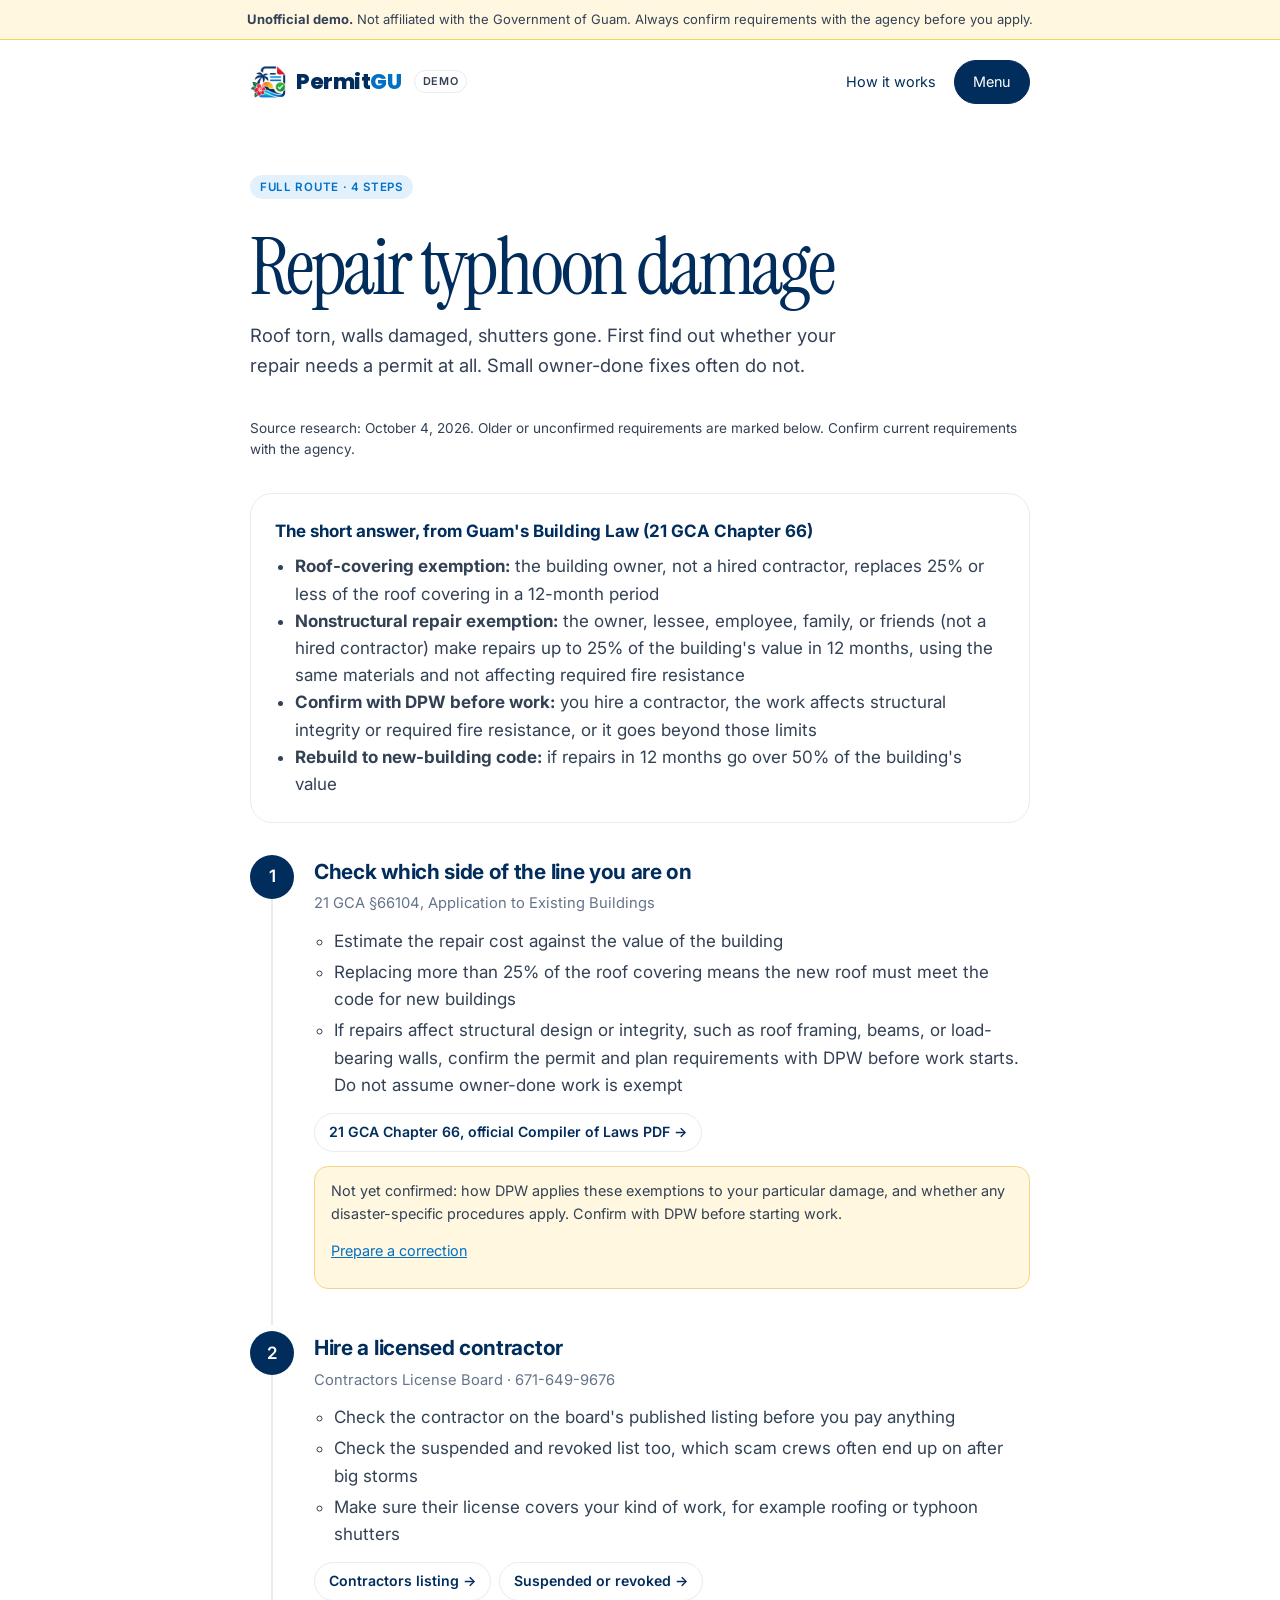
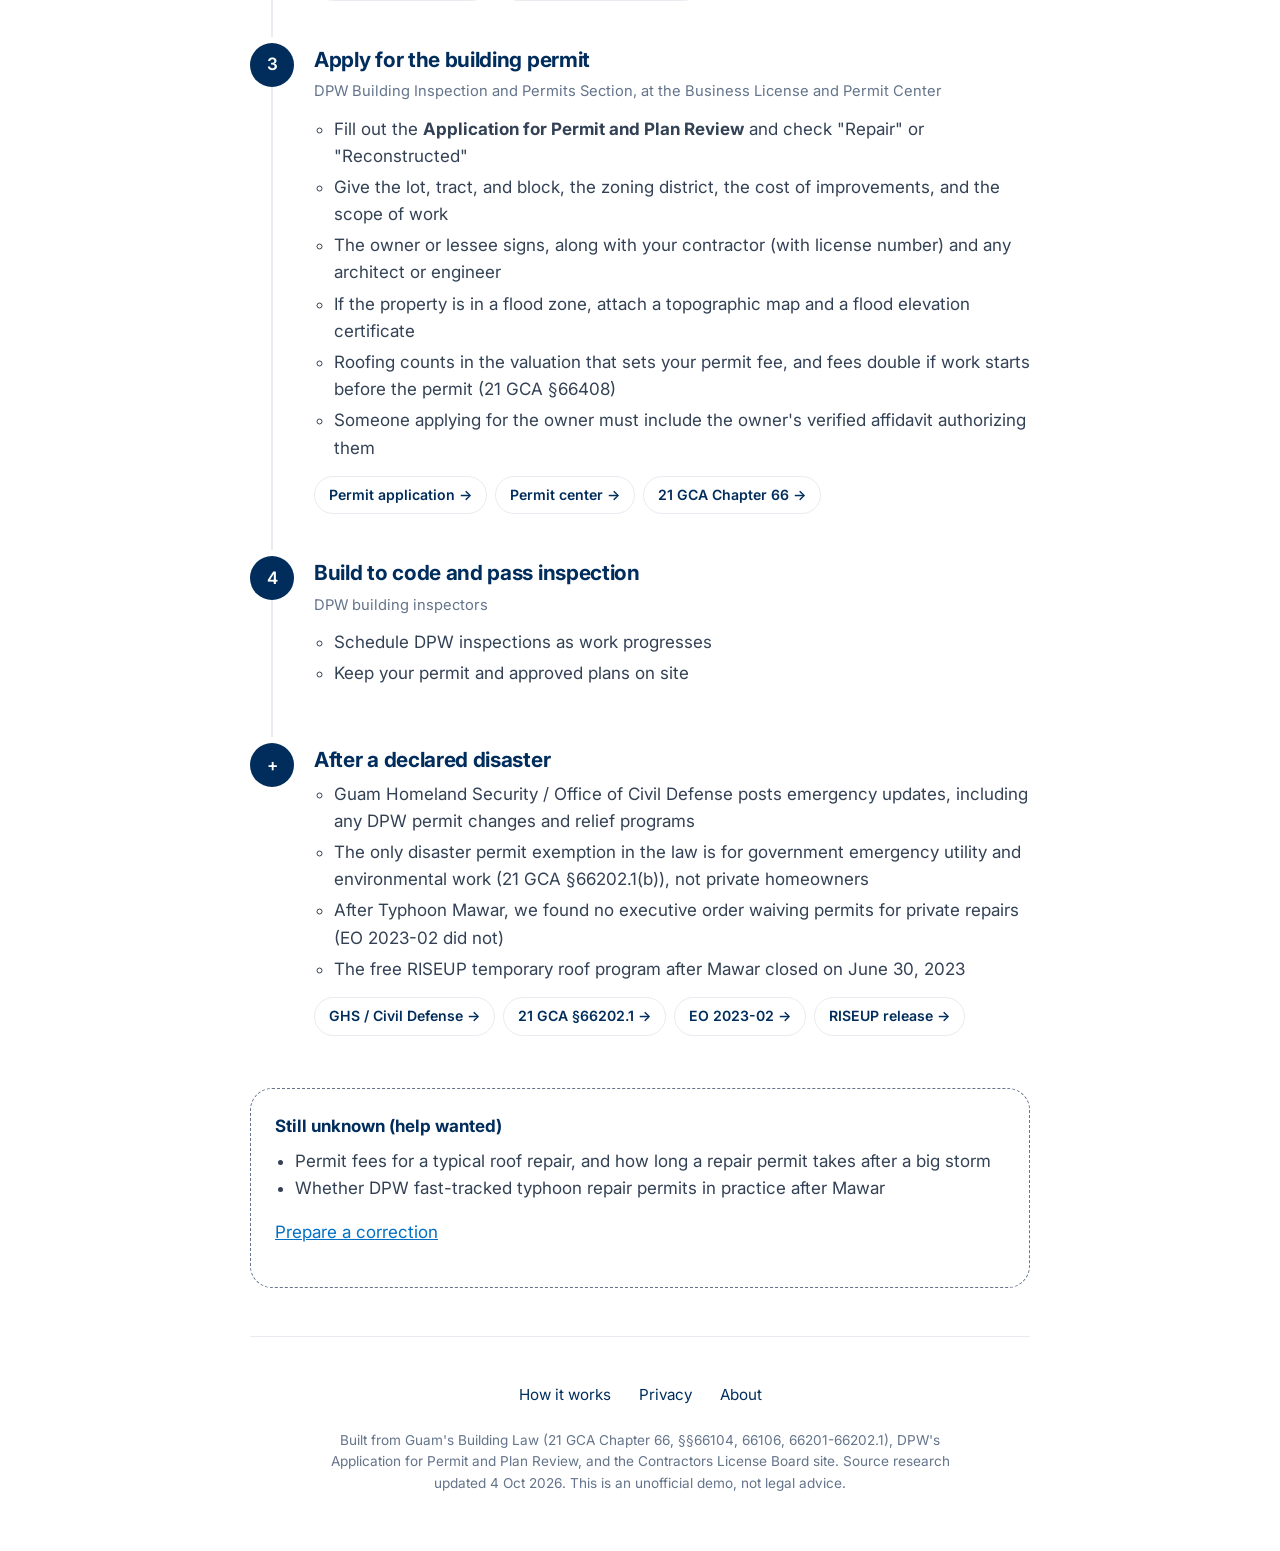
<file: typhoon-repair.html>
<!doctype html>
<html lang="en">
<head>
<meta charset="utf-8">
<meta name="viewport" content="width=device-width, initial-scale=1">
<title>Typhoon Repair on Guam | PermitGU (unofficial demo)</title>
<meta name="description" content="Unofficial, plain-language route for repairing typhoon damage on Guam: when you need a building permit, hiring a licensed contractor, and applying at the permit center. Not a Government of Guam website.">
<link rel="preconnect" href="https://fonts.googleapis.com"><link rel="preconnect" href="https://fonts.gstatic.com" crossorigin>
<link href="https://fonts.googleapis.com/css2?family=Instrument+Serif&family=Inter:wght@400;500;600&family=Poppins:wght@700;800&display=swap" rel="stylesheet">
<link rel="icon" href="favicon-48.png" type="image/png">
<link rel="apple-touch-icon" href="apple-touch-icon.png">
<meta name="theme-color" content="#012d5c">
<link rel="canonical" href="https://permitgu.vercel.app/typhoon-repair">
<meta property="og:type" content="website">
<meta property="og:site_name" content="PermitGU">
<meta property="og:url" content="https://permitgu.vercel.app/typhoon-repair">
<meta property="og:title" content="Typhoon Repair on Guam | PermitGU (unofficial demo)">
<meta property="og:description" content="Unofficial, plain-language route for repairing typhoon damage on Guam: when you need a building permit, hiring a licensed contractor, and applying at the permit center. Not a Government of Guam website.">
<meta property="og:image" content="https://permitgu.vercel.app/social-preview.png">
<meta property="og:image:width" content="1200">
<meta property="og:image:height" content="630">
<meta property="og:image:alt" content="PermitGU, an unofficial Guam permit guide">
<meta name="twitter:card" content="summary_large_image">
<link rel="stylesheet" href="styles.css">
<script data-posthog-fleet>(function(){if(window.__posthogFleet)return;window.__posthogFleet=1;var s=document.createElement('script');s.async=true;s.src='https://us-assets.i.posthog.com/static/array.js';s.onload=function(){if(!window.posthog||!window.posthog.init)return;window.posthog.init('phc_FCpCP9mIsb9IcxpX0Qqi6FmJ48sVvscAYIrZmtRHIq4',{api_host:'https://us.i.posthog.com',person_profiles:'identified_only',capture_pageview:'history_change',capture_pageleave:true,autocapture:false,disable_session_recording:true,disable_surveys:true,loaded:function(p){p.register({site:location.hostname})}});};document.head.appendChild(s);})();</script>
</head>
<body>
<a class="skip" href="#main">Skip to main content</a>
<div class="demo"><strong>Unofficial demo.</strong> Not affiliated with the Government of Guam. Always confirm requirements with the agency before you apply.</div>
<div class="wrap" style="max-width:820px">
<nav class="nav"><a class="brand" href="/" aria-label="PermitGU home"><img class="mark" src="logo-mark.png" width="36" height="36" alt=""><span class="wm">Permit<b>GU</b></span><span class="demo-pill">Demo</span></a><a class="pill" href="/#all">&larr; All permits</a></nav>

<main id="main">
<header class="route-hero">
<span class="tag">Full route &middot; 4 steps</span>
<h1>Repair typhoon damage</h1>
<p>Roof torn, walls damaged, shutters gone. First find out whether your repair needs a permit at all. Small owner-done fixes often do not.</p>
</header>
<p class="source-date">Source research: <time datetime="2026-10-04">October 4, 2026</time>. Older or unconfirmed requirements are marked below. Confirm current requirements with the agency.</p>

<div class="summary"><strong>The short answer, from Guam's Building Law (21 GCA Chapter 66)</strong>
<ul>
<li><strong>Roof-covering exemption:</strong> the building owner, not a hired contractor, replaces 25% or less of the roof covering in a 12-month period</li>
<li><strong>Nonstructural repair exemption:</strong> the owner, lessee, employee, family, or friends (not a hired contractor) make repairs up to 25% of the building's value in 12 months, using the same materials and not affecting required fire resistance</li>
<li><strong>Confirm with DPW before work:</strong> you hire a contractor, the work affects structural integrity or required fire resistance, or it goes beyond those limits</li>
<li><strong>Rebuild to new-building code:</strong> if repairs in 12 months go over 50% of the building's value</li>
</ul></div>

<ol class="steps">
<li><span class="num">1</span><h2>Check which side of the line you are on</h2>
<p class="who">21 GCA &sect;66104, Application to Existing Buildings</p>
<ul>
<li>Estimate the repair cost against the value of the building</li>
<li>Replacing more than 25% of the roof covering means the new roof must meet the code for new buildings</li>
<li>If repairs affect structural design or integrity, such as roof framing, beams, or load-bearing walls, confirm the permit and plan requirements with DPW before work starts. Do not assume owner-done work is exempt</li>
</ul>
<div class="links"><a href="https://col.guamcourts.gov/sites/default/files/21gc066_Q.pdf" target="_blank" rel="noopener">21 GCA Chapter 66, official Compiler of Laws PDF &rarr;</a></div>
<div class="check">Not yet confirmed: how DPW applies these exemptions to your particular damage, and whether any disaster-specific procedures apply. Confirm with DPW before starting work.</div></li>

<li><span class="num">2</span><h2>Hire a licensed contractor</h2>
<p class="who">Contractors License Board &middot; 671-649-9676</p>
<ul>
<li>Check the contractor on the board's published listing before you pay anything</li>
<li>Check the suspended and revoked list too, which scam crews often end up on after big storms</li>
<li>Make sure their license covers your kind of work, for example roofing or typhoon shutters</li>
</ul>
<div class="links"><a href="https://clb.guam.gov/contractors-listing/" target="_blank" rel="noopener">Contractors listing &rarr;</a><a href="http://clb.guam.gov/wp-content/uploads/2025/08/Suspended-Contractors.pdf" target="_blank" rel="noopener">Suspended or revoked &rarr;</a></div></li>

<li><span class="num">3</span><h2>Apply for the building permit</h2>
<p class="who">DPW Building Inspection and Permits Section, at the Business License and Permit Center</p>
<ul>
<li>Fill out the <strong>Application for Permit and Plan Review</strong> and check "Repair" or "Reconstructed"</li>
<li>Give the lot, tract, and block, the zoning district, the cost of improvements, and the scope of work</li>
<li>The owner or lessee signs, along with your contractor (with license number) and any architect or engineer</li>
<li>If the property is in a flood zone, attach a topographic map and a flood elevation certificate</li>
<li>Roofing counts in the valuation that sets your permit fee, and fees double if work starts before the permit (21 GCA &sect;66408)</li>
<li>Someone applying for the owner must include the owner's verified affidavit authorizing them</li>
</ul>
<div class="links"><a href="https://bsp.guam.gov/wp-content/uploads/2026/08/DPW-Application-for-Permit-and-Plan-Review-Fillable.pdf" target="_blank" rel="noopener">Permit application &rarr;</a><a href="https://dpw.guam.gov/blpc/" target="_blank" rel="noopener">Permit center &rarr;</a><a href="https://col.guamcourts.gov/sites/default/files/21gc066_Q.pdf" target="_blank" rel="noopener">21 GCA Chapter 66 &rarr;</a></div></li>

<li><span class="num">4</span><h2>Build to code and pass inspection</h2>
<p class="who">DPW building inspectors</p>
<ul>
<li>Schedule DPW inspections as work progresses</li>
<li>Keep your permit and approved plans on site</li>
</ul></li>

<li><span class="num">+</span><h2>After a declared disaster</h2>
<ul>
<li>Guam Homeland Security / Office of Civil Defense posts emergency updates, including any DPW permit changes and relief programs</li>
<li>The only disaster permit exemption in the law is for government emergency utility and environmental work (21 GCA &sect;66202.1(b)), not private homeowners</li>
<li>After Typhoon Mawar, we found no executive order waiving permits for private repairs (EO 2023-02 did not)</li>
<li>The free RISEUP temporary roof program after Mawar closed on June 30, 2023</li>
</ul>
<div class="links"><a href="https://ghs.guam.gov/" target="_blank" rel="noopener">GHS / Civil Defense &rarr;</a><a href="https://col.guamcourts.gov/sites/default/files/21gc066_Q.pdf" target="_blank" rel="noopener">21 GCA &sect;66202.1 &rarr;</a><a href="https://governor.guam.gov/press_release/governor-leon-guerrero-signs-executive-order-no-2023-02/" target="_blank" rel="noopener">EO 2023-02 &rarr;</a><a href="https://ghs.guam.gov/sites/default/files/jic_recovery_release_no._41_-_riseup_program_launches_to_help_temporarily_repair_metal_roofs.docx.pdf" target="_blank" rel="noopener">RISEUP release &rarr;</a></div></li>
</ol>

<div class="open"><strong>Still unknown (help wanted)</strong>
<ul>
<li>Permit fees for a typical roof repair, and how long a repair permit takes after a big storm</li>
<li>Whether DPW fast-tracked typhoon repair permits in practice after Mawar</li>
</ul></div>

</main>
<footer class="foot">
<nav aria-label="Footer"><a href="/how-it-works">How it works</a><a href="/privacy">Privacy</a><a href="/about">About</a></nav>
<p>Built from Guam's Building Law (21 GCA Chapter 66, &sect;&sect;66104, 66106, 66201-66202.1), DPW's Application for Permit and Plan Review, and the Contractors License Board site. Source research updated 4 Oct 2026. This is an unofficial demo, not legal advice.</p>
</footer>
</div>
<script src="menu.js" defer></script>
</body>
</html>
</file>
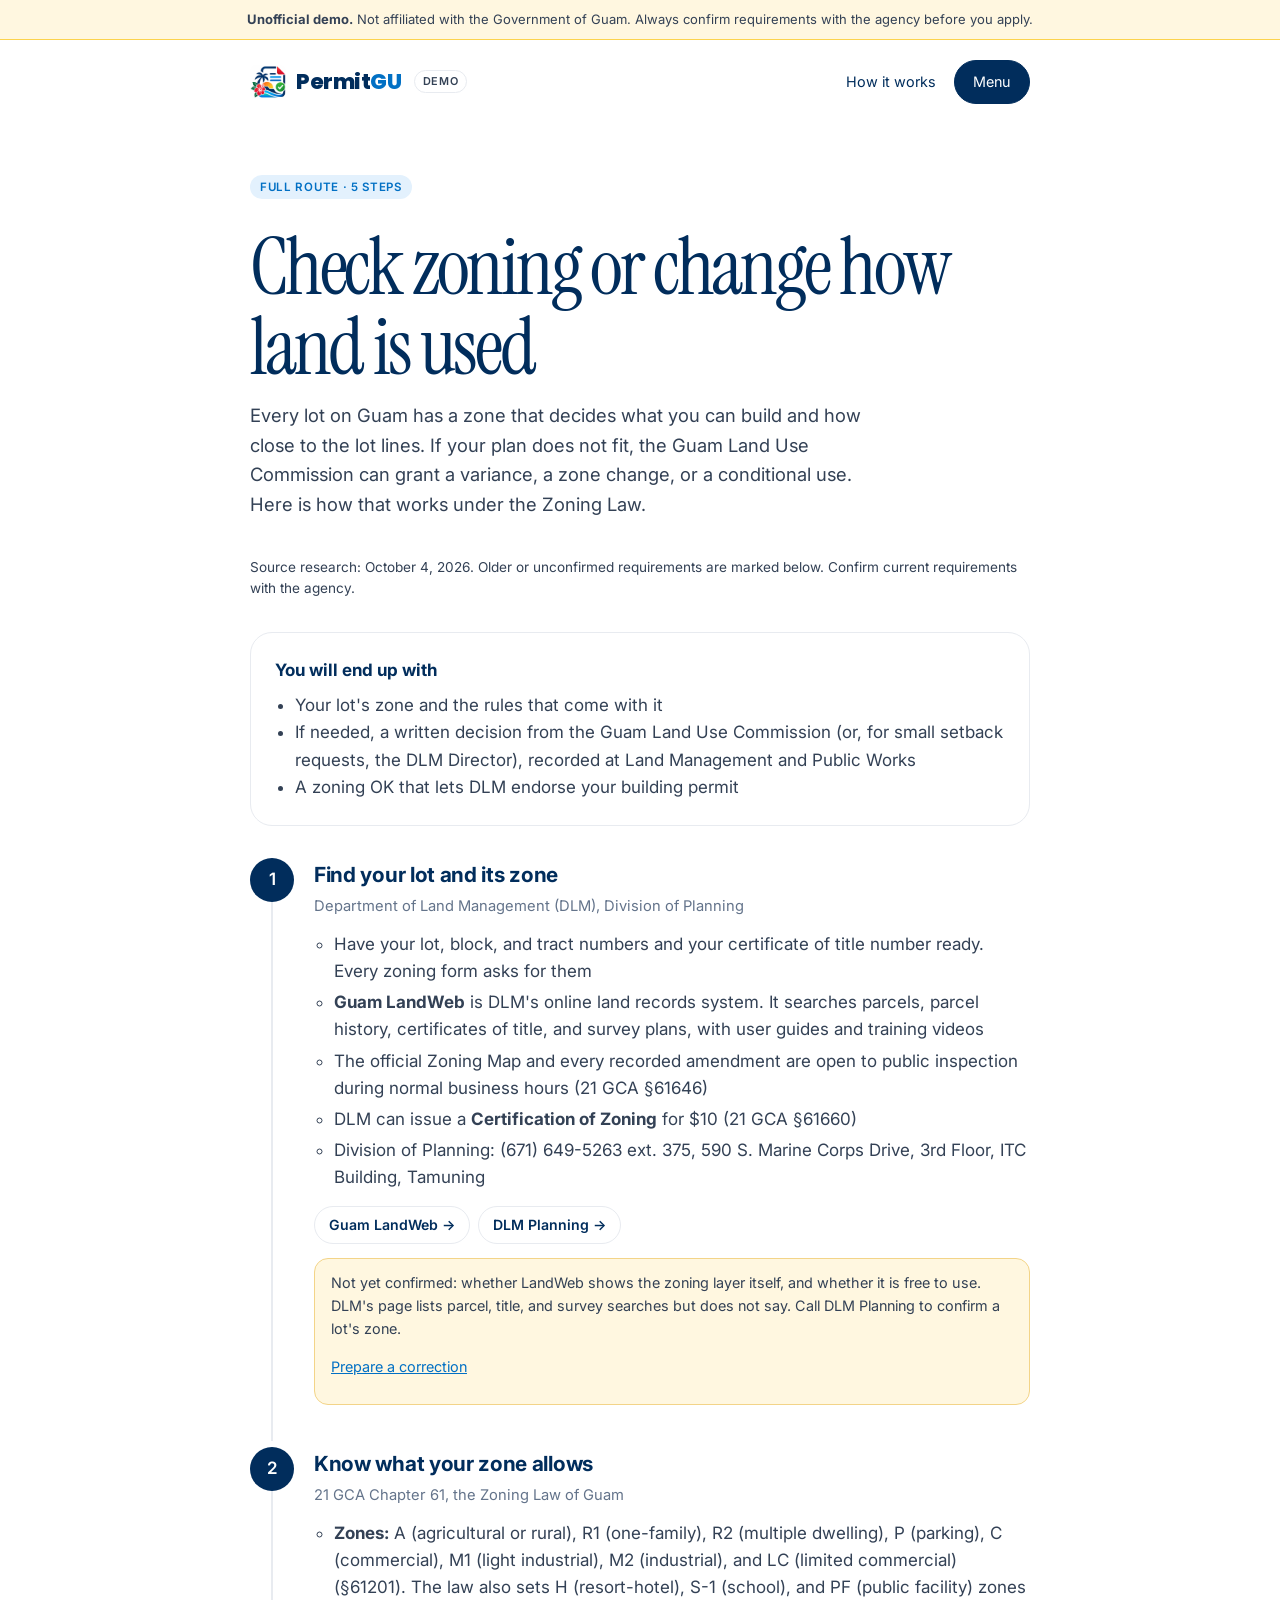
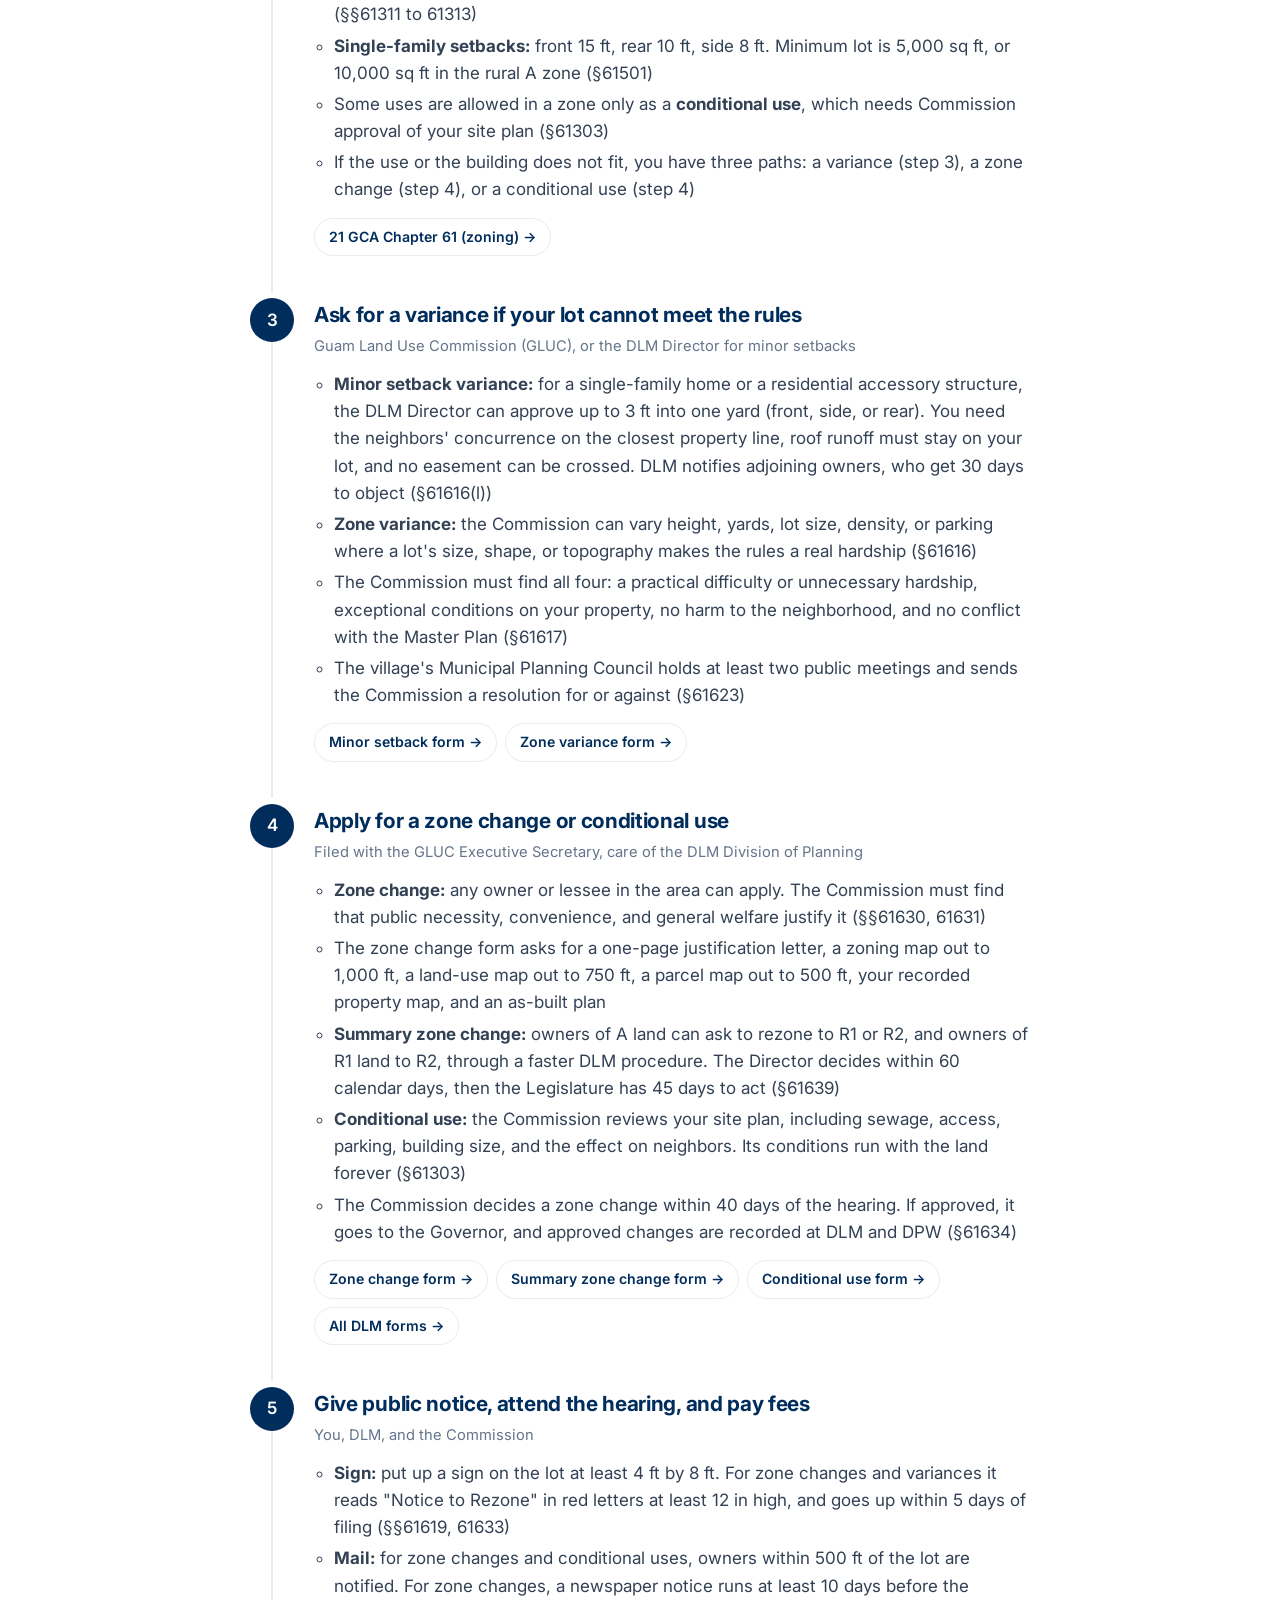
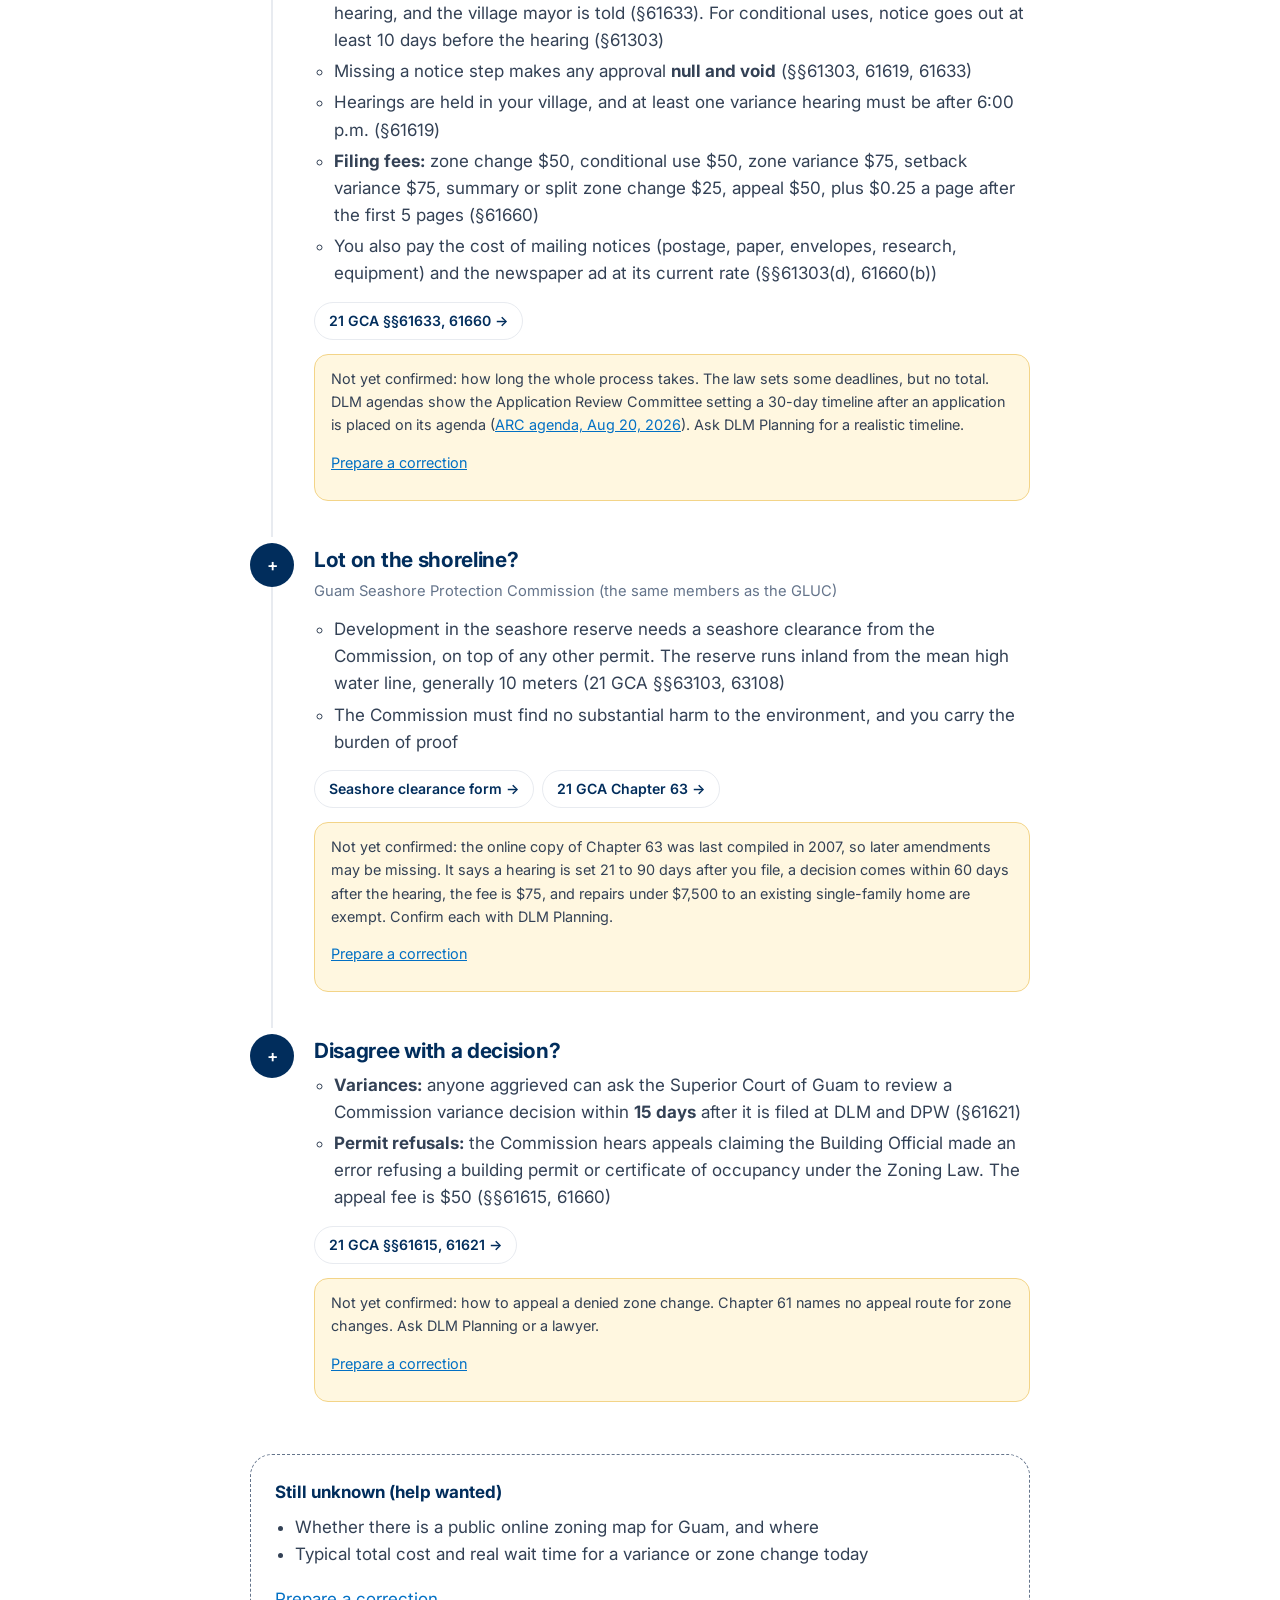
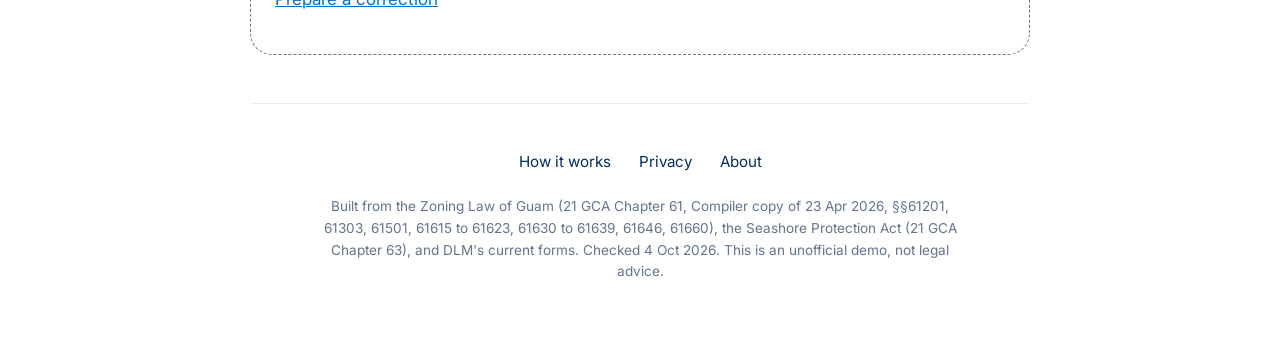
<file: zoning.html>
<!doctype html>
<html lang="en">
<head>
<meta charset="utf-8">
<meta name="viewport" content="width=device-width, initial-scale=1">
<title>Check Zoning or Change How Land Is Used on Guam | PermitGU (unofficial demo)</title>
<meta name="description" content="Unofficial, plain-language route for zoning on Guam: find your lot's zone, setbacks, minor setback variances, zone variances, zone changes, conditional uses, public notice, fees, seashore permits, and appeals. Not a Government of Guam website.">
<link rel="preconnect" href="https://fonts.googleapis.com"><link rel="preconnect" href="https://fonts.gstatic.com" crossorigin>
<link href="https://fonts.googleapis.com/css2?family=Instrument+Serif&family=Inter:wght@400;500;600&family=Poppins:wght@700;800&display=swap" rel="stylesheet">
<link rel="icon" href="favicon-48.png" type="image/png">
<link rel="apple-touch-icon" href="apple-touch-icon.png">
<meta name="theme-color" content="#012d5c">
<link rel="canonical" href="https://permitgu.vercel.app/zoning">
<meta property="og:type" content="website">
<meta property="og:site_name" content="PermitGU">
<meta property="og:url" content="https://permitgu.vercel.app/zoning">
<meta property="og:title" content="Check Zoning or Change How Land Is Used on Guam | PermitGU (unofficial demo)">
<meta property="og:description" content="Unofficial, plain-language route for zoning on Guam: find your lot's zone, setbacks, minor setback variances, zone variances, zone changes, conditional uses, public notice, fees, seashore permits, and appeals. Not a Government of Guam website.">
<meta property="og:image" content="https://permitgu.vercel.app/social-preview.png">
<meta property="og:image:width" content="1200">
<meta property="og:image:height" content="630">
<meta property="og:image:alt" content="PermitGU, an unofficial Guam permit guide">
<meta name="twitter:card" content="summary_large_image">
<link rel="stylesheet" href="styles.css">
<script data-posthog-fleet>(function(){if(window.__posthogFleet)return;window.__posthogFleet=1;var s=document.createElement('script');s.async=true;s.src='https://us-assets.i.posthog.com/static/array.js';s.onload=function(){if(!window.posthog||!window.posthog.init)return;window.posthog.init('phc_FCpCP9mIsb9IcxpX0Qqi6FmJ48sVvscAYIrZmtRHIq4',{api_host:'https://us.i.posthog.com',person_profiles:'identified_only',capture_pageview:'history_change',capture_pageleave:true,autocapture:false,disable_session_recording:true,disable_surveys:true,loaded:function(p){p.register({site:location.hostname})}});};document.head.appendChild(s);})();</script>
</head>
<body>
<a class="skip" href="#main">Skip to main content</a>
<div class="demo"><strong>Unofficial demo.</strong> Not affiliated with the Government of Guam. Always confirm requirements with the agency before you apply.</div>
<div class="wrap" style="max-width:820px">
<nav class="nav"><a class="brand" href="/" aria-label="PermitGU home"><img class="mark" src="logo-mark.png" width="36" height="36" alt=""><span class="wm">Permit<b>GU</b></span><span class="demo-pill">Demo</span></a><a class="pill" href="/#all">&larr; All permits</a></nav>

<main id="main">
<header class="route-hero">
<span class="tag">Full route &middot; 5 steps</span>
<h1>Check zoning or change how land is used</h1>
<p>Every lot on Guam has a zone that decides what you can build and how close to the lot lines. If your plan does not fit, the Guam Land Use Commission can grant a variance, a zone change, or a conditional use. Here is how that works under the Zoning Law.</p>
</header>
<p class="source-date">Source research: <time datetime="2026-10-04">October 4, 2026</time>. Older or unconfirmed requirements are marked below. Confirm current requirements with the agency.</p>

<div class="summary"><strong>You will end up with</strong>
<ul><li>Your lot's zone and the rules that come with it</li><li>If needed, a written decision from the Guam Land Use Commission (or, for small setback requests, the DLM Director), recorded at Land Management and Public Works</li><li>A zoning OK that lets DLM endorse your building permit</li></ul></div>

<ol class="steps">
<li><span class="num">1</span><h2>Find your lot and its zone</h2>
<p class="who">Department of Land Management (DLM), Division of Planning</p>
<ul>
<li>Have your lot, block, and tract numbers and your certificate of title number ready. Every zoning form asks for them</li>
<li><strong>Guam LandWeb</strong> is DLM's online land records system. It searches parcels, parcel history, certificates of title, and survey plans, with user guides and training videos</li>
<li>The official Zoning Map and every recorded amendment are open to public inspection during normal business hours (21 GCA &sect;61646)</li>
<li>DLM can issue a <strong>Certification of Zoning</strong> for $10 (21 GCA &sect;61660)</li>
<li>Division of Planning: (671) 649-5263 ext. 375, 590 S. Marine Corps Drive, 3rd Floor, ITC Building, Tamuning</li>
</ul>
<div class="links"><a href="https://dlm.guam.gov/egislwapp/" target="_blank" rel="noopener">Guam LandWeb &rarr;</a><a href="https://dlm.guam.gov/division-of-planning/" target="_blank" rel="noopener">DLM Planning &rarr;</a></div>
<div class="check">Not yet confirmed: whether LandWeb shows the zoning layer itself, and whether it is free to use. DLM's page lists parcel, title, and survey searches but does not say. Call DLM Planning to confirm a lot's zone.</div></li>

<li><span class="num">2</span><h2>Know what your zone allows</h2>
<p class="who">21 GCA Chapter 61, the Zoning Law of Guam</p>
<ul>
<li><strong>Zones:</strong> A (agricultural or rural), R1 (one-family), R2 (multiple dwelling), P (parking), C (commercial), M1 (light industrial), M2 (industrial), and LC (limited commercial) (&sect;61201). The law also sets H (resort-hotel), S-1 (school), and PF (public facility) zones (&sect;&sect;61311 to 61313)</li>
<li><strong>Single-family setbacks:</strong> front 15 ft, rear 10 ft, side 8 ft. Minimum lot is 5,000 sq ft, or 10,000 sq ft in the rural A zone (&sect;61501)</li>
<li>Some uses are allowed in a zone only as a <strong>conditional use</strong>, which needs Commission approval of your site plan (&sect;61303)</li>
<li>If the use or the building does not fit, you have three paths: a variance (step 3), a zone change (step 4), or a conditional use (step 4)</li>
</ul>
<div class="links"><a href="https://col.guamcourts.gov/sites/default/files/21gc061_Q.pdf" target="_blank" rel="noopener">21 GCA Chapter 61 (zoning) &rarr;</a></div></li>

<li><span class="num">3</span><h2>Ask for a variance if your lot cannot meet the rules</h2>
<p class="who">Guam Land Use Commission (GLUC), or the DLM Director for minor setbacks</p>
<ul>
<li><strong>Minor setback variance:</strong> for a single-family home or a residential accessory structure, the DLM Director can approve up to 3 ft into one yard (front, side, or rear). You need the neighbors' concurrence on the closest property line, roof runoff must stay on your lot, and no easement can be crossed. DLM notifies adjoining owners, who get 30 days to object (&sect;61616(l))</li>
<li><strong>Zone variance:</strong> the Commission can vary height, yards, lot size, density, or parking where a lot's size, shape, or topography makes the rules a real hardship (&sect;61616)</li>
<li>The Commission must find all four: a practical difficulty or unnecessary hardship, exceptional conditions on your property, no harm to the neighborhood, and no conflict with the Master Plan (&sect;61617)</li>
<li>The village's Municipal Planning Council holds at least two public meetings and sends the Commission a resolution for or against (&sect;61623)</li>
</ul>
<div class="links"><a href="https://dlm.guam.gov/wp-dlm-content/uploads/2024/02/DLM-FORM03_MinorSetbackVariance-2020.pdf" target="_blank" rel="noopener">Minor setback form &rarr;</a><a href="https://dlm.guam.gov/wp-dlm-content/uploads/2025/04/GLUC-Form-03_ZoneVariance-2020.pdf" target="_blank" rel="noopener">Zone variance form &rarr;</a></div></li>

<li><span class="num">4</span><h2>Apply for a zone change or conditional use</h2>
<p class="who">Filed with the GLUC Executive Secretary, care of the DLM Division of Planning</p>
<ul>
<li><strong>Zone change:</strong> any owner or lessee in the area can apply. The Commission must find that public necessity, convenience, and general welfare justify it (&sect;&sect;61630, 61631)</li>
<li>The zone change form asks for a one-page justification letter, a zoning map out to 1,000 ft, a land-use map out to 750 ft, a parcel map out to 500 ft, your recorded property map, and an as-built plan</li>
<li><strong>Summary zone change:</strong> owners of A land can ask to rezone to R1 or R2, and owners of R1 land to R2, through a faster DLM procedure. The Director decides within 60 calendar days, then the Legislature has 45 days to act (&sect;61639)</li>
<li><strong>Conditional use:</strong> the Commission reviews your site plan, including sewage, access, parking, building size, and the effect on neighbors. Its conditions run with the land forever (&sect;61303)</li>
<li>The Commission decides a zone change within 40 days of the hearing. If approved, it goes to the Governor, and approved changes are recorded at DLM and DPW (&sect;61634)</li>
</ul>
<div class="links"><a href="https://dlm.guam.gov/wp-dlm-content/uploads/2025/01/8b.-GLUC-Form-02_ZoneChange-2025.pdf" target="_blank" rel="noopener">Zone change form &rarr;</a><a href="https://dlm.guam.gov/wp-dlm-content/uploads/2025/01/DLM-FORM01_SummaryZoneChange-2020.pdf" target="_blank" rel="noopener">Summary zone change form &rarr;</a><a href="https://dlm.guam.gov/wp-dlm-content/uploads/2024/01/GLUC-Form-01_ConditionalUse-2020.pdf" target="_blank" rel="noopener">Conditional use form &rarr;</a><a href="https://dlm.guam.gov/applications-and-forms/" target="_blank" rel="noopener">All DLM forms &rarr;</a></div></li>

<li><span class="num">5</span><h2>Give public notice, attend the hearing, and pay fees</h2>
<p class="who">You, DLM, and the Commission</p>
<ul>
<li><strong>Sign:</strong> put up a sign on the lot at least 4 ft by 8 ft. For zone changes and variances it reads "Notice to Rezone" in red letters at least 12 in high, and goes up within 5 days of filing (&sect;&sect;61619, 61633)</li>
<li><strong>Mail:</strong> for zone changes and conditional uses, owners within 500 ft of the lot are notified. For zone changes, a newspaper notice runs at least 10 days before the hearing, and the village mayor is told (&sect;61633). For conditional uses, notice goes out at least 10 days before the hearing (&sect;61303)</li>
<li>Missing a notice step makes any approval <strong>null and void</strong> (&sect;&sect;61303, 61619, 61633)</li>
<li>Hearings are held in your village, and at least one variance hearing must be after 6:00 p.m. (&sect;61619)</li>
<li><strong>Filing fees:</strong> zone change $50, conditional use $50, zone variance $75, setback variance $75, summary or split zone change $25, appeal $50, plus $0.25 a page after the first 5 pages (&sect;61660)</li>
<li>You also pay the cost of mailing notices (postage, paper, envelopes, research, equipment) and the newspaper ad at its current rate (&sect;&sect;61303(d), 61660(b))</li>
</ul>
<div class="links"><a href="https://col.guamcourts.gov/sites/default/files/21gc061_Q.pdf" target="_blank" rel="noopener">21 GCA &sect;&sect;61633, 61660 &rarr;</a></div>
<div class="check">Not yet confirmed: how long the whole process takes. The law sets some deadlines, but no total. DLM agendas show the Application Review Committee setting a 30-day timeline after an application is placed on its agenda (<a href="https://dlm.guam.gov/wp-dlm-content/uploads/2026/08/AUG202026-Final.pdf" target="_blank" rel="noopener">ARC agenda, Aug 20, 2026</a>). Ask DLM Planning for a realistic timeline.</div></li>

<li><span class="num">+</span><h2>Lot on the shoreline?</h2>
<p class="who">Guam Seashore Protection Commission (the same members as the GLUC)</p>
<ul>
<li>Development in the seashore reserve needs a seashore clearance from the Commission, on top of any other permit. The reserve runs inland from the mean high water line, generally 10 meters (21 GCA &sect;&sect;63103, 63108)</li>
<li>The Commission must find no substantial harm to the environment, and you carry the burden of proof</li>
</ul>
<div class="links"><a href="https://dlm.guam.gov/wp-dlm-content/uploads/2024/01/GSPC-Form-01_SeashoreClearance-2019-2020.pdf" target="_blank" rel="noopener">Seashore clearance form &rarr;</a><a href="https://col.guamcourts.gov/sites/default/files/21gc063.pdf" target="_blank" rel="noopener">21 GCA Chapter 63 &rarr;</a></div>
<div class="check">Not yet confirmed: the online copy of Chapter 63 was last compiled in 2007, so later amendments may be missing. It says a hearing is set 21 to 90 days after you file, a decision comes within 60 days after the hearing, the fee is $75, and repairs under $7,500 to an existing single-family home are exempt. Confirm each with DLM Planning.</div></li>

<li><span class="num">+</span><h2>Disagree with a decision?</h2>
<ul>
<li><strong>Variances:</strong> anyone aggrieved can ask the Superior Court of Guam to review a Commission variance decision within <strong>15 days</strong> after it is filed at DLM and DPW (&sect;61621)</li>
<li><strong>Permit refusals:</strong> the Commission hears appeals claiming the Building Official made an error refusing a building permit or certificate of occupancy under the Zoning Law. The appeal fee is $50 (&sect;&sect;61615, 61660)</li>
</ul>
<div class="links"><a href="https://col.guamcourts.gov/sites/default/files/21gc061_Q.pdf" target="_blank" rel="noopener">21 GCA &sect;&sect;61615, 61621 &rarr;</a></div>
<div class="check">Not yet confirmed: how to appeal a denied zone change. Chapter 61 names no appeal route for zone changes. Ask DLM Planning or a lawyer.</div></li>
</ol>

<div class="open"><strong>Still unknown (help wanted)</strong>
<ul>
<li>Whether there is a public online zoning map for Guam, and where</li>
<li>Typical total cost and real wait time for a variance or zone change today</li>
</ul></div>

</main>
<footer class="foot">
<nav aria-label="Footer"><a href="/how-it-works">How it works</a><a href="/privacy">Privacy</a><a href="/about">About</a></nav>
<p>Built from the Zoning Law of Guam (21 GCA Chapter 61, Compiler copy of 23 Apr 2026, &sect;&sect;61201, 61303, 61501, 61615 to 61623, 61630 to 61639, 61646, 61660), the Seashore Protection Act (21 GCA Chapter 63), and DLM's current forms. Checked 4 Oct 2026. This is an unofficial demo, not legal advice.</p>
</footer>
</div>
<script src="menu.js" defer></script>
</body>
</html>
</file>
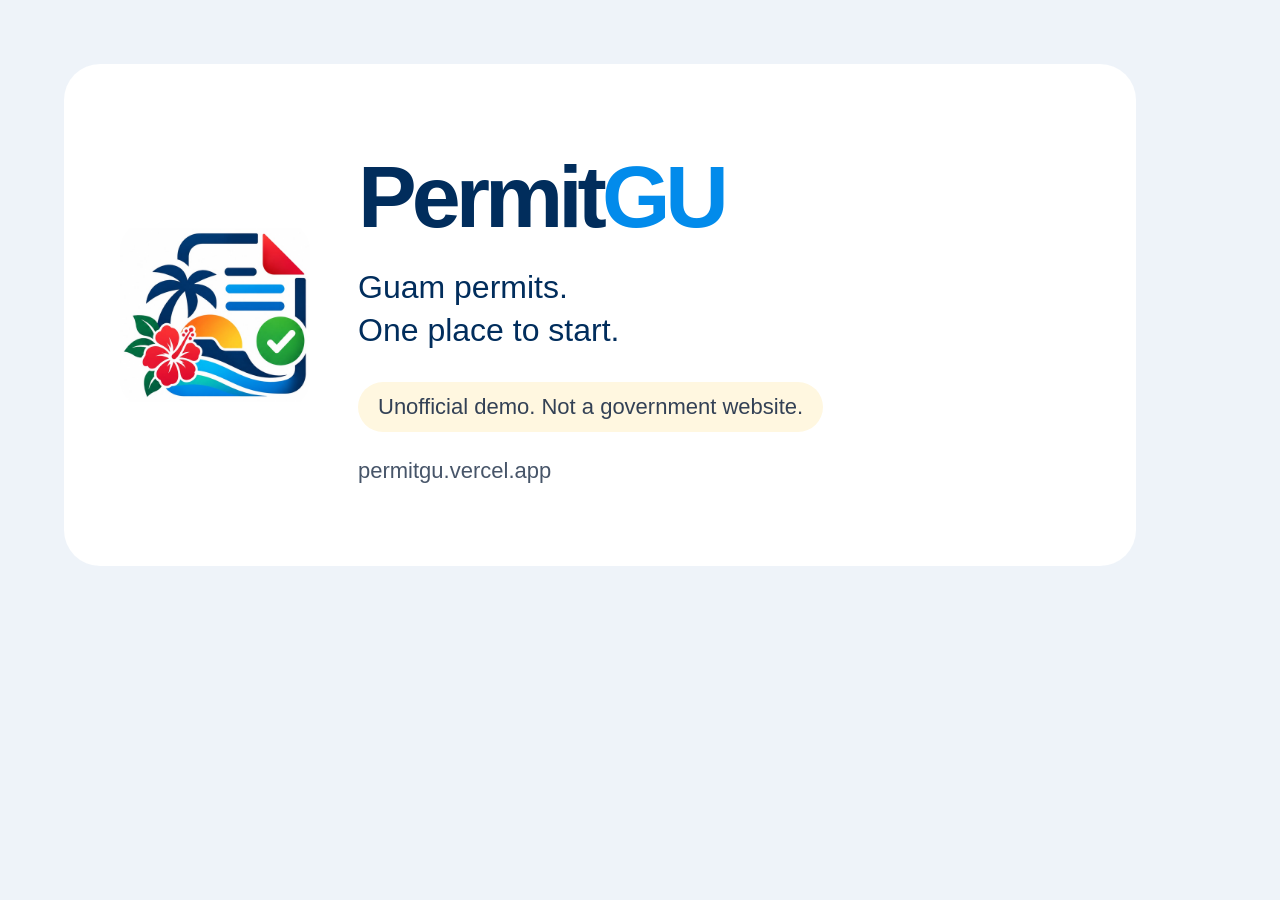
<file: tools/social-preview.html>
<!doctype html>
<html lang="en">
<head><meta charset="utf-8"><title>PermitGU share preview</title>
<style>
*{box-sizing:border-box}body{margin:0;width:1200px;height:630px;background:#eef3f9;color:#012d5c;font-family:Arial,sans-serif;padding:64px;display:flex;align-items:center}
.card{width:100%;height:100%;background:#fff;border-radius:36px;padding:56px;display:flex;align-items:center;gap:48px}
img{width:190px;height:190px;border-radius:32px}h1{font-size:88px;letter-spacing:-5px;margin:0 0 18px;font-weight:800}h1 span{color:#028beb}
p{font-size:32px;line-height:1.35;margin:0 0 30px;max-width:650px}.demo{display:inline-block;padding:12px 20px;border-radius:999px;background:#fff7e0;color:#334155;font-size:22px}.url{font-size:22px;color:#475569;margin-top:26px}
</style></head>
<body><div class="card"><img src="/icon-512.png" alt=""><div><h1>Permit<span>GU</span></h1><p>Guam permits.<br>One place to start.</p><span class="demo">Unofficial demo. Not a government website.</span><div class="url">permitgu.vercel.app</div></div></div></body>
</html>
</file>
<file: styles.css>
:root{
  --ink:#000c1f;--ink2:#334155;--muted:#64748b;--line:#e8ebf0;--soft:#f5f7fa;
  --bg:#ffffff;--accent:#0b5f7a;--accent-soft:#e6f2f5;--warn:#fff7e0;--warnline:#f3d488;
  --serif:"Instrument Serif","Times New Roman",Times,serif;
  --sans:"Inter",system-ui,-apple-system,"Segoe UI",Arial,sans-serif;
}
@media (prefers-color-scheme:dark){:root{
  --ink:#f1f5f9;--ink2:#cbd5e1;--muted:#94a3b8;--line:#1e293b;--soft:#0f172a;
  --bg:#020817;--accent:#67c3dc;--accent-soft:#0c2a33;--warn:#2a2108;--warnline:#5c4712;
}}
*{box-sizing:border-box}
html{-webkit-text-size-adjust:100%}
body{margin:0;font:17px/1.6 var(--sans);color:var(--ink);background:var(--bg);-webkit-font-smoothing:antialiased}
a{color:var(--accent)}
.demo{background:var(--warn);border-bottom:1px solid var(--warnline);padding:9px 16px;font-size:13px;text-align:center;color:var(--ink2)}
.wrap{max-width:1040px;margin:0 auto;padding:0 20px}
.nav{display:flex;justify-content:space-between;align-items:center;padding:20px 0}
.brand{font-family:var(--serif);font-size:1.6rem;color:var(--ink);text-decoration:none;letter-spacing:-.01em}
.nav a.pill{font-size:.9rem}
.pill{display:inline-block;border:1px solid var(--line);border-radius:999px;padding:8px 16px;text-decoration:none;color:var(--ink);background:var(--bg)}
.pill:hover{border-color:var(--ink2)}

/* hero */
.hero{text-align:center;padding:72px 0 40px}
.hero h1{font-family:var(--serif);font-weight:400;font-size:clamp(3.2rem,11vw,7rem);line-height:.95;letter-spacing:-.045em;margin:0}
.hero p.lede{font-size:clamp(1.05rem,2.4vw,1.3rem);color:var(--ink2);margin:20px auto 36px;max-width:560px}
.ask{position:relative;max-width:680px;margin:0 auto}
.ask input{width:100%;font:inherit;font-size:1.1rem;padding:20px 64px 20px 26px;border:1px solid var(--line);border-radius:999px;background:var(--bg);color:var(--ink);box-shadow:0 12px 40px -12px rgba(0,12,31,.18);outline:none;transition:border-color .2s,box-shadow .2s}
.ask input:focus{border-color:var(--accent);box-shadow:0 12px 40px -10px rgba(11,95,122,.35)}
.ask button{position:absolute;right:8px;top:50%;transform:translateY(-50%);width:46px;height:46px;border-radius:999px;border:0;background:var(--ink);color:var(--bg);font-size:1.2rem;cursor:pointer}
.tries{display:flex;flex-wrap:wrap;gap:8px;justify-content:center;margin:20px auto 0;max-width:720px}
.tries button{font:inherit;font-size:.88rem;border:1px solid var(--line);background:var(--soft);color:var(--ink2);border-radius:999px;padding:7px 14px;cursor:pointer}
.tries button:hover{border-color:var(--ink2);color:var(--ink)}
.none{display:none;text-align:center;color:var(--muted);margin-top:28px}

/* sections */
.sec{padding:56px 0}
.sec h2.big{font-family:var(--serif);font-weight:400;font-size:clamp(2.2rem,6vw,3.6rem);letter-spacing:-.035em;line-height:1;margin:0 0 12px}
.sec p.sub{color:var(--ink2);margin:0 0 32px;max-width:600px}
.grid{display:grid;grid-template-columns:repeat(auto-fill,minmax(290px,1fr));gap:16px}
.card{display:flex;flex-direction:column;border:1px solid var(--line);border-radius:22px;padding:24px;background:var(--bg);transition:border-color .2s,transform .2s}
.card:hover{border-color:var(--ink2);transform:translateY(-2px)}
.card .ico{font-size:1.6rem;margin-bottom:12px}
.card h3{font-size:1.15rem;margin:0 0 6px;letter-spacing:-.01em}
.card p{color:var(--ink2);font-size:.95rem;margin:0 0 14px}
.card ol{margin:0 0 18px;padding-left:20px;font-size:.92rem;color:var(--ink2)}
.card ol li{margin-bottom:4px}
.card .go{margin-top:auto;display:flex;flex-wrap:wrap;gap:8px}
.card .go a{font-size:.88rem;font-weight:600;text-decoration:none}
.card .go a.primary{background:var(--ink);color:var(--bg);border-radius:999px;padding:8px 16px}
.card .go a.sec2{border:1px solid var(--line);border-radius:999px;padding:7px 14px;color:var(--ink)}
.tag{display:inline-block;font-size:.72rem;font-weight:600;text-transform:uppercase;letter-spacing:.06em;color:var(--accent);background:var(--accent-soft);border-radius:999px;padding:3px 10px;margin-bottom:12px;align-self:flex-start}

.band{background:var(--soft);border-radius:28px;padding:48px 32px;text-align:center}
.band h2{font-family:var(--serif);font-weight:400;font-size:clamp(2rem,5vw,3rem);letter-spacing:-.03em;line-height:1.05;margin:0 0 12px}
.band p{color:var(--ink2);max-width:560px;margin:0 auto}
.three{display:grid;grid-template-columns:repeat(auto-fit,minmax(240px,1fr));gap:28px;margin-top:8px}
.three h3{font-size:1.05rem;margin:0 0 6px}.three p{color:var(--ink2);font-size:.95rem;margin:0}

/* route page */
.route-hero{padding:48px 0 24px}
.route-hero h1{font-family:var(--serif);font-weight:400;font-size:clamp(2.8rem,8vw,5rem);letter-spacing:-.04em;line-height:1;margin:16px 0 14px}
.route-hero p{color:var(--ink2);font-size:1.15rem;max-width:620px;margin:0}
.summary{border:1px solid var(--line);border-radius:22px;padding:24px;margin:32px 0}
.summary ul{margin:8px 0 0;padding-left:20px;color:var(--ink2)}
.steps{list-style:none;margin:0;padding:0;position:relative}
.steps>li{position:relative;padding:0 0 36px 64px}
.steps>li:before{content:"";position:absolute;left:21px;top:44px;bottom:0;width:2px;background:var(--line)}
.steps>li:last-child:before{display:none}
.num{position:absolute;left:0;top:0;width:44px;height:44px;border-radius:999px;background:var(--ink);color:var(--bg);display:flex;align-items:center;justify-content:center;font-weight:600}
.steps h2{font-size:1.3rem;letter-spacing:-.015em;margin:6px 0 4px}
.who{color:var(--muted);font-size:.92rem;margin:0 0 12px}
.steps ul{margin:0 0 14px;padding-left:20px;color:var(--ink2)}
.steps ul li{margin-bottom:4px}
.links{display:flex;flex-wrap:wrap;gap:8px}
.links a{font-size:.88rem;font-weight:600;text-decoration:none;border:1px solid var(--line);border-radius:999px;padding:7px 14px;color:var(--ink)}
.links a:hover{border-color:var(--ink2)}
.check{background:var(--warn);border:1px solid var(--warnline);border-radius:14px;padding:12px 16px;font-size:.9rem;margin-top:14px;color:var(--ink2)}
.open{border:1px dashed var(--muted);border-radius:22px;padding:24px;margin:16px 0 0}
.open ul{margin:8px 0 0;padding-left:20px;color:var(--ink2)}

footer{color:var(--muted);font-size:.85rem;padding:48px 0 64px;border-top:1px solid var(--line);margin-top:48px}
@media (max-width:560px){.hero{padding:44px 0 28px}.band{padding:36px 20px}.steps>li{padding-left:56px}}
.brand{display:inline-flex;align-items:center;gap:10px}
.brand .flag{display:block;width:30px;height:auto;border-radius:3px;box-shadow:0 0 0 1px rgba(0,12,31,.08)}

/* ---- america.gov-style sections (v2) ---- */
.brand .demo-pill{font-family:var(--sans);font-size:.68rem;font-weight:600;letter-spacing:.06em;text-transform:uppercase;color:var(--ink2);border:1px solid var(--line);border-radius:999px;padding:2px 8px;margin-left:2px}
.navlinks{display:flex;gap:6px;align-items:center}
.navlinks a{font-size:.9rem;color:var(--ink);text-decoration:none;padding:8px 12px;border-radius:999px}
.navlinks a:hover{background:var(--soft)}
.try{margin-top:18px;color:var(--muted);font-size:.95rem;min-height:1.6em}
.try button{font:inherit;color:var(--ink2);background:none;border:0;padding:0;cursor:pointer;text-decoration:underline;text-decoration-color:var(--line);text-underline-offset:4px;transition:opacity .35s}
.try button:hover{color:var(--ink)}
.results{max-width:1040px;margin:0 auto}
.statement{font-family:var(--serif);font-weight:400;font-size:clamp(2.2rem,6.4vw,4.6rem);line-height:1.02;letter-spacing:-.035em;text-align:center;max-width:980px;margin:0 auto;padding:72px 0}
.statement em{font-style:normal;color:var(--accent)}
.split{display:grid;grid-template-columns:1fr 1fr;gap:48px;align-items:center;padding:40px 0}
.split h2{font-family:var(--serif);font-weight:400;font-size:clamp(2.4rem,5.6vw,4rem);line-height:1;letter-spacing:-.035em;margin:0 0 14px}
.split p{color:var(--ink2);font-size:1.1rem;margin:0 0 18px}
.mosaic{background:#000c1f;border-radius:32px;padding:28px;display:flex;flex-wrap:wrap;gap:10px;align-content:center;justify-content:center;min-height:340px;overflow:hidden}
.mosaic span{font-size:.85rem;color:#dbe7f3;background:rgba(255,255,255,.07);border:1px solid rgba(255,255,255,.12);border-radius:999px;padding:8px 14px;animation:drift 9s ease-in-out infinite}
.mosaic span:nth-child(3n){animation-delay:-3s}.mosaic span:nth-child(3n+1){animation-delay:-6s}
@keyframes drift{0%,100%{transform:translateY(0)}50%{transform:translateY(-6px)}}
@media (prefers-reduced-motion:reduce){.mosaic span{animation:none}}
.features{display:grid;grid-template-columns:repeat(3,1fr);gap:16px;padding:24px 0 56px}
.feature{background:var(--soft);border-radius:28px;padding:32px 28px}
.feature .fi{font-size:1.6rem;margin-bottom:18px}
.feature h3{font-size:1.25rem;letter-spacing:-.015em;margin:0 0 8px}
.feature p{color:var(--ink2);margin:0 0 14px;font-size:.98rem}
.feature a{font-weight:600;font-size:.92rem;text-decoration:none}
.coming{padding:24px 0 40px}
.coming h2{font-family:var(--serif);font-weight:400;font-size:clamp(2.4rem,5.6vw,4rem);letter-spacing:-.035em;line-height:1;margin:0 0 12px;text-align:center}
.coming>p{color:var(--ink2);text-align:center;max-width:560px;margin:0 auto 32px}
.previews{display:grid;grid-template-columns:repeat(auto-fit,minmax(230px,1fr));gap:14px}
.preview{border:1px solid var(--line);border-radius:22px;padding:22px;background:var(--bg)}
.preview .pv{background:var(--soft);border-radius:14px;padding:14px;margin-bottom:14px;font-size:.85rem;color:var(--ink2)}
.preview .pv b{color:var(--ink);font-weight:600}
.bar{height:6px;border-radius:999px;background:var(--line);margin:8px 0 4px;overflow:hidden}.bar i{display:block;height:100%;background:var(--accent);border-radius:999px}
.preview h3{font-size:1rem;margin:0 0 4px}.preview p{color:var(--muted);font-size:.9rem;margin:0}
.svc{border:1px solid var(--line);border-radius:18px;padding:18px 20px;text-decoration:none;color:var(--ink);display:flex;gap:14px;align-items:flex-start;transition:border-color .2s}
.svc:hover{border-color:var(--ink2)}
.svc .si{font-size:1.4rem;line-height:1}
.svc b{display:block;font-weight:600;margin-bottom:2px}
.svc small{color:var(--muted);font-size:.85rem}
.svcgrid{display:grid;grid-template-columns:repeat(auto-fill,minmax(250px,1fr));gap:12px}
.foot{border-top:1px solid var(--line);margin-top:48px;padding:40px 0 56px;text-align:center}
.foot nav{display:flex;justify-content:center;gap:8px;flex-wrap:wrap;margin-bottom:16px}
.foot nav a{color:var(--ink);text-decoration:none;padding:6px 10px;border-radius:999px;font-size:.95rem}
.foot nav a:hover{background:var(--soft)}
.foot p{color:var(--muted);font-size:.85rem;max-width:640px;margin:0 auto}
.prose{max-width:720px;margin:0 auto;padding:24px 0}
.prose h1{font-family:var(--serif);font-weight:400;font-size:clamp(3rem,9vw,5.4rem);letter-spacing:-.045em;line-height:.98;margin:24px 0 20px}
.prose h2{font-size:1.3rem;letter-spacing:-.015em;margin:36px 0 8px}
.prose p,.prose li{color:var(--ink2);font-size:1.05rem}
@media (max-width:820px){.split{grid-template-columns:1fr;gap:24px}.features{grid-template-columns:1fr}.navlinks a.hide-sm{display:none}}

/* ---- PermitGU brand (logo colors) ---- */
:root{--ink:#012d5c;--accent:#0270c4;--accent-soft:#e3f1fd;--gu:#028beb;--hib:#ea1a30;--sun:#fe971e;--ok:#2eae3e;--brand:"Poppins","Inter",system-ui,sans-serif}
@media (prefers-color-scheme:dark){:root{--ink:#eef4fb;--accent:#5fb4f5;--accent-soft:#0b2540;--gu:#4fb0f7}}
.brand .mark{width:36px;height:36px;border-radius:9px}
.wm{font-family:var(--brand);font-weight:800;letter-spacing:-.02em;font-size:1.35rem;color:var(--ink)}
.wm b,.hero-wm b{color:var(--gu);font-weight:800}
.hero-mark{display:block;margin:0 auto 18px;width:132px;height:132px;border-radius:28px}
.hero h1.hero-wm{font-family:var(--brand);font-weight:800;letter-spacing:-.045em;font-size:clamp(3.4rem,12vw,7.4rem);line-height:.95}
.ask button{background:var(--ink)}
.card .go a.primary{background:var(--ink)}
.num{background:var(--ink)}
.demo{border-bottom-color:#fcd34d}
.statement em{color:var(--gu)}
.feature .fi,.card .ico{filter:saturate(1.1)}
.tag{color:var(--accent);background:var(--accent-soft)}
@media (prefers-color-scheme:dark){.hero-mark,.brand .mark{background:#fff}}

/* ---- america.gov photo hero (v3) ---- */
.sr-only{position:absolute;width:1px;height:1px;overflow:hidden;clip:rect(0 0 0 0);white-space:nowrap}
.hero-panel{margin:12px auto 0;max-width:1240px;border-radius:40px;padding:0 24px 40px;background:linear-gradient(180deg,#eef3f9 0%,#f7f9fc 55%,#ffffff 100%)}
.hero-panel .nav{max-width:1180px;margin:0 auto;padding:22px 4px}
.pill.menu{background:var(--ink);color:#fff;border-color:var(--ink);font-weight:600}
.hero{padding:28px 0 0;text-align:center}
.hero h1.hero-wm{display:inline-flex;align-items:center;gap:.18em;justify-content:center;margin:0}
.hero h1 .hero-mark{width:.82em;height:.82em;margin:0;border-radius:.2em;box-shadow:0 10px 30px -12px rgba(1,45,92,.35)}
.hero p.lede{margin:16px auto 32px}
.stage{position:relative;max-width:760px;margin:0 auto;aspect-ratio:3/2;border-radius:36px;overflow:hidden;background:#cfdbe8;box-shadow:0 30px 60px -30px rgba(1,45,92,.45)}
.slides,.slides img{position:absolute;inset:0;width:100%;height:100%}
.slides{cursor:pointer}
.slides img{object-fit:cover;opacity:0;transform:scale(1.04);transition:opacity .9s ease,transform 6s ease}
.slides img.on{opacity:1;transform:scale(1)}
.slides:after{content:"";position:absolute;inset:0;background:linear-gradient(180deg,rgba(1,45,92,.18) 0%,rgba(1,45,92,0) 35%,rgba(1,45,92,0) 70%,rgba(1,45,92,.35) 100%);pointer-events:none}
.ask.on-photo{position:absolute;left:24px;right:24px;top:24px;max-width:none;margin:0;z-index:2}
.ask.on-photo input{background:rgba(255,255,255,.96);border-color:rgba(255,255,255,.9);box-shadow:0 10px 30px -10px rgba(0,0,0,.35);color:#012d5c}
.ask.on-photo input::placeholder{color:#475569}
.caption{position:absolute;left:28px;bottom:18px;margin:0;color:#fff;font-size:.85rem;text-shadow:0 1px 6px rgba(0,0,0,.5);z-index:2;text-align:left;pointer-events:none}
.ctrls{display:flex;justify-content:center;gap:10px;margin-top:18px}
.ctrls button{width:42px;height:42px;border-radius:999px;border:1px solid var(--line);background:#fff;color:var(--ink);font-size:1.15rem;line-height:1;cursor:pointer;box-shadow:0 4px 14px -8px rgba(1,45,92,.3)}
.ctrls button:hover{border-color:var(--ink)}
/* statement inline icons */
.ib{display:inline-flex;align-items:center;justify-content:center;vertical-align:middle;margin:0 .06em;transform:translateY(-.06em)}
.ib.arrow{border-radius:999px;background:var(--gu);color:#fff;font-family:var(--sans);font-size:.62em;width:1.45em;height:1.45em}
.ib.marks img,.ib.marks i{width:1.05em;height:1.05em;border-radius:999px;border:3px solid #fff;margin-left:-.28em;box-shadow:0 4px 12px -6px rgba(0,0,0,.4)}
.ib.marks img{margin-left:0;background:#fff}
.ib.marks i{display:inline-flex;align-items:center;justify-content:center;font-style:normal;font-family:var(--sans);font-weight:700;font-size:.2em;width:5.2em;height:5.2em;color:#fff;background:var(--ink)}
.ib.marks i+i{background:var(--ok)}
.ib.hib{font-size:.8em}
/* floating ask dock */
.dock{position:fixed;left:50%;bottom:20px;transform:translate(-50%,140%);width:min(560px,calc(100% - 32px));z-index:50;transition:transform .35s ease;margin:0}
.dock.show{transform:translate(-50%,0)}
.dock input{width:100%;font:inherit;padding:16px 60px 16px 22px;border-radius:999px;border:1px solid var(--line);background:rgba(255,255,255,.97);color:#012d5c;box-shadow:0 18px 40px -14px rgba(1,45,92,.45);outline:none}
.dock button{position:absolute;right:7px;top:50%;transform:translateY(-50%);width:42px;height:42px;border-radius:999px;border:0;background:#012d5c;color:#fff;font-size:1.1rem;cursor:pointer}
.foot .credits{margin-top:10px;font-size:.78rem}
.foot .credits a{color:var(--muted)}
@media (prefers-color-scheme:dark){
 .hero-panel{background:linear-gradient(180deg,#0b1a2e 0%,#07111f 60%,var(--bg) 100%)}
 .ctrls button{background:#0f1d31;color:var(--ink);border-color:#1e3350}
 .pill.menu{background:#eef4fb;color:#012d5c;border-color:#eef4fb}
 .ib.marks img,.ib.marks i{border-color:var(--bg)}
 .dock button,.ask button{background:#028beb}
}
@media (max-width:820px){
 .hero-panel{border-radius:28px;padding:0 12px 28px;margin:8px 8px 0}
 .stage{aspect-ratio:4/5;border-radius:28px}
 .ask.on-photo{left:12px;right:12px;top:12px}
 .ask.on-photo input{font-size:1rem;padding:16px 58px 16px 18px}
 .hero h1.hero-wm{font-size:clamp(3rem,15vw,5rem)}
}
@media (prefers-reduced-motion:reduce){.slides img{transition:opacity .2s}.dock{transition:none}}

/* ---- /ask chat view (america.gov /chat parity) ---- */
.skip{position:absolute;left:-999px;top:8px;background:#fff;padding:8px 12px;border-radius:8px;z-index:99}
.skip:focus{left:8px}
.chat-wrap{max-width:820px;padding-bottom:190px}
.thread{display:flex;flex-direction:column;gap:22px;padding:12px 0 24px;min-height:50vh}
.empty{text-align:center;padding:9vh 0 0}
.empty h1{font-family:var(--serif);font-weight:400;font-size:clamp(2.4rem,6vw,3.6rem);letter-spacing:-.035em;line-height:1.02;margin:0 0 14px}
.empty p{color:var(--ink2);max-width:560px;margin:0 auto 24px}
.suggest,.chips{display:flex;flex-wrap:wrap;gap:8px}
.suggest{justify-content:center}
.chip{font:inherit;font-size:.9rem;border:1px solid var(--line);background:var(--soft);color:var(--ink);border-radius:999px;padding:8px 14px;cursor:pointer;text-decoration:none;line-height:1.3}
.chip:hover{border-color:var(--ink2)}
.chip.strong{background:var(--ink);color:#fff;border-color:var(--ink);font-weight:600}
.msg.you{align-self:flex-end;max-width:80%;background:var(--soft);border:1px solid var(--line);padding:12px 18px;border-radius:22px 22px 6px 22px;white-space:pre-wrap}
.msg.ai{align-self:stretch;display:flex;flex-direction:column;gap:14px}
.msg.ai .body{font-size:1.05rem;line-height:1.65}
.msg.ai .body p{margin:0 0 10px}
.msg.ai .body ol,.msg.ai .body ul{margin:0 0 10px;padding-left:22px}
.msg.ai .body li{margin-bottom:6px}
.cite{display:inline-flex;align-items:center;justify-content:center;min-width:1.35em;height:1.35em;padding:0 .3em;margin-left:2px;border-radius:999px;background:var(--accent-soft);color:var(--accent);font-size:.68em;font-weight:700;text-decoration:none;vertical-align:.35em}
.cite:hover{background:var(--accent);color:#fff}
.err{color:var(--ink2);font-weight:600}
.sources h2{font-size:.78rem;text-transform:uppercase;letter-spacing:.06em;color:var(--muted);margin:0 0 8px}
.sources a{display:flex;gap:10px;align-items:center;border:1px solid var(--line);border-radius:14px;padding:10px 14px;margin-bottom:8px;text-decoration:none;color:var(--ink);font-size:.92rem}
.sources a:hover{border-color:var(--ink2)}
.sources a span{flex:none;width:22px;height:22px;border-radius:999px;background:var(--accent-soft);color:var(--accent);font-size:.75rem;font-weight:700;display:flex;align-items:center;justify-content:center}
.feedback{display:flex;align-items:center;gap:8px;color:var(--muted);font-size:.88rem}
.feedback .chip{padding:5px 10px}
.typing{display:inline-flex;gap:5px;padding:8px 0}
.typing i{width:8px;height:8px;border-radius:999px;background:var(--muted);animation:blink 1.2s infinite}
.typing i:nth-child(2){animation-delay:.2s}.typing i:nth-child(3){animation-delay:.4s}
@keyframes blink{0%,80%,100%{opacity:.25}40%{opacity:1}}
.composer{position:fixed;left:50%;bottom:16px;transform:translateX(-50%);width:min(760px,calc(100% - 24px));z-index:50;margin:0}
.composer textarea{display:block;width:100%;font:inherit;resize:none;padding:16px 108px 16px 22px;border-radius:28px;border:1.5px solid var(--ink);background:var(--bg);color:var(--ink);box-shadow:0 18px 40px -16px rgba(1,45,92,.45);outline:none;max-height:160px}
.composer .send,.composer .mic{position:absolute;top:9px;width:40px;height:40px;border-radius:999px;border:0;cursor:pointer;font-size:1.05rem}
.composer .send{right:9px;background:var(--ink);color:var(--bg)}
.composer .mic{right:54px;background:transparent;color:var(--ink)}
.composer .mic.on{background:var(--hib);color:#fff}
.composer .fine{margin:8px 0 0;text-align:center;font-size:.75rem;color:var(--muted)}
@media (prefers-color-scheme:dark){.composer .send{background:#028beb;color:#fff}.chip.strong{background:#eef4fb;color:#012d5c}}

/* ---- header Menu panel (america.gov parity) ---- */
button.pill.menu{font:inherit;font-size:.9rem;cursor:pointer;padding:8px 18px}
.menu-panel{position:fixed;inset:0;z-index:100;background:rgba(1,20,40,.45);display:flex;justify-content:flex-end}
.menu-panel[hidden]{display:none}
.menu-sheet{width:min(420px,100%);height:100%;overflow:auto;background:var(--bg);padding:20px 22px 32px;box-shadow:-20px 0 60px -20px rgba(0,0,0,.4);animation:slidein .25s ease}
@keyframes slidein{from{transform:translateX(30px);opacity:0}to{transform:none;opacity:1}}
.menu-top{display:flex;justify-content:space-between;align-items:center;margin-bottom:18px}
.menu-close{width:42px;height:42px;border-radius:999px;border:1px solid var(--line);background:var(--bg);color:var(--ink);font-size:1.5rem;line-height:1;cursor:pointer}
.menu-links a{display:block;padding:14px 16px;border-radius:16px;text-decoration:none;color:var(--ink)}
.menu-links a:hover{background:var(--soft)}
.menu-links b{display:block;font-weight:600}
.menu-links small{color:var(--muted);font-size:.85rem}
.menu-more{border-top:1px solid var(--line);margin-top:12px;padding-top:12px;display:flex;flex-wrap:wrap;gap:6px}
.menu-more a{color:var(--ink);text-decoration:none;padding:8px 12px;border-radius:999px}
.menu-more a:hover{background:var(--soft)}
.menu-note{color:var(--muted);font-size:.8rem;margin:18px 16px 0}
@media (prefers-reduced-motion:reduce){.menu-sheet{animation:none}}

[hidden]{display:none!important}
.skip{background:var(--bg);color:var(--ink)}
:focus-visible{outline:3px solid var(--accent);outline-offset:4px}
.ask input:focus-visible,.dock input:focus-visible,.composer textarea:focus-visible{outline:3px solid #0270c4;outline-offset:4px}
.wm b{color:var(--accent)}
.grid{grid-template-columns:repeat(auto-fill,minmax(min(290px,100%),1fr))}
.svcgrid{grid-template-columns:repeat(auto-fill,minmax(min(250px,100%),1fr))}
.cite{min-width:24px;min-height:24px}
@media (prefers-color-scheme:dark){
 .composer .send,.dock button,.ask button{background:#0270c4;color:#fff}
 .cite:hover{color:#012d5c}
 .ib.marks i{color:var(--bg)}
}
button:disabled{cursor:wait;opacity:.65}
.chip,.ctrls button,.menu-more a{min-height:44px;min-width:44px}
.chip{display:inline-flex;align-items:center;justify-content:center}
.msg,.sources a,.prose{overflow-wrap:anywhere}
.composer{bottom:calc(16px + env(safe-area-inset-bottom,0px))}
.dock{bottom:calc(20px + env(safe-area-inset-bottom,0px))}
.source-date{font-size:.85rem;color:var(--ink2)}
.correction-actions button{font:inherit;min-height:44px;cursor:pointer}
.card .go a{min-height:44px;display:inline-flex;align-items:center}
.brand,button.pill.menu{min-height:44px}
.photo-fallback{position:absolute;inset:0;background:linear-gradient(135deg,#e3f1fd,#eef3f9);display:flex;flex-direction:column;align-items:center;justify-content:center;padding-top:80px;color:#012d5c}
.photo-fallback img{width:100px;height:100px;border-radius:24px}
.photo-fallback p{font-size:clamp(1.1rem,3vw,1.6rem);font-weight:600;line-height:1.4;text-align:center;margin:16px 0 0}
.slides img.on:not(.loaded){opacity:0}
.correction-actions{display:flex;flex-wrap:wrap;gap:12px;margin:18px 0}
.correction-draft{width:100%;min-height:220px;padding:16px;font:inherit;color:var(--ink);background:var(--bg);border:1px solid var(--line);border-radius:16px}
@media (prefers-reduced-motion:reduce){
 *,*::before,*::after{animation:none!important;transition:none!important;scroll-behavior:auto!important}
 .card:hover{transform:none}
}
</file>
